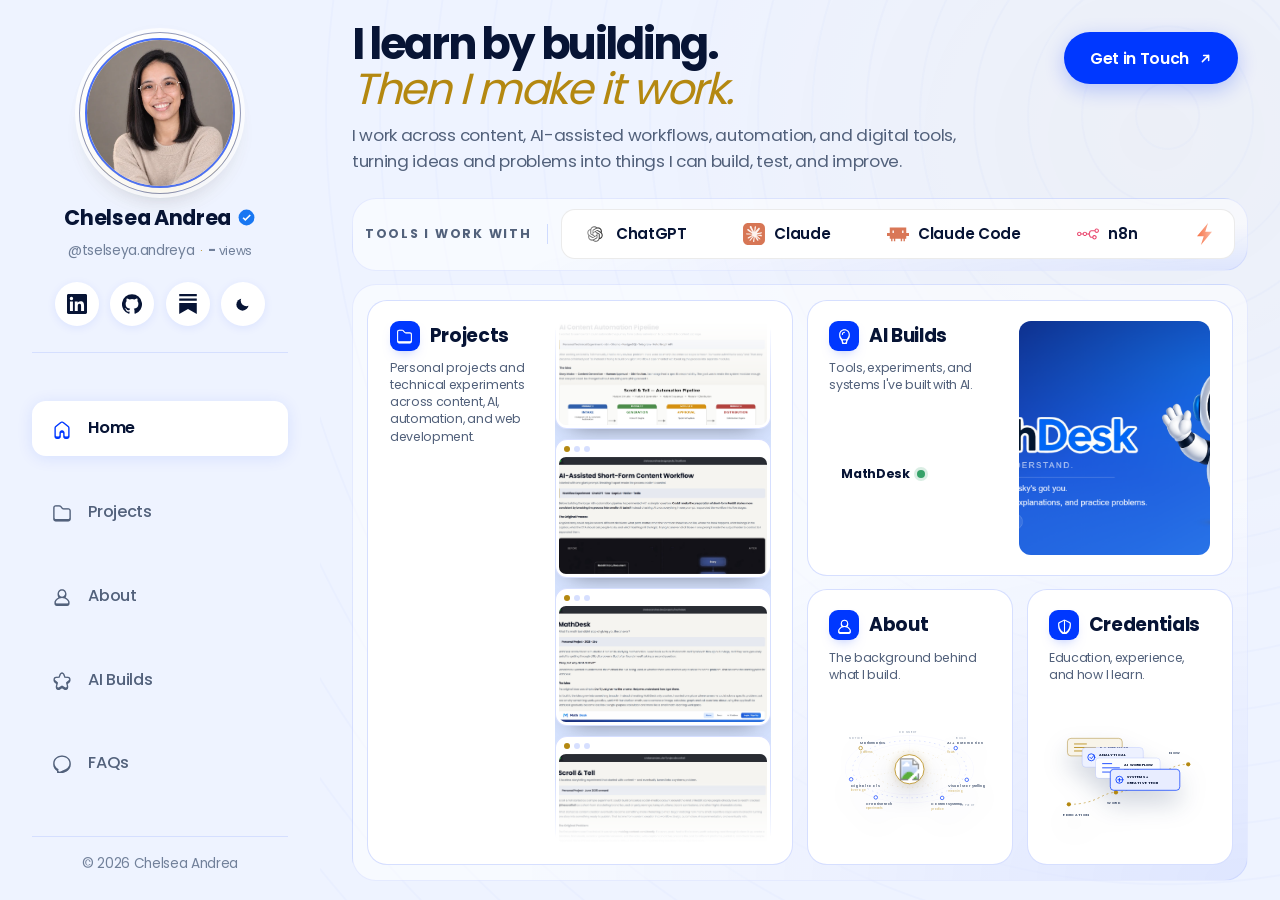
<file: index.html>
<!DOCTYPE html>
<html lang="en" data-theme="light">
<head>
<meta charset="UTF-8" />
<meta name="viewport" content="width=device-width, initial-scale=1.0, viewport-fit=cover" />
<title>Chelsea Andrea Dominguez | AI Workflow Designer</title>
<meta name="description" content="AI Workflow Designer building AI workflows, n8n automation, content systems, and personal software projects." />
<meta name="author" content="Chelsea Andrea Dominguez" />
<link rel="canonical" href="https://tselseya.github.io/chelseaandrea-dominguez/" />
<meta property="og:title" content="Chelsea Andrea Dominguez | AI Workflow Designer" />
<meta property="og:description" content="AI workflows, n8n automation, content systems, and personal software projects by Chelsea Andrea Dominguez." />
<meta property="og:type" content="website" />
<meta property="og:url" content="https://tselseya.github.io/chelseaandrea-dominguez/" />
<meta property="og:site_name" content="Chelsea Andrea Dominguez" />
<meta property="og:image" content="https://tselseya.github.io/chelseaandrea-dominguez/preview.jpg" />
<meta property="og:image:alt" content="Chelsea Andrea Dominguez | AI Workflow Designer" />
<meta property="og:image:type" content="image/jpeg" />
<meta property="og:image:width" content="1200" />
<meta property="og:image:height" content="630" />
<meta name="twitter:card" content="summary_large_image" />
<meta name="twitter:title" content="Chelsea Andrea Dominguez | AI Workflow Designer" />
<meta name="twitter:description" content="AI workflows, n8n automation, content systems, and personal software projects by Chelsea Andrea Dominguez." />
<meta name="twitter:image" content="https://tselseya.github.io/chelseaandrea-dominguez/preview.jpg" />
<meta name="twitter:image:alt" content="Chelsea Andrea Dominguez | AI Workflow Designer" />
<link rel="icon" href="favicon.png" />
<link rel="apple-touch-icon" href="favicon.png" />

<script>
(function(){try{var t=localStorage.getItem('portfolio-theme');if(t==='dark'||t==='light'){document.documentElement.setAttribute('data-theme',t);}}catch(e){}})();
</script>

<script src="https://cdn.jsdelivr.net/npm/gsap@3.13.0/dist/gsap.min.js" async></script>

<style>
@font-face{font-family:'Poppins';font-style:normal;font-weight:400;font-display:swap;src:url('./fonts/Poppins-Regular.woff2')format('woff2'),url('https://cdn.jsdelivr.net/gh/Tselseya/chelseaandrea-dominguez@main/fonts/Poppins-Regular.woff2')format('woff2')}
@font-face{font-family:'Poppins';font-style:normal;font-weight:500;font-display:swap;src:url('./fonts/Poppins-Medium.woff2')format('woff2'),url('https://cdn.jsdelivr.net/gh/Tselseya/chelseaandrea-dominguez@main/fonts/Poppins-Medium.woff2')format('woff2')}
@font-face{font-family:'Poppins';font-style:normal;font-weight:600;font-display:swap;src:url('./fonts/Poppins-SemiBold.woff2')format('woff2'),url('https://cdn.jsdelivr.net/gh/Tselseya/chelseaandrea-dominguez@main/fonts/Poppins-SemiBold.woff2')format('woff2')}
@font-face{font-family:'Poppins';font-style:normal;font-weight:700;font-display:swap;src:url('./fonts/Poppins-Bold.woff2')format('woff2'),url('https://cdn.jsdelivr.net/gh/Tselseya/chelseaandrea-dominguez@main/fonts/Poppins-Bold.woff2')format('woff2')}

:root{
  --bg:#070b14;--surface:#0b1120;--surface2:#111c32;--surface3:#182238;
  --text:#edf0f6;--muted:rgba(237,240,246,.66);--dim:rgba(237,240,246,.42);
  --border:rgba(214,227,255,.18);--border-strong:rgba(214,227,255,.24);
  --accent:#0038ff;--accent2:#d4af37;--powder:#d6e3ff;
  --verified:#1877F2;
  --radius:20px;--ease:cubic-bezier(.22,1,.36,1);
  --chrome-bg:#1c1f26;--chrome-border:rgba(255,255,255,.08);
  --outer-bg:rgba(214,227,255,.028);--outer-border:rgba(214,227,255,.09);
  --sidebar-width:320px;
  --sidebar-divider:rgba(214,227,255,.10);
  --sidebar-active-bg:var(--surface3);
  --sidebar-active-shadow:0 2px 12px rgba(0,0,0,.35);
  --sidebar-icon-color:var(--muted);
  --social-btn-bg:var(--surface2);
  --social-btn-shadow:0 2px 8px rgba(0,0,0,.25);
  --card-hover-shadow:0 24px 60px -22px rgba(0,0,0,.6), 0 8px 24px -12px rgba(0,0,0,.4);
  --frame-tint:radial-gradient(ellipse 120% 95% at 100% 100%, rgba(0,56,255,.20), transparent 68%);
  --label-color:var(--powder);
}
[data-theme="light"]{
  --bg:#eef3ff;--surface:#fff;--surface2:#d6e3ff;--surface3:#e6ecff;
  --text:#071435;--muted:#52617b;--dim:#71809a;
  --border:rgba(0,56,255,.16);--border-strong:rgba(0,56,255,.24);
  --accent:#0038ff;--accent2:#b48810;
  --chrome-bg:#e8e8ec;--chrome-border:rgba(0,0,0,.08);
  --outer-bg:rgba(255,255,255,.55);--outer-border:rgba(0,56,255,.08);
  --sidebar-divider:rgba(0,56,255,.10);
  --sidebar-active-bg:#ffffff;
  --sidebar-active-shadow:0 2px 16px rgba(0,56,255,.10);
  --social-btn-bg:#ffffff;
  --social-btn-shadow:0 2px 10px rgba(0,56,255,.08);
  --card-hover-shadow:0 24px 60px -22px rgba(0,56,255,.22), 0 8px 24px -12px rgba(0,56,255,.12);
  --frame-tint:radial-gradient(ellipse 120% 95% at 100% 100%, rgba(0,56,255,.10), transparent 68%);
  --label-color:var(--accent2);
}
*{margin:0;padding:0;box-sizing:border-box}
html{font-size:16px;scroll-behavior:smooth}
body{font-family:'Poppins',system-ui,sans-serif;background:var(--bg);color:var(--text);line-height:1.6;display:flex;min-height:100dvh;overflow:hidden;letter-spacing:-.02em;font-size:1rem}

.slab__1{opacity:1}
.slab__2{opacity:.32}

@keyframes page-fadein { from { opacity: 0 } to { opacity: 1 } }
body { animation: page-fadein .22s cubic-bezier(.22,1,.36,1) both; }

::view-transition-old(root),::view-transition-new(root){animation:none;mix-blend-mode:normal}
::view-transition-old(root){z-index:1}
::view-transition-new(root){z-index:2}
html[data-theme-sweep]::view-transition-new(root){animation:theme-sweep 1.2s cubic-bezier(.55,0,.15,1) both}
@keyframes theme-sweep{
  from{clip-path:circle(0px at var(--sweep-x,50%) var(--sweep-y,50%))}
  to{clip-path:circle(var(--sweep-r,150vmax) at var(--sweep-x,50%) var(--sweep-y,50%))}
}

.cursor-ring{position:fixed;top:0;left:0;width:36px;height:36px;display:block;border:1.5px solid #fff;border-radius:50%;background:transparent!important;mix-blend-mode:difference;pointer-events:none;z-index:9999;opacity:0;will-change:transform}
@media (hover:none),(pointer:coarse){.cursor-ring{display:none!important}}

[data-reveal]{opacity:0;transform:translateY(14px);transition:opacity .38s cubic-bezier(.22,1,.36,1),transform .38s cubic-bezier(.22,1,.36,1)}
[data-reveal].is-revealed{opacity:1;transform:none}

.outer-frame--page{position:relative}
.outer-frame--page::before,
.outer-frame--page::after{
  content:"";
  position:absolute;
  left:0;right:0;
  height:90px;
  pointer-events:none;
  z-index:8;
  opacity:0;
  transition:opacity .12s ease;
}
.outer-frame--page::before{
  top:1px;
  background:linear-gradient(to bottom, var(--bg) 0%, var(--bg) 22%, color-mix(in srgb, var(--bg) 70%, transparent) 60%, transparent 100%);
}
.outer-frame--page::after{
  bottom:1px;
  background:linear-gradient(to top, var(--bg) 0%, var(--bg) 22%, color-mix(in srgb, var(--bg) 70%, transparent) 60%, transparent 100%);
}
.outer-frame--page.has-top-fade::before{opacity:1}
.outer-frame--page.has-bottom-fade::after{opacity:1}

.bento__card:hover .bento__icon{transform:translateY(-2px) rotate(-4deg)}
.bento__arrow{position:absolute;top:14px;right:16px;color:var(--accent2);opacity:0;transform:translate(-4px,4px);transition:opacity .18s var(--ease),transform .45s cubic-bezier(.34,1.56,.64,1);pointer-events:none;z-index:2}
.bento__card:hover .bento__arrow{opacity:1;transform:none}

.ricon__whole{transform-box:fill-box;transform-origin:center;transition:transform .3s cubic-bezier(.34,1.56,.64,1)}
.sidebar-nav a:hover .ricon__whole{transform:translateY(-1.5px) rotate(-6deg) scale(1.08)}

.tg{display:block;overflow:hidden;transform:rotate(0);transition:transform .6s cubic-bezier(.34,1.56,.64,1)}
.tg__cut,.tg__disc,.tg__rays{transform-box:fill-box;transform-origin:center;transition:transform .6s cubic-bezier(.34,1.56,.64,1),opacity .3s var(--ease)}
.tg__cut{fill:var(--tg-bg,var(--surface));transform:translate(4.5px,-4.5px)}
.tg__rays{opacity:0;transform:rotate(-60deg) scale(.55)}
.tg[data-theme="dark"]{transform:rotate(90deg)}
.tg[data-theme="dark"] .tg__cut{transform:translate(16px,-16px)}
.tg[data-theme="dark"] .tg__disc{transform:scale(.66)}
.tg[data-theme="dark"] .tg__rays{opacity:1;transform:none}
.theme-toggle{--tg-bg:var(--surface)}

@keyframes marquee{from{transform:translateX(0)}to{transform:translateX(-50%)}}
@keyframes bento-drift-up{from{transform:translateY(0)}to{transform:translateY(-50%)}}
@keyframes galleryLTR{from{transform:translateX(calc(-50% - 1rem))}to{transform:translateX(0)}}

.bento__reel{overflow:hidden;border-radius:14px;-webkit-mask-image:linear-gradient(to bottom,transparent,#000 12%,#000 88%,transparent);mask-image:linear-gradient(to bottom,transparent,#000 12%,#000 88%,transparent)}
.bento__reel-track{display:flex;flex-direction:column;gap:10px;animation:bento-drift-up 22s linear infinite;animation-play-state:paused}
.bento__card:hover .bento__reel-track{animation-play-state:running}
.bento__shot{display:block;flex:none;padding:18px 4px 4px;border-radius:12px;overflow:hidden;position:relative;background:var(--surface);box-shadow:inset 0 0 0 1px var(--border),0 10px 24px -16px rgba(0,0,0,.6)}
.bento__shot::before{content:"";position:absolute;top:7px;left:9px;width:6px;height:6px;border-radius:50%;background:var(--accent2);box-shadow:10px 0 0 var(--border),20px 0 0 var(--border)}
.bento__shot img{display:block;width:100%;aspect-ratio:16/9;object-fit:cover;object-position:top;border-radius:7px}

.modal-browser-chrome{height:46px;display:flex;align-items:center;gap:12px;padding:0 12px 0 14px;background:var(--chrome-bg);border-bottom:1px solid var(--chrome-border);flex:0 0 auto}
.modal-traffic{display:flex;gap:8px;flex:0 0 auto}
.modal-traffic i{width:12px;height:12px;border-radius:50%;display:block;box-shadow:inset 0 0 0 1px rgba(0,0,0,.1)}
.modal-traffic i:nth-child(1){background:#ff5f57}
.modal-traffic i:nth-child(2){background:#febc2e}
.modal-traffic i:nth-child(3){background:#28c840}
.modal-url{flex:1 1 auto;min-width:0;padding:6px 18px;background:rgba(0,0,0,.05);border:1px solid var(--chrome-border);border-radius:8px;font-size:.86rem;color:var(--muted);text-align:center;white-space:nowrap;overflow:hidden;text-overflow:ellipsis;font-weight:500}
[data-theme="dark"] .modal-url{background:rgba(255,255,255,.06)}
.modal-external-btn,.modal-close--chrome{flex:0 0 auto;width:32px;height:32px;border-radius:50%;background:transparent;border:1px solid transparent;color:var(--muted);display:grid;place-items:center;cursor:pointer;padding:0;text-decoration:none;transition:background .2s var(--ease),transform .25s var(--ease),border-color .2s,color .2s}
.modal-external-btn:hover,.modal-close--chrome:hover{background:rgba(0,0,0,.08);color:var(--text);border-color:rgba(0,0,0,.08)}
[data-theme="dark"] .modal-external-btn:hover,[data-theme="dark"] .modal-close--chrome:hover{background:rgba(255,255,255,.08);color:var(--text);border-color:rgba(255,255,255,.08)}
.modal-external-btn svg,.modal-close--chrome svg{width:14px;height:14px;stroke:currentColor;stroke-width:2.2;fill:none;stroke-linecap:round;stroke-linejoin:round}
.modal-external-btn[hidden]{display:none}

.modal-close--floating{position:fixed;top:clamp(20px,2.4vw,40px);right:clamp(20px,2.4vw,40px);width:52px;height:52px;border-radius:50%;background:rgba(28,32,44,.85);border:1px solid rgba(255,255,255,.14);color:#fff;display:none;place-items:center;z-index:1002;cursor:pointer;backdrop-filter:blur(10px);-webkit-backdrop-filter:blur(10px);transition:background .25s,transform .25s var(--ease),border-color .25s;padding:0}
.modal-close--floating:hover{background:rgba(40,46,62,.95);transform:scale(1.06);border-color:rgba(255,255,255,.24)}
.modal-close--floating svg{width:22px;height:22px;stroke:currentColor;stroke-width:2.2;fill:none;stroke-linecap:round}
.modal-overlay.gallery-mode .modal-close--floating{display:grid}

.projects-hint{position:absolute;top:0;left:50%;transform:translate(-50%,-50%);z-index:3;display:inline-flex;align-items:center;gap:6px;padding:6px 14px 6px 10px;border-radius:999px;font-size:.72rem;font-weight:700;letter-spacing:.14em;text-transform:uppercase;color:var(--text);background:var(--surface);border:1px solid var(--border);box-shadow:0 8px 20px -12px rgba(0,0,0,.6),0 0 0 6px var(--bg);white-space:nowrap;pointer-events:none}
.projects-hint::before{content:"";width:8px;height:8px;border-radius:50%;background:var(--accent2);box-shadow:0 0 8px rgba(212,175,55,.6)}

@media (prefers-reduced-motion:reduce){
  *,*::before,*::after{animation-duration:.01ms!important;animation-iteration-count:1!important;transition-duration:.01ms!important}
  body{animation:none;opacity:1}
  [data-reveal]{opacity:1;transform:none}
  .cursor-ring{display:none!important}
  .bento__reel-track,.tools-marquee__track,.gallery-track{animation:none!important}
}
:root[data-perf="mid"] *,:root[data-perf="low"] *,
:root[data-perf="mid"] *::before,:root[data-perf="low"] *::before,
:root[data-perf="mid"] *::after,:root[data-perf="low"] *::after{backdrop-filter:none!important;-webkit-backdrop-filter:none!important}
:root[data-perf="low"] .cursor-ring{display:none!important}
:root[data-perf="low"] .bento__reel-track,
:root[data-perf="low"] .tools-marquee__track,
:root[data-perf="low"] .gallery-track{animation:none!important}

.sidebar{position:fixed;top:0;left:0;width:var(--sidebar-width);height:100dvh;padding:2.4rem 2rem 1.6rem;display:flex;flex-direction:column;z-index:100}
.sidebar-top{display:flex;flex-direction:column;align-items:stretch;flex:0 0 auto}
.sidebar-brand{display:flex;flex-direction:column;align-items:center;text-align:center;margin-bottom:1.4rem}
.sidebar-avatar{position:relative;width:150px;height:150px;border-radius:0;overflow:visible;background:none;display:grid;place-items:center;margin:0 0 .8rem;flex-shrink:0}
.sidebar-avatar .avatar-fallback{position:absolute;inset:0;display:grid;place-items:center;z-index:0;font-weight:800;color:var(--powder);font-size:2.2rem;background:linear-gradient(145deg,var(--accent),#001b91);border-radius:50%;opacity:.35}
.sidebar-avatar img{position:relative;z-index:1;width:100%;height:100%;object-fit:cover;object-position:center top;display:block;border-radius:50%;-webkit-mask-image:radial-gradient(circle at 50% 35%,#000 55%,transparent 92%);mask-image:radial-gradient(circle at 50% 35%,#000 55%,transparent 92%)}
.sidebar-brand-text{display:flex;flex-direction:column;align-items:center;gap:.2rem}
.sidebar-name{font-size:1.3rem;font-weight:700;color:var(--text);display:inline-flex;align-items:center;gap:.35rem}
.sidebar-meta{display:block;font-size:.92rem;color:var(--dim);margin-top:.2rem}
.verified-badge{width:19px;height:19px;display:inline-block;vertical-align:-2px;flex-shrink:0}
.sidebar-social{display:flex;justify-content:center;align-items:center;gap:.7rem;margin-top:0;flex-wrap:wrap}
.sidebar-social a,.theme-toggle{color:var(--text);display:inline-flex;align-items:center;justify-content:center;width:44px;height:44px;border-radius:50%;background:var(--social-btn-bg);border:none;box-shadow:var(--social-btn-shadow);cursor:pointer;transition:transform .25s var(--ease),background .35s,box-shadow .35s,color .25s}
.sidebar-social a:hover,.theme-toggle:hover{transform:translateY(-3px);color:var(--accent);box-shadow:0 4px 14px rgba(0,56,255,.15)}
.account-icon{width:20px;height:20px;display:block}
.sidebar-divider{height:1px;background:var(--sidebar-divider);margin:1.6rem 0 1.2rem;border:none;width:100%}
.sidebar-nav{flex:1 1 auto;display:flex;flex-direction:column;min-height:0;padding:0}
.sidebar-nav ul{list-style:none;display:flex;flex-direction:column;justify-content:space-evenly;flex:1;min-height:0;gap:0;margin:0;padding:0}
.sidebar-nav a{display:flex;align-items:center;gap:.95rem;padding:.9rem 1.2rem;border-radius:14px;font-size:1.02rem;font-weight:500;color:var(--muted);text-decoration:none;cursor:pointer;transition:background .25s,color .25s,box-shadow .25s,transform .25s}
.sidebar-nav a:hover{color:var(--text);background:rgba(128,128,128,.06);transform:translateX(2px)}
.sidebar-nav a.active{background:var(--sidebar-active-bg);color:var(--text);box-shadow:var(--sidebar-active-shadow);font-weight:600}
.sidebar-nav a.active .nav-icon{color:var(--accent)}
.sidebar-nav .nav-icon{width:22px;height:22px;display:inline-flex;align-items:center;justify-content:center;flex-shrink:0;color:var(--sidebar-icon-color);transition:color .25s}
.sidebar-nav .nav-icon svg{width:20px;height:20px;display:block;fill:currentColor;stroke:none}
.sidebar-footer{flex:0 0 auto;font-size:.85rem;color:var(--dim);text-align:center;padding-top:1rem;border-top:1px solid var(--sidebar-divider);margin-top:1rem}

.main{margin-left:var(--sidebar-width);flex:1;height:100dvh;overflow:hidden;padding:1.4rem 2rem 1.2rem;display:flex;flex-direction:column;position:relative;background:var(--bg)}
.page{display:none;flex:1;min-height:0;overflow-y:auto;scrollbar-width:none}
.page::-webkit-scrollbar{display:none}
.page.active{display:block;animation:pageIn .5s var(--ease)}
@keyframes pageIn{from{opacity:0;transform:translateY(14px)}to{opacity:1;transform:none}}
.hero-cta{position:fixed;top:2rem;right:2.6rem;z-index:150;display:inline-flex;align-items:center;gap:.55rem;padding:.85rem 1.6rem;border-radius:999px;font-family:'Poppins',sans-serif;font-size:.98rem;font-weight:600;text-decoration:none;cursor:pointer;border:none;background:#ffffff;color:var(--accent);box-shadow:0 6px 20px rgba(0,0,0,.28);transition:transform .25s var(--ease),box-shadow .25s var(--ease)}
.hero-cta:hover{transform:translateY(-2px);box-shadow:0 10px 26px rgba(0,0,0,.35)}
[data-theme="light"] .hero-cta{background:var(--accent);color:#ffffff;box-shadow:0 6px 20px rgba(0,56,255,.24)}
.hero-cta svg{width:15px;height:15px;flex-shrink:0}
.hero-cta.hidden{display:none}

.outer-frame{background:var(--frame-tint),var(--outer-bg);border:1px solid var(--outer-border);border-radius:24px;padding:1rem 1.15rem;display:flex;flex-direction:column;min-height:0;flex:1 1 auto;overflow:hidden}

.page-home{display:none;flex-direction:column;height:100%;min-height:0;overflow:hidden;padding-bottom:0}
.page-home.active{display:flex}
.home-hero{flex:0 0 auto;padding:0 210px 0 0;margin-bottom:.85rem}
.home-hero .tagline{font-size:clamp(2.5rem,3.4vw,3.6rem);font-weight:700;line-height:1.02;letter-spacing:-.055em;margin-bottom:.7rem;max-width:820px}
.home-hero .tagline em{font-style:italic;color:var(--accent2);font-weight:400}
.home-hero .sub-line{font-size:1.05rem;color:var(--muted);font-weight:300;max-width:640px;line-height:1.55;margin-bottom:.6rem}

.outer-frame--tools{padding:.65rem .75rem;flex:0 0 auto;margin-bottom:.85rem}
.outer-frame--bento{flex:1 1 auto;padding:.9rem}
.tools-strip{display:flex;align-items:center;gap:.85rem}
.tools-label{flex:0 0 auto;font-size:.78rem;font-weight:700;letter-spacing:.14em;text-transform:uppercase;color:var(--muted);white-space:nowrap;padding-right:.95rem;border-right:1px solid var(--border)}
.tools-frame{flex:1 1 auto;min-width:0;border:1.5px solid rgba(0,0,0,.08);border-radius:14px;background:#ffffff;padding:12px 8px;overflow:hidden}
.tools-marquee{position:relative;overflow:hidden;-webkit-mask-image:linear-gradient(90deg,transparent 0,#000 6%,#000 94%,transparent 100%);mask-image:linear-gradient(90deg,transparent 0,#000 6%,#000 94%,transparent 100%)}
.tools-marquee__track{display:flex;align-items:center;gap:3.5rem;width:max-content;animation:marquee 55s linear infinite;padding:0 14px}
.tools-marquee:hover .tools-marquee__track{animation-play-state:paused}
.tools-marquee__item{display:inline-flex;align-items:center;gap:.6rem;flex-shrink:0;font-size:.95rem;font-weight:600;color:#071435;white-space:nowrap}
.tools-marquee__img{width:22px;height:22px;object-fit:contain;display:block}

.bento{display:grid;grid-template-columns:repeat(4,minmax(0,1fr));grid-template-rows:repeat(2,minmax(0,1fr));gap:.85rem;flex:1 1 auto;min-height:0}
.bento__card{background:var(--surface);border:1px solid var(--border);border-radius:var(--radius);padding:1.25rem 1.35rem;display:flex;flex-direction:column;cursor:pointer;text-decoration:none;color:inherit;overflow:hidden;position:relative;transition:transform .3s var(--ease),border-color .25s,background .35s,box-shadow .35s var(--ease)}
.bento__card:hover{transform:translateY(-4px);border-color:var(--accent);box-shadow:var(--card-hover-shadow)}
.bento__card--projects{grid-column:1/span 2;grid-row:1/span 2;display:grid;grid-template-columns:minmax(0,2fr) minmax(0,3fr);column-gap:1.35rem;align-items:stretch}
.bento__projects-text{position:relative;display:flex;flex-direction:column;align-items:flex-start;min-width:0}
.bento__card--projects .bento__arrow{top:0;right:0}
.bento__card--projects .bento__media{margin-top:0;height:100%;min-height:0;width:100%}

.bento__card--ai{grid-column:3/span 2;grid-row:1;display:grid;grid-template-columns:minmax(0,1fr) minmax(0,1.1fr);column-gap:1rem;align-items:stretch}
.bento__ai-text{display:flex;flex-direction:column;align-items:flex-start;min-width:0;z-index:2;height:100%}
.bento__ai-text .bento__desc{margin-bottom:0}
.bento__card--ai .live-product{position:static;margin-top:auto;margin-bottom:auto;align-self:flex-start;display:inline-flex;align-items:center;gap:7px;padding:6px 12px;border-radius:999px;background:rgba(7,11,20,.72);backdrop-filter:blur(8px);color:#fff;font-size:.78rem;font-weight:700}

.bento__card--about{grid-column:3;grid-row:2}
.bento__card--credentials{grid-column:4;grid-row:2}

.bento__label{display:flex;align-items:center;gap:.6rem;font-size:1.18rem;font-weight:700;color:var(--text);margin-bottom:.35rem}
.bento__icon{width:30px;height:30px;border-radius:9px;background:var(--accent);color:#ffffff;display:inline-flex;align-items:center;justify-content:center;flex-shrink:0;box-shadow:0 6px 14px -8px rgba(0,56,255,.55);transition:transform .45s cubic-bezier(.34,1.56,.64,1)}
.bento__icon svg{width:17px;height:17px;display:block;fill:currentColor}
.bento__desc{font-size:.78rem;color:var(--muted);font-weight:300;line-height:1.38;margin-top:.15rem}
.bento__media{flex:1 1 auto;min-height:0;margin-top:.85rem;border-radius:12px;overflow:hidden;background:var(--surface2);display:flex;align-items:center;justify-content:center}
.bento__media img{width:100%;height:100%;object-fit:cover;display:block}
.bento__card--ai .bento__media{margin:0;border-radius:12px;width:100%;height:100%;min-height:120px;background:var(--surface2);overflow:hidden}
.bento__card--ai .bento__media img{object-fit:cover;width:100%;height:100%}
[data-theme="light"] .live-product{background:rgba(255,255,255,.88);color:#071435}
.live-product span{width:8px;height:8px;border-radius:50%;background:#36a269;box-shadow:0 0 0 3px rgba(54,162,105,.18)}

.bento__card--about,
.bento__card--credentials{display:grid;grid-template-rows:auto auto minmax(0,1fr);align-content:stretch}
.bento__card--about .bento__media,
.bento__card--credentials .bento__media{min-height:0;height:auto;background:var(--surface2);position:relative;margin-top:.75rem}
.bento__card--about .bento__media::after,
.bento__card--credentials .bento__media::after{
  content:"";position:absolute;inset:0;pointer-events:none;
  background:
    radial-gradient(circle at 30% 40%, color-mix(in srgb, var(--accent) 10%, transparent), transparent 60%),
    radial-gradient(circle at 70% 60%, color-mix(in srgb, var(--accent2) 8%, transparent), transparent 60%);
}
.bento__card--about .bento__media,
.bento__card--credentials .bento__media{
  background:transparent;
  border:0;
  overflow:visible;
}
.bento__card--about .bento__media::before,
.bento__card--credentials .bento__media::before{
  content:"";display:none;
}
.bento__card--about .bento__media::after,
.bento__card--credentials .bento__media::after{display:none}

.bento__card--about .bento__media--about{display:block;position:relative;isolation:isolate;overflow:visible;padding:0;background:transparent;border:0}
.bento__card--about .bento__media--about::after{z-index:0}
.idea-constellation{position:absolute;inset:0;width:100%;height:100%;z-index:1;overflow:visible;color:var(--text)}
.idea-constellation{filter:drop-shadow(0 12px 13px rgba(0,25,80,.17))}
.idea-constellation__grid{fill:none;stroke:var(--border);stroke-width:.8;opacity:.42}
.idea-constellation__orbit{fill:none;stroke:var(--accent);stroke-width:1;stroke-dasharray:3 7;opacity:.28;transform-box:fill-box;transform-origin:center;transition:opacity .45s var(--ease),stroke-dashoffset .9s var(--ease)}
.idea-constellation__orbit--inner{stroke:var(--accent2);opacity:.22}
.idea-constellation__link{stroke:var(--accent2);stroke-width:1.1;stroke-dasharray:2 5;opacity:.16;transition:opacity .35s var(--ease),stroke-width .35s var(--ease)}
.idea-constellation__core{fill:var(--surface);stroke:var(--accent2);stroke-width:1.5;filter:drop-shadow(0 0 8px color-mix(in srgb,var(--accent2) 26%,transparent));transform-box:fill-box;transform-origin:center;transition:stroke-width .35s var(--ease)}
.idea-constellation__core-mark{fill:var(--accent2);opacity:.9}
.idea-constellation__core-logo{pointer-events:none}
.idea-constellation__node{cursor:default;transform-box:fill-box;transform-origin:center;transition:transform .45s var(--ease)}
.idea-constellation__node-dot{fill:var(--surface);stroke:var(--accent);stroke-width:1.35;transition:fill .3s var(--ease),stroke .3s var(--ease),r .3s var(--ease)}
.idea-constellation__node-label{fill:var(--muted);font-family:'Poppins',system-ui,sans-serif;font-size:7.5px;font-weight:600;letter-spacing:.02em;transition:fill .3s var(--ease),opacity .3s var(--ease)}
.idea-constellation__node-meta{fill:var(--accent2);font-family:'Poppins',system-ui,sans-serif;font-size:5.7px;font-weight:500;opacity:.55;transition:opacity .3s var(--ease)}
.idea-constellation__stage{fill:var(--dim);font-family:'Poppins',system-ui,sans-serif;font-size:5.8px;font-weight:600;letter-spacing:.14em;text-transform:uppercase;opacity:.55;transition:fill .3s var(--ease),opacity .3s var(--ease)}
.idea-constellation__hint{position:absolute;right:10px;bottom:8px;z-index:2;color:var(--dim);font-size:.58rem;letter-spacing:.06em;text-transform:uppercase;opacity:.72;transition:opacity .3s var(--ease)}
.bento__card--about:hover .idea-constellation__orbit{opacity:.58;stroke-dashoffset:-28}
.bento__card--about:hover .idea-constellation__link{opacity:.46}
.bento__card--about:hover .idea-constellation__core{stroke-width:2;animation:constellationCoreRotate 8s linear infinite}
.bento__card--about:hover .idea-constellation__hint{opacity:0}
.idea-constellation__node:hover,.idea-constellation__node.is-active{transform:scale(1.12)}
.idea-constellation__node:hover .idea-constellation__node-dot,.idea-constellation__node.is-active .idea-constellation__node-dot{fill:var(--accent);stroke:var(--powder);r:5}
.idea-constellation__node:hover .idea-constellation__node-label,.idea-constellation__node.is-active .idea-constellation__node-label{fill:var(--text)}
.idea-constellation__node:hover .idea-constellation__node-meta,.idea-constellation__node.is-active .idea-constellation__node-meta{opacity:1}
.idea-constellation__node[data-stage="notice"] .idea-constellation__node-dot{stroke:var(--accent2)}
.bento__card--about.is-constellation-active .idea-constellation__node[data-node="mathematics"]{animation:constellationFloat 3.4s ease-in-out infinite}
.bento__card--about.is-constellation-active .idea-constellation__node[data-node="ai"]{animation:constellationFloat 3.8s .15s ease-in-out infinite}
.bento__card--about.is-constellation-active .idea-constellation__node[data-node="tools"]{animation:constellationFloat 4.1s .28s ease-in-out infinite}
.bento__card--about.is-constellation-active .idea-constellation__node[data-node="storytelling"]{animation:constellationFloat 3.6s .42s ease-in-out infinite}
.bento__card--about.is-constellation-active .idea-constellation__node[data-node="creative"]{animation:constellationFloat 4.4s .2s ease-in-out infinite}
.bento__card--about.is-constellation-active .idea-constellation__node[data-node="content"]{animation:constellationFloat 3.9s .34s ease-in-out infinite}
@keyframes constellationFloat{0%,100%{translate:0 0}50%{translate:0 -2px}}
@keyframes constellationCoreRotate{from{transform:perspective(320px) rotateY(0deg)}to{transform:perspective(320px) rotateY(360deg)}}
@media(prefers-reduced-motion:reduce){.bento__card--about.is-constellation-active .idea-constellation__node{animation:none!important}.idea-constellation__orbit{transition:none}.bento__card--about:hover .idea-constellation__core{animation:none!important}}

.credentials-stack{position:absolute;inset:4% 2% 0;width:96%;height:96%;overflow:visible;filter:drop-shadow(0 13px 12px rgba(0,25,80,.18));transform-origin:50% 72%;transition:transform .65s var(--ease),filter .65s var(--ease)}
.credentials-stack__line{fill:none;stroke:var(--accent2);stroke-width:1.25;stroke-dasharray:3 4;opacity:.62}
.credentials-stack__stage{fill:var(--accent2);font-family:'Poppins',system-ui,sans-serif;font-size:5.1px;font-weight:700;letter-spacing:.1em}
.credentials-stack__stage text{fill:var(--muted)}
.credentials-stack__tag{transform-box:fill-box;transform-origin:center;transition:transform .55s var(--ease),opacity .45s var(--ease)}
.credentials-stack__tag--gold{transform:translate(22px,26px)}
.credentials-stack__tag--blue{transform:translate(43px,39px)}
.credentials-stack__tag--ink{transform:translate(62px,54px)}
.credentials-stack__tag--current{transform:translate(83px,70px)}
.credentials-stack__tag rect{fill:var(--surface);stroke:var(--border);stroke-width:1}
.credentials-stack__tag path,.credentials-stack__tag circle{fill:none;stroke:var(--accent);stroke-width:1.2;stroke-linecap:round;stroke-linejoin:round}
.credentials-stack__tag text{fill:var(--text);font-family:'Poppins',system-ui,sans-serif;font-size:5.1px;font-weight:700;letter-spacing:.02em}
.credentials-stack__tag--gold rect{stroke:color-mix(in srgb,var(--accent2) 62%,var(--border));fill:color-mix(in srgb,var(--accent2) 9%,var(--surface))}
.credentials-stack__tag--gold path{stroke:var(--accent2)}
.credentials-stack__tag--blue rect{fill:color-mix(in srgb,var(--accent) 7%,var(--surface))}
.credentials-stack__tag--ink rect{fill:color-mix(in srgb,var(--powder) 8%,var(--surface))}
.credentials-stack__tag--current rect{stroke:var(--accent);fill:color-mix(in srgb,var(--accent) 9%,var(--surface))}
.bento__card--credentials:hover .credentials-stack{transform:perspective(500px) rotateX(5deg) rotateY(-5deg) translateY(-3px);filter:drop-shadow(0 18px 15px rgba(0,25,80,.25))}
.bento__card--credentials:hover .credentials-stack__tag--gold{transform:translate(0px,6px) rotate(-9deg)}
.bento__card--credentials:hover .credentials-stack__tag--blue{transform:translate(33px,29px) rotate(-3deg)}
.bento__card--credentials:hover .credentials-stack__tag--ink{transform:translate(70px,61px) rotate(3deg)}
.bento__card--credentials:hover .credentials-stack__tag--current{transform:translate(105px,84px) rotate(9deg)}
@media(prefers-reduced-motion:reduce){.bento__card--credentials:hover .credentials-stack,.bento__card--credentials:hover .credentials-stack__tag{transform:none!important;transition:none}}

.section-label{font-size:.82rem;font-weight:700;letter-spacing:.18em;text-transform:uppercase;color:var(--label-color);margin-bottom:.45rem}
.section-title{font-size:clamp(2.4rem,3.8vw,3.6rem);font-weight:700;line-height:1.02;letter-spacing:-.05em;margin-bottom:.7rem}
.section-title em{font-style:italic;color:var(--accent2);font-weight:400}
.section-desc{font-size:1rem;color:var(--muted);max-width:720px;margin-bottom:1rem;font-weight:300;line-height:1.55}

.page-projects{display:none;flex-direction:column;height:100%;min-height:0;overflow:hidden}
.page-projects.active{display:flex;animation:pageIn .5s var(--ease)}
.projects-head{flex:0 0 auto;padding-right:210px}
.projects-head .section-title{margin-bottom:.4rem}
.projects-head .section-desc{margin-bottom:.7rem}
.outer-frame--filter{padding:.65rem .75rem;flex:0 0 auto;margin-bottom:1.6rem}
.filter-bar{display:flex;align-items:center;gap:.85rem;min-height:44px}
.filter-title{flex:0 0 auto;font-size:.78rem;font-weight:700;letter-spacing:.14em;text-transform:uppercase;color:var(--muted);white-space:nowrap;padding-right:.95rem;border-right:1px solid var(--border)}
.filter-chips{flex:1 1 auto;min-width:0;display:flex;gap:.4rem;align-items:center;overflow-x:auto;scrollbar-width:none;-ms-overflow-style:none}
.filter-chips::-webkit-scrollbar{display:none}
.filter-chip{border:1px solid var(--border);background:transparent;color:var(--muted);border-radius:999px;padding:.35rem .85rem;font-family:'Poppins',sans-serif;font-size:.78rem;font-weight:500;cursor:pointer;transition:all .2s var(--ease);white-space:nowrap;flex-shrink:0;line-height:1.4}
.filter-chip:hover,.filter-chip.active{background:var(--accent);border-color:var(--accent);color:#fff}
.outer-frame--grid{flex:1 1 auto;padding:2rem .9rem .9rem;overflow:visible;position:relative}
.projects-grid{display:grid;grid-template-columns:1.15fr 1fr .95fr;grid-template-rows:1fr 1fr;grid-auto-flow:dense;gap:.85rem;min-height:0;height:100%}
.project-card{background:var(--surface);border:1px solid var(--border);border-radius:var(--radius);padding:1.15rem;cursor:pointer;color:var(--text);display:flex;flex-direction:column;justify-content:flex-end;min-height:0;position:relative;overflow:hidden;isolation:isolate;transition:transform .3s var(--ease),border-color .25s,background .35s,box-shadow .35s var(--ease);--banner-h:140px}
.project-card[data-tall="true"]{grid-row:span 2;--banner-h:230px}
.project-card:hover{transform:translateY(-4px);border-color:var(--accent);box-shadow:var(--card-hover-shadow)}
.project-card h3{font-size:clamp(1.15rem,1.5vw,1.4rem);font-weight:700;line-height:1.2;margin-bottom:.4rem;color:var(--text);position:relative;z-index:1}
.project-card .subtitle{font-size:.88rem;color:var(--muted);font-weight:300;line-height:1.5;position:relative;z-index:1;display:-webkit-box;-webkit-line-clamp:3;-webkit-box-orient:vertical;overflow:hidden}
.project-tags{display:flex;flex-wrap:wrap;gap:.35rem;margin-bottom:.55rem;position:relative;z-index:1}
.tag{font-size:.68rem;font-weight:600;letter-spacing:.06em;padding:.18rem .62rem;border:1px solid var(--border);border-radius:999px;color:var(--muted);text-transform:uppercase;background:var(--surface)}
.tag-live{background:rgba(212,175,55,.12);border-color:var(--accent2);color:var(--accent2)}
.tag-smm{border-color:var(--accent);color:var(--accent)}
.tag-video{border-color:#d4a373;color:#d4a373}
.tag-ai{border-color:#a3b18a;color:#a3b18a}
.project-banner{margin:-1.15rem -1.15rem .85rem;height:var(--banner-h);flex:0 0 var(--banner-h);position:relative;overflow:hidden;background:var(--surface2);border-radius:var(--radius) var(--radius) 0 0}
.project-banner-track{display:flex;flex-direction:column;width:100%;height:100%}
.project-banner-track img{width:100%;height:100%;flex:0 0 100%;object-fit:cover;object-position:center;display:block}
.project-banner--contain{background:#070711}
.project-banner--contain-light{background:#fff}
.project-banner--contain-light .project-banner-track img{object-fit:contain;padding:14px 24px;background:#fff}
.project-banner--contain .project-banner-track img{object-fit:contain;padding:14px 24px;background:#070711}

.page-scrolled.active{display:flex;flex-direction:column;height:100%;min-height:0}
.page-scrolled .outer-frame--page{flex:1 1 auto;min-height:0;padding:0;overflow:hidden;position:relative}
.page-scrolled .outer-frame--page-inner{height:100%;overflow-y:auto;padding:2rem 2.25rem;scrollbar-width:none}
.page-scrolled .outer-frame--page-inner::-webkit-scrollbar{display:none}

.cred-section-title{font-size:1.4rem;font-weight:700;margin:2.2rem 0 .4rem;letter-spacing:-.02em}
.cred-section-desc{font-size:.95rem;color:var(--muted);font-weight:300;margin-bottom:1rem;max-width:780px;line-height:1.6}
.cred-education-card{background:var(--surface);border:1px solid var(--border);border-radius:var(--radius);padding:1.6rem 1.8rem;margin-top:.9rem}
.cred-education-card h4{font-size:1.15rem;font-weight:700;margin-bottom:.2rem;color:var(--text)}
.cred-sub{font-size:.95rem;color:var(--accent2);font-weight:600;margin-bottom:.25rem}
.cred-meta{font-size:.82rem;color:var(--dim);margin-bottom:0}
.cred-education-card p{margin-bottom:.55rem}
.cred-education-card p:last-of-type{font-size:.85rem;color:var(--muted);margin-top:.9rem;padding-top:.8rem;border-top:1px solid var(--border)}
.cred-two-col{display:grid;grid-template-columns:minmax(0,1.5fr) minmax(0,1fr);gap:2rem;margin-top:2rem;align-items:start}
.cred-left,.cred-right{min-width:0}
.cred-left .cred-section-title,.cred-right .cred-section-title{margin-top:0}
.cred-exp-card{background:var(--surface);border:1px solid var(--border);border-radius:var(--radius);padding:1.5rem 1.7rem;margin-bottom:1rem;transition:transform .3s var(--ease),border-color .25s,box-shadow .35s var(--ease)}
.cred-exp-card:hover{transform:translateY(-4px);border-color:var(--accent);box-shadow:var(--card-hover-shadow)}
.cred-exp-tag{font-size:.7rem;font-weight:700;letter-spacing:.14em;text-transform:uppercase;color:var(--accent2);margin-bottom:.6rem}
.cred-exp-card h4{font-size:1.1rem;font-weight:700;margin-bottom:.2rem;color:var(--text)}
.cred-exp-company{font-size:.9rem;color:var(--accent2);font-weight:600;margin-bottom:.15rem}
.cred-exp-meta{font-size:.82rem;color:var(--dim);margin-bottom:.85rem}
.cred-exp-card p{font-size:.88rem;color:var(--muted);font-weight:300;line-height:1.65;margin:0}
.cred-exp-list{list-style:none;padding:0;margin:.75rem 0 0}
.cred-exp-list li{font-size:.85rem;color:var(--muted);font-weight:300;padding-left:1.1rem;position:relative;margin-bottom:.32rem;line-height:1.55}
.cred-exp-list li::before{content:"→";position:absolute;left:0;color:var(--accent2);font-size:.85rem}
.cred-exp-tools{font-size:.82rem;color:var(--dim);padding-top:.75rem;border-top:1px solid var(--border);margin-top:.85rem !important}
.cred-exp-tools strong{color:var(--muted);font-weight:500}
.cred-subhead-inline{font-size:.88rem;font-weight:500;color:var(--text);margin:.85rem 0 .35rem !important}

.cert-group{margin-bottom:1.5rem}
.cert-group h4{font-size:.76rem;font-weight:700;letter-spacing:.14em;text-transform:uppercase;color:var(--label-color);margin-bottom:.6rem}
.cert-row{display:grid;grid-template-columns:auto 1fr auto;gap:.85rem;align-items:center;padding:.75rem .9rem;background:var(--surface);border:1px solid var(--border);border-radius:14px;text-decoration:none;color:inherit;margin-bottom:.45rem;transition:transform .25s var(--ease),border-color .25s,box-shadow .35s var(--ease)}
a.cert-row:hover{border-color:var(--accent);transform:translateX(3px);box-shadow:var(--card-hover-shadow)}
div.cert-row{cursor:default}
.cert-badge{width:44px;height:44px;flex:0 0 44px;border-radius:0;object-fit:contain;object-position:center;background:transparent;padding:0;display:block}
.cert-badge[src*="efset"]{background:#fff;border-radius:8px;padding:5px}
.cert-body{min-width:0}
.cert-name{font-size:.9rem;font-weight:600;color:var(--text);line-height:1.3;margin-bottom:.15rem}
.cert-meta{font-size:.75rem;color:var(--dim)}
.cert-num{font-size:.75rem;font-weight:700;color:var(--dim);font-variant-numeric:tabular-nums;flex-shrink:0}
a.cert-row:hover .cert-num{color:var(--accent)}
.cert-additional{font-size:.8rem;color:var(--muted);line-height:1.7;margin-top:.7rem}
.cert-inline-link{color:var(--text);font-weight:600;text-decoration:underline;text-decoration-color:var(--border-strong);text-underline-offset:3px}
.cert-inline-link:hover{color:var(--accent)}

.cred-explore-grid{display:grid;grid-template-columns:repeat(2,minmax(0,1fr));gap:.85rem;margin-top:.9rem}
.cred-explore-card{background:var(--surface);border:1px solid var(--border);border-radius:14px;padding:1.2rem 1.4rem;transition:transform .3s var(--ease),border-color .25s,box-shadow .35s var(--ease)}
.cred-explore-card:hover{transform:translateY(-4px);border-color:var(--accent);box-shadow:var(--card-hover-shadow)}
.cred-explore-card h4{font-size:.95rem;font-weight:700;color:var(--accent2);margin-bottom:.35rem}
.cred-explore-card p{font-size:.86rem;color:var(--muted);font-weight:300;line-height:1.6;margin:0}

.aib-section-title{font-size:.78rem;font-weight:700;letter-spacing:.18em;text-transform:uppercase;color:var(--label-color);margin:2rem 0 1rem}
.aib-grid-3{display:grid;grid-template-columns:repeat(3,minmax(0,1fr));gap:1rem;margin-top:1rem}
.aib-card{background:var(--surface);border:1px solid var(--border);border-radius:var(--radius);overflow:hidden;display:flex;flex-direction:column;transition:transform .3s var(--ease),border-color .25s,box-shadow .35s var(--ease);color:inherit}
.aib-card:hover{transform:translateY(-4px);border-color:var(--accent);box-shadow:var(--card-hover-shadow)}
.aib-card-visual{position:relative;aspect-ratio:16/10;background:var(--surface2);overflow:hidden;flex:0 0 auto}
.aib-card-visual img{width:100%;height:100%;object-fit:cover;display:block}
.aib-card-visual--multi{display:grid;grid-template-columns:1fr 1fr;gap:2px}
.aib-card-visual--multi img{aspect-ratio:auto;height:100%;object-fit:cover}
.aib-card-badge{position:absolute;top:12px;right:12px;padding:4px 10px;border-radius:999px;background:#22c55e;color:#fff;font-size:.66rem;font-weight:800;letter-spacing:.14em;text-transform:uppercase;box-shadow:0 4px 12px rgba(34,197,94,.4);z-index:2;font-family:'Poppins',sans-serif}
.aib-card-body{padding:1.2rem 1.35rem 1.35rem;display:flex;flex-direction:column;flex:1;min-height:0}
.aib-card-tag{display:inline-block;font-size:.66rem;font-weight:700;letter-spacing:.14em;text-transform:uppercase;color:var(--accent2);margin-bottom:.5rem}
.aib-card-title{font-size:1.12rem;font-weight:700;margin-bottom:.35rem;color:var(--text);letter-spacing:-.02em}
.aib-card-tagline{font-size:.86rem;color:var(--text);font-weight:500;margin-bottom:.5rem;line-height:1.4}
.aib-card-desc{font-size:.82rem;color:var(--muted);font-weight:300;line-height:1.55;margin-bottom:1rem}
.aib-card-meta{display:flex;flex-wrap:wrap;gap:.3rem;margin-top:auto}
.aib-card-meta span{font-size:.66rem;font-weight:600;letter-spacing:.06em;padding:.2rem .55rem;border:1px solid var(--border);border-radius:999px;color:var(--muted);text-transform:uppercase;background:var(--surface2)}
.aib-card-cta{display:inline-flex;align-items:center;gap:.4rem;margin-top:1rem;padding:.6rem 1.2rem;border-radius:999px;font-family:'Poppins',sans-serif;font-size:.82rem;font-weight:600;text-decoration:none;cursor:pointer;border:none;background:#ffffff;color:var(--accent);box-shadow:0 4px 14px rgba(0,0,0,.2);transition:transform .25s var(--ease),box-shadow .25s var(--ease);align-self:flex-start;width:fit-content}
.aib-card-cta:hover{transform:translateY(-2px);box-shadow:0 8px 22px rgba(0,0,0,.3)}
[data-theme="light"] .aib-card-cta{background:var(--accent);color:#ffffff;box-shadow:0 4px 14px rgba(0,56,255,.2)}
[data-theme="light"] .aib-card-cta:hover{box-shadow:0 8px 22px rgba(0,56,255,.3)}
.aib-card-socials{display:flex;gap:.5rem;margin-top:1rem;flex-wrap:wrap}
.aib-card-socials a{display:inline-flex;align-items:center;justify-content:center;width:36px;height:36px;border-radius:50%;background:var(--surface2);color:var(--text);text-decoration:none;transition:transform .25s var(--ease),background .25s,color .25s,box-shadow .25s}
.aib-card-socials a:hover{transform:translateY(-3px);color:var(--accent);background:var(--surface);box-shadow:0 4px 14px rgba(0,56,255,.2)}
.aib-card-socials svg{width:16px;height:16px;display:block;fill:currentColor}

.contact-grid{display:grid;grid-template-columns:minmax(0,.92fr) minmax(0,1.08fr);gap:2rem;align-items:stretch;margin-top:1rem}
@media(min-width:901px){
  #page-contact .outer-frame--page-inner{display:flex;flex-direction:column}
  #page-contact .contact-grid{flex:1 0 auto;min-height:0}
}
.contact-faq{position:relative;display:flex;flex-direction:column;min-height:0}
.contact-faq__card{
  background:#070b14;
  border:1px solid rgba(255,255,255,.08);
  border-radius:24px;
  padding:1.75rem 1.6rem 1.35rem;
  color:#edf0f6;
  display:flex;
  flex-direction:column;
  gap:1rem;
  flex:1 1 auto;
  min-height:0;
  box-shadow:0 30px 60px -30px rgba(0,0,0,.55);
}
.contact-faq__eyebrow{font-size:.72rem;font-weight:700;letter-spacing:.2em;text-transform:uppercase;color:#6b8cff}
.contact-faq__title{font-size:clamp(1.45rem,2vw,1.9rem);font-weight:700;line-height:1.15;letter-spacing:-.02em;margin:0;color:#ffffff}
.contact-faq__title span{display:block;font-weight:400;color:rgba(237,240,246,.55);font-size:.82em;margin-top:.35rem}
.contact-faq__list{list-style:none;padding:0;margin:.35rem 0 0;display:flex;flex-direction:column;border-top:1px solid rgba(255,255,255,.08)}
.contact-faq__item{border-bottom:1px solid rgba(255,255,255,.08)}
.contact-faq__summary{list-style:none;cursor:pointer;display:grid;grid-template-columns:auto 1fr auto;gap:.85rem;align-items:center;padding:.9rem 0}
.contact-faq__summary::-webkit-details-marker{display:none}
.contact-faq__num{font-size:.72rem;font-weight:700;letter-spacing:.08em;color:#6b8cff;font-variant-numeric:tabular-nums}
.contact-faq__q{font-size:.94rem;font-weight:600;color:#edf0f6;line-height:1.35;margin:0}
.contact-faq__chev{color:rgba(237,240,246,.5);transition:transform .3s cubic-bezier(.22,1,.36,1)}
details[open] .contact-faq__chev{transform:rotate(180deg);color:#6b8cff}
.contact-faq__a{padding:0 0 .9rem 1.65rem;font-size:.88rem;line-height:1.6;color:rgba(237,240,246,.6);font-weight:300;margin:0}
.contact-right{display:flex;flex-direction:column;gap:.4rem}
.contact-right .section-title{margin-bottom:.65rem}
.contact-right .section-desc{margin-bottom:1.4rem;max-width:560px}
.contact-stack{display:flex;flex-direction:column;gap:.85rem}
.contact-row{display:flex;align-items:center;gap:1.1rem;padding:1rem 1.6rem;border:1px solid var(--border);border-radius:999px;background:var(--surface);color:var(--text);text-decoration:none;font-size:1rem;font-weight:500;transition:border-color .25s,transform .25s var(--ease),color .25s,box-shadow .35s var(--ease)}
.contact-row:hover{border-color:var(--accent);transform:translateX(6px);color:var(--powder);box-shadow:var(--card-hover-shadow)}
.contact-row__icon{width:44px;height:44px;border-radius:50%;background:var(--surface2);display:grid;place-items:center;flex-shrink:0;color:var(--accent)}
.contact-row__icon svg{width:20px;height:20px;display:block}
.contact-row__label{flex:1;overflow:hidden;text-overflow:ellipsis;white-space:nowrap}
.contact-row__arrow{color:var(--dim);font-size:1rem;transition:transform .25s var(--ease),color .25s}
.contact-row:hover .contact-row__arrow{color:var(--accent);transform:translateX(3px)}

.modal-overlay{display:none;position:fixed;inset:0;background:rgba(4,7,15,.82);backdrop-filter:blur(14px);z-index:1000;align-items:stretch;justify-content:stretch;padding:clamp(36px,3.6vw,60px);overflow:hidden;animation:fadeIn .3s ease}
.modal-overlay.active{display:flex}
@keyframes fadeIn{from{opacity:0}to{opacity:1}}
.modal-content{background:#f5f4f0;border:1px solid var(--chrome-border);width:100%;height:100%;border-radius:14px;overflow:hidden;position:relative;display:flex;flex-direction:column;box-shadow:0 50px 100px -30px rgba(0,0,0,.65);animation:modalIn .45s var(--ease)}
@keyframes modalIn{from{opacity:0;transform:translateY(20px) scale(.98)}to{opacity:1;transform:none}}
.modal-article{flex:1 1 auto;min-height:0;padding:2.8rem 3.2rem 3.2rem;overflow-y:auto;background:#f5f4f0;color:#1a1a1a;scrollbar-width:thin;scrollbar-color:rgba(0,0,0,.2) transparent}
.modal-article::-webkit-scrollbar{width:8px}
.modal-article::-webkit-scrollbar-thumb{background:rgba(0,0,0,.2);border-radius:4px}
.modal-title{font-size:clamp(1.9rem,2.6vw,2.5rem);font-weight:700;line-height:1.15;margin-bottom:.5rem;color:#0b1120}
.modal-subtitle{font-size:1.02rem;color:#4a5468;font-weight:300;margin-bottom:1.4rem}
.modal-body p,.modal-body li{font-size:1rem;color:#4a5468;line-height:1.75;font-weight:300}
.modal-body p+p{margin-top:.85rem}
.modal-body ul{list-style:none;padding:0;margin:.6rem 0}
.modal-body ul li{padding-left:1.35rem;position:relative;margin-bottom:.4rem}
.modal-body ul li::before{content:"→";position:absolute;left:0;color:#b48810}
.modal-body h4{font-size:1.1rem;font-weight:700;color:#0b1120;margin:1.7rem 0 .6rem}
.modal-body strong{color:#0b1120;font-weight:600}
.highlight-box{background:rgba(0,56,255,.06);border-left:3px solid #b48810;padding:1rem 1.25rem;margin:1.15rem 0;border-radius:0 10px 10px 0}
.highlight-box p{margin:0;color:#0b1120;font-weight:400}
.modal-figure{margin:1.4rem 0;display:flex;flex-direction:column;gap:.6rem}
.modal-figure img{width:100%;height:auto;border-radius:12px;border:1px solid rgba(0,0,0,.08);display:block}
.modal-figure figcaption{font-size:.85rem;color:#71809a;text-align:center;font-style:italic}
.modal-figure--grid{display:grid;grid-template-columns:repeat(2,minmax(0,1fr));gap:.6rem}
.modal-figure--grid img{width:100%;height:auto;aspect-ratio:16/10;object-fit:cover;border-radius:10px;border:1px solid rgba(0,0,0,.08);display:block}
.modal-figure--grid figcaption{grid-column:1/-1;margin-top:.3rem}
.modal-article .tech-stack span{background:rgba(0,56,255,.06);border:1px solid rgba(0,56,255,.12);color:#4a5468}

/* ============ ANIMATED FIGURES (iframe replaces png) ============ */
.modal-figure--animated{padding:.65rem;border:1px solid rgba(0,56,255,.11);border-radius:16px;background:#f5f7ff}
.modal-figure--animated .modal-figure__frame{
  position:relative;
  width:100%;
  border-radius:10px;
  overflow:hidden;
  background:#0b1120;
}
.modal-figure--animated .modal-figure__frame iframe{
  position:absolute;
  top:0;
  left:0;
  border:0;
  display:block;
  transform-origin:0 0;
  background:#fff;
}
.modal-figure--animated figcaption{font-size:.75rem;color:#71809a;padding:.35rem .4rem 0}

/* ============ CLICKABLE PROJECT IMAGES ============ */
.project-site-article .modal-body img{cursor:zoom-in;transition:transform .3s var(--ease),box-shadow .3s var(--ease),border-color .25s}
.project-site-article .modal-body img:hover{transform:translateY(-2px);box-shadow:0 14px 32px -14px rgba(0,56,255,.35);border-color:rgba(0,56,255,.28)}
.modal-article .modal-body img{cursor:zoom-in}

/* ============ IMAGE LIGHTBOX ============ */
.img-lightbox{
  position:fixed;
  inset:0;
  z-index:1500;
  display:none;
  align-items:center;
  justify-content:center;
  padding:clamp(20px,4vw,60px);
  background:rgba(4,7,15,.94);
  backdrop-filter:blur(10px);
  -webkit-backdrop-filter:blur(10px);
  cursor:zoom-out;
  animation:fadeIn .25s ease;
}
.img-lightbox.is-open{display:flex}
.img-lightbox__img{
  max-width:100%;
  max-height:100%;
  width:auto;
  height:auto;
  object-fit:contain;
  border-radius:10px;
  box-shadow:0 30px 80px -20px rgba(0,0,0,.85);
  cursor:default;
  animation:imgLightboxIn .32s cubic-bezier(.34,1.4,.64,1) both;
  background:#fff;
}
@keyframes imgLightboxIn{from{opacity:0;transform:scale(.94)}to{opacity:1;transform:none}}
.img-lightbox__close{
  position:fixed;
  top:clamp(14px,2vw,28px);
  right:clamp(14px,2vw,28px);
  width:48px;
  height:48px;
  border-radius:50%;
  background:rgba(255,255,255,.12);
  border:1px solid rgba(255,255,255,.22);
  color:#fff;
  display:grid;
  place-items:center;
  cursor:pointer;
  padding:0;
  z-index:1;
  transition:background .2s var(--ease),transform .25s var(--ease),border-color .2s;
}
.img-lightbox__close:hover{background:rgba(255,255,255,.22);transform:scale(1.06);border-color:rgba(255,255,255,.4)}
.img-lightbox__close svg{width:20px;height:20px;stroke:currentColor;stroke-width:2.4;fill:none;stroke-linecap:round}

.modal-content.gallery-mode{background:transparent;border:none;box-shadow:none;overflow:visible}
.modal-content.gallery-mode > .modal-browser-chrome{display:none}
.modal-content.gallery-mode .modal-article{background:transparent;padding:0;overflow:hidden;display:flex;flex-direction:column;justify-content:center}
.gallery-wrap{margin:0;padding:0;overflow:hidden;-webkit-mask-image:linear-gradient(90deg,transparent 0,#000 4%,#000 96%,transparent 100%);mask-image:linear-gradient(90deg,transparent 0,#000 4%,#000 96%,transparent 100%)}
.gallery-track{display:flex;gap:2.4rem;width:max-content;padding:.8rem 0;animation:galleryLTR 65s linear infinite;will-change:transform}
.gallery-wrap:hover .gallery-track{animation-play-state:paused}
.gallery-shot{flex:0 0 clamp(620px,46vw,880px);margin:0;border-radius:12px;overflow:hidden;background:#f5f4f0;border:1px solid rgba(0,0,0,.10);box-shadow:0 28px 60px -24px rgba(0,0,0,.55),0 8px 20px -10px rgba(0,0,0,.35);display:flex;flex-direction:column}
.gallery-shot .modal-browser-chrome{height:46px;padding:0 16px;gap:10px;background:#e8e8ec;border-bottom:1px solid rgba(0,0,0,.08);flex:0 0 auto;display:flex;align-items:center}
.gallery-shot .modal-traffic{gap:7px}
.gallery-shot .modal-traffic i{width:11px;height:11px}
.gallery-shot .modal-url{flex:1 1 auto;font-size:.78rem;padding:5px 16px;margin-left:14px;background:rgba(0,0,0,.05);color:#4a5468;border:1px solid rgba(0,0,0,.06)}
.gallery-shot img{display:block;width:100%;height:520px;object-fit:cover;object-position:top center;flex:0 0 auto}

.modal-article.project-site-article{padding:0;background:#eef3ff;color:#071435}
.project-site-article .project-site-shell{max-width:980px;margin:0 auto;padding:2.5rem clamp(1.15rem,4vw,3.6rem) 4rem}
.project-site-article .project-site-hero{padding:clamp(1.6rem,4vw,3.3rem);margin-bottom:1.2rem;border:1px solid rgba(0,56,255,.15);border-radius:24px;background:linear-gradient(135deg,#fff 0%,#f5f7ff 58%,#e4edff 100%);box-shadow:0 22px 55px -35px rgba(0,56,255,.38);position:relative;overflow:hidden}
.project-site-article .project-site-hero::after{content:"";position:absolute;width:260px;height:260px;right:-90px;top:-120px;border-radius:50%;background:rgba(0,56,255,.09);pointer-events:none}
.project-site-article .project-site-kicker{font-size:.7rem;font-weight:700;letter-spacing:.18em;text-transform:uppercase;color:#b48810;margin-bottom:.65rem}
.project-site-article .modal-title{font-size:clamp(2.1rem,5vw,4rem);letter-spacing:-.06em;margin:0 0 .65rem;color:#071435;position:relative;z-index:1}
.project-site-article .modal-subtitle{max-width:720px;font-size:clamp(1rem,1.8vw,1.25rem);line-height:1.55;color:#52617b;margin:0 0 1.25rem;position:relative;z-index:1}
.project-site-article .highlight-box{margin:0;border:1px solid rgba(0,56,255,.13);border-left:4px solid #b48810;border-radius:14px;background:rgba(255,255,255,.72);padding:.85rem 1rem;position:relative;z-index:1}
.project-site-article .highlight-box p{font-size:.82rem;letter-spacing:.04em;text-transform:uppercase;color:#071435}
.project-site-article .project-site-section{margin:1.15rem 0;padding:clamp(1.15rem,2.8vw,2rem);border:1px solid rgba(0,56,255,.12);border-radius:20px;background:rgba(255,255,255,.88);box-shadow:0 16px 40px -32px rgba(0,56,255,.42)}
.project-site-article .project-site-section:first-of-type{border-top:3px solid #0038ff}
.project-site-article .project-site-section h4{font-size:clamp(1.2rem,2.2vw,1.6rem);line-height:1.2;color:#071435;margin:0 0 .9rem;letter-spacing:-.03em}
.project-site-article .modal-body{max-width:900px;margin:0}
.project-site-article .modal-body p,.project-site-article .modal-body li{font-size:.94rem;line-height:1.75;color:#52617b}
.project-site-article .modal-body p+p{margin-top:.8rem}
.project-site-article .modal-body strong{color:#071435}
.project-site-article .modal-figure{margin:1.25rem 0 .25rem;padding:.65rem;border:1px solid rgba(0,56,255,.11);border-radius:16px;background:#f5f7ff}
.project-site-article .modal-figure img{max-height:360px;width:100%;object-fit:contain;object-position:center;border:0;border-radius:10px;background:#fff}
.project-site-article .modal-figure--grid{padding:.65rem;gap:.65rem}
.project-site-article .modal-figure--grid img{height:170px;max-height:none;object-fit:contain;background:#fff}
.project-site-article .modal-figure figcaption{font-size:.75rem;color:#71809a;padding:.35rem .4rem 0}
.project-site-article .tech-stack{display:flex;flex-wrap:wrap;gap:.45rem;margin-top:1.3rem;padding-top:1.2rem;border-top:1px solid rgba(0,56,255,.12)}
.project-site-article .tech-stack span{font-size:.72rem!important;font-weight:600;padding:.35rem .65rem;border-radius:999px;background:#e4edff;border:1px solid rgba(0,56,255,.16);color:#29467f!important}
@media(max-width:700px){
 .project-site-article .project-site-shell{padding:1.2rem .85rem 3rem}
 .project-site-article .project-site-hero{border-radius:18px}
 .project-site-article .project-site-section{border-radius:16px;padding:1rem}
 .project-site-article .modal-figure--grid{grid-template-columns:1fr}
 .project-site-article .modal-figure--grid img{height:auto;max-height:220px}
}

.project-card{transform:translateZ(0);transition:transform .42s var(--ease),border-color .3s ease,box-shadow .42s var(--ease),background .35s ease}
.project-card::after{content:"";position:absolute;inset:0;pointer-events:none;border-radius:inherit;background:linear-gradient(115deg,transparent 18%,rgba(255,255,255,.18) 42%,transparent 62%);transform:translateX(-130%);transition:transform .7s var(--ease);z-index:3}
.project-card:hover::after{transform:translateX(130%)}
.project-card:hover .project-banner-track img{transform:scale(1.035);transition:transform .7s var(--ease)}
.project-banner-track img{transition:transform .7s var(--ease)}
.project-tags .tag{transition:transform .3s var(--ease),background .3s ease,border-color .3s ease}
.project-card:hover .project-tags .tag:nth-child(1){transform:translateY(-2px)}
.project-card:hover .project-tags .tag:nth-child(2){transform:translateY(-4px)}
.modal-overlay{transition:background .35s ease,backdrop-filter .35s ease}
.modal-content{transform-origin:50% 12%;transition:transform .45s var(--ease),box-shadow .45s var(--ease)}
.modal-overlay.active .modal-content{animation:modalIn .55s var(--ease) both}
@keyframes modalIn{from{opacity:0;transform:translateY(26px) scale(.965) rotateX(1deg)}to{opacity:1;transform:none}}
.project-site-section{transition:transform .35s var(--ease),border-color .35s ease,box-shadow .35s ease}
.project-site-section:hover{transform:translateY(-3px);border-color:rgba(0,56,255,.25);box-shadow:0 20px 44px -30px rgba(0,56,255,.55)}
.architecture-figure{position:relative;overflow:hidden}
.architecture-figure::after{content:"";position:absolute;inset:0;pointer-events:none;background:linear-gradient(105deg,transparent 0%,rgba(0,56,255,.08) 45%,rgba(212,175,55,.16) 50%,rgba(0,56,255,.08) 55%,transparent 100%);background-size:220% 100%;animation:architectureSweep 5s ease-in-out infinite;mix-blend-mode:multiply}
.architecture-figure img{position:relative;z-index:1}
.architecture-pulse{position:absolute;z-index:2;width:12px;height:12px;border-radius:50%;background:#0038ff;box-shadow:0 0 0 0 rgba(0,56,255,.45);animation:architecturePulse 2.4s ease-out infinite;pointer-events:none}
.architecture-pulse--frontend{left:20%;top:44%}
.architecture-pulse--n8n{left:50%;top:44%;animation-delay:.55s}
.architecture-pulse--groq{left:80%;top:44%;animation-delay:1.1s}
.architecture-pulse--supabase{left:66%;top:72%;background:#b48810;animation-delay:1.65s}
@keyframes architectureSweep{0%,100%{background-position:160% 0}50%{background-position:-60% 0}}
@keyframes architecturePulse{0%{transform:scale(.65);box-shadow:0 0 0 0 rgba(0,56,255,.45);opacity:.15}35%{opacity:1}70%{transform:scale(1);box-shadow:0 0 0 14px rgba(0,56,255,0);opacity:.85}100%{transform:scale(.65);box-shadow:0 0 0 18px rgba(0,56,255,0);opacity:.15}}
@media(prefers-reduced-motion:reduce){.project-card,.project-card::after,.project-card:hover .project-banner-track img,.modal-content,.project-site-section,.architecture-figure::after,.architecture-pulse{animation:none!important;transition:none!important}.project-card:hover .project-banner-track img{transform:none!important}.project-card:hover::after{display:none}}

@media(max-width:900px){
  body{display:flex;flex-direction:column;height:100dvh;overflow:hidden;overflow-x:hidden}
  .sidebar{position:relative;top:auto;left:auto;width:100%;height:auto;flex-direction:row;align-items:center;padding:.75rem 1rem;border-bottom:1px solid var(--sidebar-divider);z-index:200;gap:.75rem;background:var(--surface);flex:0 0 auto}
  .sidebar-top{width:100%;flex-direction:row;align-items:center;justify-content:space-between;gap:.75rem}
  .sidebar-brand{flex-direction:row;align-items:center;text-align:left;margin-bottom:0;gap:.7rem;flex:1;min-width:0}
  .sidebar-avatar{width:44px;height:44px;margin:0;font-size:.9rem;flex-shrink:0}
  .sidebar-avatar img{-webkit-mask-image:radial-gradient(circle at center,#000 70%,transparent 100%);mask-image:radial-gradient(circle at center,#000 70%,transparent 100%);border-radius:50%}
  .sidebar-avatar .avatar-fallback{border-radius:50%;opacity:1}
  .sidebar-brand-text{align-items:flex-start;min-width:0;flex:1}
  .sidebar-name{font-size:.98rem;font-weight:700;white-space:nowrap;overflow:hidden;text-overflow:ellipsis;max-width:100%}
  .sidebar-meta{display:block;font-size:.78rem;color:var(--dim);margin-top:0}
  .sidebar-social{margin:0;gap:.4rem;flex-shrink:0;flex-wrap:nowrap}
  .sidebar-social a:not(.theme-toggle){display:none}
  .sidebar-social .theme-toggle{width:40px;height:40px}
  .sidebar-divider{display:none}
  .sidebar-footer{display:none}

  .sidebar-nav{
    position:fixed;
    left:14px;right:14px;
    bottom:calc(14px + env(safe-area-inset-bottom, 0px));
    top:auto;
    z-index:200;
    background:#070b14;
    border:1px solid rgba(255,255,255,.07);
    border-radius:999px;
    box-shadow:0 30px 60px -20px rgba(0,0,0,.6);
    padding:0;
    margin:0;
    height:66px;
    display:block;
    overflow:visible;
    flex:none;
  }
  .sidebar-nav ul{display:grid;grid-template-columns:repeat(5,1fr);align-items:center;height:100%;list-style:none;margin:0;padding:0;gap:0;flex:none}
  .sidebar-nav li{display:flex;align-items:center;justify-content:center;height:100%}
  .sidebar-nav li:nth-child(1){order:1}
  .sidebar-nav li:nth-child(2){order:2}
  .sidebar-nav li:nth-child(5){order:3}
  .sidebar-nav li:nth-child(4){order:4}
  .sidebar-nav li:nth-child(3){order:5}
  .sidebar-nav a{flex-direction:column;gap:3px;padding:0;height:100%;width:100%;display:flex;align-items:center;justify-content:center;color:rgba(237,240,246,.55);font-size:.62rem;font-weight:600;letter-spacing:.02em;border-radius:0;background:transparent!important;box-shadow:none!important;transform:none!important;transition:color .2s,transform .2s;text-align:center;line-height:1.1}
  .sidebar-nav a:hover{transform:none;color:rgba(237,240,246,.85)}
  .sidebar-nav a.active{color:#edf0f6!important;background:transparent!important}
  .sidebar-nav .nav-icon{color:currentColor;width:auto;height:auto}
  .sidebar-nav .nav-icon svg{width:22px;height:22px}
  .sidebar-nav a.active .nav-label{position:relative;color:var(--accent)}
  .sidebar-nav a.active .nav-label::after{content:"";position:absolute;left:50%;bottom:-6px;width:5px;height:5px;border-radius:50%;background:var(--accent);transform:translateX(-50%)}
  .sidebar-nav a[data-page="contact"]{color:rgba(237,240,246,.85)!important}
  .sidebar-nav a[data-page="contact"] .nav-icon{display:grid;place-items:center;width:56px;height:56px;border-radius:50%;background:var(--accent);color:#ffffff;margin-top:-26px;box-shadow:0 14px 30px -8px rgba(0,56,255,.7), inset 0 1px rgba(255,255,255,.35);transition:transform .3s cubic-bezier(.34,1.56,.64,1)}
  .sidebar-nav a[data-page="contact"]:hover .nav-icon{transform:translateY(-2px)}
  .sidebar-nav a[data-page="contact"] .nav-icon svg{width:24px;height:24px;fill:#ffffff}
  .sidebar-nav a[data-page="contact"] .nav-label{color:var(--accent)!important;font-weight:700}
  .sidebar-nav a[data-page="contact"].active .nav-label::after{display:none}

  .main{margin-left:0;flex:1 1 auto;min-height:0;overflow:hidden;display:flex;flex-direction:column;padding:1rem;padding-bottom:calc(104px + env(safe-area-inset-bottom));background:var(--bg)}
  .page{flex:1 1 auto;min-height:0;display:none;overflow:hidden!important;height:auto!important}
  .page.active{display:flex;flex-direction:column;animation:none}
  .page-home.active,.page-projects.active{display:block;overflow-y:auto!important;padding-bottom:1rem}
  .page-scrolled.active{display:flex;flex-direction:column;overflow:hidden!important}
  .page-scrolled .outer-frame--page{flex:1 1 auto;min-height:0;overflow:hidden!important;padding:0}
  .page-scrolled .outer-frame--page-inner{height:100%;overflow-y:auto!important;padding:1.4rem 1.15rem;scrollbar-width:none}
  .page-scrolled .outer-frame--page-inner::-webkit-scrollbar{display:none}
  .outer-frame{padding:.8rem}
  .home-hero{padding:0;margin-bottom:.8rem}
  .home-hero .tagline{font-size:clamp(1.7rem,8vw,2.4rem);line-height:1.08}
  .home-hero .sub-line{font-size:.9rem;line-height:1.5}
  .hero-cta{position:fixed;top:calc(62px + .6rem);right:1rem;padding:.6rem 1.1rem;font-size:.82rem}
  .outer-frame--tools{padding:.6rem}
  .tools-strip{flex-direction:column;align-items:stretch;gap:.6rem}
  .tools-label{border-right:none;padding-right:0;border-bottom:1px solid var(--border);padding-bottom:.5rem;text-align:left}
  .tools-marquee__track{gap:2.4rem}

  .bento{grid-template-columns:1fr;grid-template-rows:auto;gap:.65rem}
  .bento__card{min-height:auto}

  .bento__card--projects{
    grid-column:auto;grid-row:auto;
    display:flex;flex-direction:column;
    min-height:auto;
    padding:1rem 1.1rem;
  }
  .bento__card--projects .bento__media{
    height:140px;
    min-height:140px;
    margin-top:.6rem;
    border-radius:10px;
  }
  .bento__card--projects .bento__media img{object-fit:cover;object-position:center 30%}

  .bento__card--ai{
    grid-column:auto;grid-row:auto;
    display:flex;flex-direction:column;
    min-height:auto;
    padding:1rem 1.1rem;
    gap:.6rem;
  }
  .bento__card--ai .bento__media{
    height:130px;
    min-height:130px;
  }
  .bento__card--ai .live-product{
    margin-top:.5rem;margin-bottom:0;
    align-self:flex-start;
  }

  .bento__card--about,
  .bento__card--credentials{
    grid-column:auto;grid-row:auto;
    min-height:auto;
    padding:1rem 1.1rem;
  }
  .bento__card--about .bento__media,
  .bento__card--credentials .bento__media{
    height:120px;
    min-height:120px;
  }

  .projects-head{padding-right:0}
  .outer-frame--filter{padding:.6rem;margin-bottom:1rem}
  .filter-bar{flex-direction:column;align-items:stretch;gap:.5rem;min-height:0}
  .filter-title{border-right:none;padding-right:0;border-bottom:1px solid var(--border);padding-bottom:.5rem;text-align:left}
  .filter-chips{flex-wrap:nowrap;overflow-x:auto;padding-bottom:.15rem}
  .filter-chip{font-size:.78rem}
  .outer-frame--grid{padding:1.8rem .8rem .8rem;margin-top:.4rem}
  .projects-hint{font-size:.62rem;padding:5px 10px 5px 8px}
  .projects-grid{grid-template-columns:1fr;grid-template-rows:auto;height:auto;gap:.85rem}
  .project-card[data-tall="true"]{grid-row:auto}
  .project-card{min-height:300px;--banner-h:170px}
  .project-card[data-tall="true"]{--banner-h:190px}

  .cred-two-col{grid-template-columns:1fr;gap:1.5rem}
  .cred-explore-grid{grid-template-columns:1fr}

  .aib-grid-3{
    grid-template-columns:repeat(3,minmax(0,1fr));
    gap:.4rem;
    margin-top:.6rem;
  }
  .aib-card{
    border-radius:14px;
  }
  .aib-card-visual{
    aspect-ratio:4/3;
  }
  .aib-card-visual--multi{
    gap:1px;
  }
  .aib-card-badge{
    top:5px;right:5px;
    padding:2px 6px;
    font-size:clamp(.42rem,1.3vw,.55rem);
    letter-spacing:.08em;
    border-radius:999px;
    box-shadow:0 3px 8px rgba(34,197,94,.35);
  }
  .aib-card-body{
    padding:.5rem .55rem .55rem;
    gap:.2rem;
    min-width:0;
  }
  .aib-card-tag{
    font-size:clamp(.42rem,1.3vw,.55rem);
    letter-spacing:.08em;
    margin-bottom:.1rem;
    line-height:1.1;
  }
  .aib-card-title{
    font-size:clamp(.62rem,2vw,.82rem);
    line-height:1.15;
    margin-bottom:.12rem;
    word-break:break-word;
  }
  .aib-card-tagline{
    font-size:clamp(.5rem,1.5vw,.66rem);
    line-height:1.25;
    margin-bottom:.15rem;
    display:-webkit-box;
    -webkit-line-clamp:2;
    -webkit-box-orient:vertical;
    overflow:hidden;
  }
  .aib-card-desc{
    font-size:clamp(.46rem,1.4vw,.62rem);
    line-height:1.35;
    margin-bottom:.3rem;
    display:-webkit-box;
    -webkit-line-clamp:3;
    -webkit-box-orient:vertical;
    overflow:hidden;
  }
  .aib-card-meta{
    gap:.15rem;
  }
  .aib-card-meta span{
    font-size:clamp(.4rem,1.2vw,.52rem);
    padding:.1rem .32rem;
    letter-spacing:.02em;
    line-height:1.2;
  }
  .aib-card-cta{
    width:100%;
    justify-content:center;
    padding:.32rem .4rem;
    font-size:clamp(.5rem,1.4vw,.62rem);
    gap:.2rem;
    margin-top:.35rem;
    text-align:center;
    line-height:1.1;
  }
  .aib-card-socials{
    gap:.25rem;
    margin-top:.35rem;
    justify-content:center;
  }
  .aib-card-socials a{
    width:clamp(20px,6vw,26px);
    height:clamp(20px,6vw,26px);
  }
  .aib-card-socials svg{
    width:clamp(10px,3vw,12px);
    height:clamp(10px,3vw,12px);
  }

  .contact-grid{grid-template-columns:1fr;gap:1.5rem}
  .contact-right .section-desc{max-width:none}
  .contact-row{padding:.85rem 1.25rem;font-size:.95rem}
  .contact-row__icon{width:38px;height:38px}
  .contact-row__icon svg{width:18px;height:18px}
  .contact-faq__card{padding:1.5rem 1.25rem 1.15rem}

  .modal-overlay{padding:0}
  .modal-content{width:100%;height:100dvh;border-radius:0;max-height:none}
  .modal-article{padding:1.75rem 1.35rem}
  .modal-title{font-size:1.55rem}
  .modal-browser-chrome{height:44px;padding:0 8px 0 10px;gap:8px}
  .modal-url{font-size:.74rem;padding:5px 12px}
  .modal-external-btn,.modal-close--chrome{width:30px;height:30px}
  .modal-close--floating{top:12px;right:12px;width:42px;height:42px}
  .modal-close--floating svg{width:18px;height:18px}
  .gallery-shot{flex:0 0 clamp(280px,88vw,440px)}
  .gallery-shot img{height:340px}
  .gallery-track{gap:1.4rem}
  .cursor-ring{display:none!important}

  .img-lightbox__close{width:42px;height:42px}
  .img-lightbox__close svg{width:18px;height:18px}
}
@media(max-width:380px){
  .sidebar-nav a{font-size:.58rem}
  .sidebar-nav .nav-icon svg{width:20px;height:20px}
}

.hsec,
.htiles{display:none}

@media(max-width:900px){
  .outer-frame--bento{display:none!important}

  .hsec{
    display:flex;align-items:baseline;justify-content:space-between;
    margin:1.25rem .25rem .35rem;
  }
  .hsec__title{
    font-size:15px;font-weight:700;color:var(--text);
    margin:0;letter-spacing:-.01em;
  }
  .hsec__aside{font-size:12.5px;font-weight:600;color:var(--accent2)}

  .htiles{
    display:flex;gap:12px;list-style:none;
    margin:0 -1rem;padding:8px 1rem 18px;
    overflow-x:auto;scroll-snap-type:x mandatory;
    scroll-padding-inline:1rem;scrollbar-width:none;
    -webkit-overflow-scrolling:touch;
  }
  .htiles::-webkit-scrollbar{display:none}
  .htiles>li{flex:0 0 auto;scroll-snap-align:start;list-style:none}

  .htile{
    position:relative;display:flex;flex-direction:column;
    width:min(236px,66vw);height:290px;
    border-radius:22px;overflow:hidden;
    background:var(--surface);border:1px solid var(--border);
    box-shadow:
      0 1px 0 rgba(255,255,255,.06) inset,
      0 24px 50px -30px rgba(0,0,0,.5);
    color:var(--text);text-decoration:none;
    transition:transform .3s var(--ease);
  }
  .htile:active{transform:scale(.97)}

  .htile__n{
    position:absolute;top:12px;left:12px;z-index:1;
    padding:5px 10px;border-radius:999px;
    background:var(--text);color:var(--bg);
    font-size:10.5px;font-weight:700;
    letter-spacing:.12em;text-transform:uppercase;
  }

  .htile__img{
    display:block;width:100%;height:170px;
    object-fit:cover;object-position:top center;
  }
  .htile__glyph{
    display:grid;place-items:center;height:170px;
    color:var(--accent2);background:var(--surface2);
  }
  .htile__glyph svg{width:56px;height:56px;opacity:.9}

  .htile__body{padding:14px 16px;display:flex;flex-direction:column;gap:4px}
  .htile__title{
    font-size:16px;font-weight:700;line-height:1.2;
    letter-spacing:-.01em;
  }
  .htile__desc{
    font-size:12.5px;line-height:1.45;color:var(--muted);
    padding-right:30px;
    display:-webkit-box;-webkit-line-clamp:2;
    -webkit-box-orient:vertical;overflow:hidden;
  }

  .htile__go{
    position:absolute;right:12px;bottom:12px;
    display:grid;place-items:center;
    width:34px;height:34px;border-radius:50%;
    background:var(--accent);color:#fff;
    box-shadow:0 8px 20px -8px rgba(0,56,255,.6);
  }
  .htile__go svg{width:14px;height:14px}
}
/* Portfolio revision: compact mobile frames, two-card builds, and framed credentials. */
.projects-filter-preserved{display:none!important}
.projects-grid{grid-template-columns:repeat(auto-fit,minmax(280px,1fr));grid-auto-rows:auto;grid-template-rows:none;align-items:stretch;align-content:start;gap:1rem}
.projects-grid .project-card[data-tall="true"]{grid-row:auto}
.aib-grid-2{display:grid;grid-template-columns:repeat(auto-fit,minmax(300px,1fr));grid-auto-rows:auto;align-items:stretch;gap:1rem;margin-top:1rem}
.cert-frame{padding:.35rem .75rem .75rem;border:1px solid var(--border);border-radius:18px;background:var(--surface2);box-shadow:inset 0 1px 0 rgba(255,255,255,.35)}
.cert-frame .cert-row{border:0;border-radius:0;background:transparent;margin:0;padding:.7rem .2rem;border-bottom:1px solid var(--border);position:relative}
.cert-frame .cert-row:last-of-type{border-bottom:0}
.cert-frame .cert-row:hover{transform:none;background:var(--surface);border-color:transparent;box-shadow:none}
.cert-frame .cert-num{font-size:.68rem;letter-spacing:.12em;color:var(--dim)}
.cert-frame .cert-name{font-size:.82rem;line-height:1.25}
.cert-frame .cert-meta{font-size:.68rem}
.cert-frame .cert-badge{width:36px;height:36px;flex-basis:36px}
@media(max-width:900px){
  .page-projects .outer-frame--grid{padding:1.25rem .55rem .55rem}
  .projects-grid{grid-template-columns:repeat(auto-fit,minmax(280px,1fr));grid-template-rows:none;grid-auto-rows:auto;align-content:start;gap:.55rem;height:auto}
  .project-card{min-height:0;--banner-h:clamp(78px,22vw,125px);padding:.65rem}
  .project-card[data-tall="true"]{--banner-h:clamp(78px,22vw,125px)}
  .project-banner{margin:-.65rem -.65rem .55rem}
  .project-card h3{font-size:clamp(.78rem,3.6vw,1rem);line-height:1.15;margin-bottom:.25rem}
  .project-card .subtitle{font-size:clamp(.56rem,2.5vw,.72rem);line-height:1.35;-webkit-line-clamp:5}
  .project-tags{gap:.18rem;margin-bottom:.3rem}
  .tag{font-size:clamp(.42rem,1.8vw,.56rem);padding:.12rem .35rem}
  .page-aibuilds .outer-frame--page-inner{padding:1rem .55rem;overflow:hidden}
  .page-aibuilds .section-title{font-size:clamp(1.45rem,7vw,2rem);margin-bottom:.3rem}
  .page-aibuilds .section-desc{font-size:.62rem;line-height:1.35;margin-bottom:.45rem}
  .aib-grid-2{grid-template-columns:repeat(2,minmax(0,1fr));gap:.35rem;margin-top:.35rem;align-items:stretch}
  .aib-card{border-radius:10px}
  .aib-card-visual{aspect-ratio:3/2}
  .aib-card-body{padding:.35rem .38rem .4rem;gap:.08rem}
  .aib-card-tag{font-size:clamp(.34rem,1.35vw,.48rem);letter-spacing:.04em;margin-bottom:.04rem;line-height:1.05}
  .aib-card-title{font-size:clamp(.58rem,2.5vw,.76rem);line-height:1.08;margin-bottom:.08rem}
  .aib-card-tagline{font-size:clamp(.42rem,1.65vw,.56rem);line-height:1.18;margin-bottom:.12rem;display:block;overflow:visible}
  .aib-card-desc{font-size:clamp(.39rem,1.45vw,.5rem);line-height:1.22;margin-bottom:.2rem;display:block;overflow:visible}
  .aib-card-meta{gap:.1rem}
  .aib-card-meta span{font-size:clamp(.32rem,1.1vw,.43rem);padding:.07rem .2rem;letter-spacing:.01em;line-height:1.1}
  .aib-card-cta{width:100%;justify-content:center;padding:.23rem .18rem;font-size:clamp(.4rem,1.4vw,.52rem);gap:.1rem;margin-top:.2rem;line-height:1.05;text-align:center}
  .aib-card-socials{gap:.16rem;margin-top:.2rem;justify-content:center}
  .aib-card-socials a{width:clamp(17px,5vw,22px);height:clamp(17px,5vw,22px)}
.aib-card-socials svg{width:clamp(8px,2.5vw,10px);height:clamp(8px,2.5vw,10px)}
  .cert-frame{padding:.2rem .45rem .45rem;border-radius:13px}
  .cert-frame .cert-row{grid-template-columns:auto minmax(0,1fr) auto;gap:.45rem;padding:.48rem .12rem}
  .cert-frame .cert-badge{width:28px;height:28px;flex-basis:28px}
  .cert-frame .cert-name{font-size:clamp(.55rem,2.2vw,.7rem);line-height:1.15}
  .cert-frame .cert-meta{font-size:clamp(.46rem,1.7vw,.58rem)}
  .cert-frame .cert-num{font-size:.52rem}
}
.aib-card-actions{display:flex;flex-wrap:wrap;gap:.55rem;align-items:center;margin-top:1rem;}
.aib-card-actions .aib-card-cta{margin-top:0;}
.aib-card-cta--case{background:var(--accent)!important;color:#fff!important;}
/* Audit cleanup: edge-to-edge project banners and compact AI-build cards. */
.project-banner-track,
.project-banner-track img{width:100%;height:100%;}
.project-banner-track img{object-fit:cover!important;object-position:center!important;padding:0!important;background:transparent!important;display:block;}
.projects-grid .project-card{justify-content:flex-start;--banner-h:clamp(170px,28vh,250px);}
.projects-grid .project-card[data-tall="true"]{--banner-h:clamp(170px,28vh,250px);}
.aib-card{min-height:0;}
.aib-card-visual{aspect-ratio:2.8/1;min-height:0;overflow:hidden;}
@media(max-width:900px){
  .page-aibuilds .outer-frame--page-inner{overflow:hidden;}
  .projects-grid .project-card,
  .projects-grid .project-card[data-tall="true"]{--banner-h:clamp(92px,24vw,130px);}
  .aib-grid-2{grid-template-columns:repeat(auto-fit,minmax(300px,1fr));gap:.75rem;margin-top:.75rem;}
  .aib-card-visual{aspect-ratio:2.8/1;}
  .aib-card-body{padding:.3rem .32rem .34rem;gap:.05rem;}
  .aib-card-tag{font-size:clamp(.3rem,1.2vw,.44rem);line-height:1.02;}
  .aib-card-title{font-size:clamp(.52rem,2.2vw,.7rem);line-height:1.04;}
  .aib-card-tagline{font-size:clamp(.37rem,1.45vw,.52rem);line-height:1.12;margin-bottom:.08rem;}
  .aib-card-desc{font-size:clamp(.34rem,1.25vw,.46rem);line-height:1.14;margin-bottom:.12rem;}
  .aib-card-meta{gap:.08rem;}
  .aib-card-meta span{font-size:clamp(.28rem,1vw,.38rem);padding:.05rem .14rem;line-height:1.05;}
  .aib-card-cta{padding:.18rem .14rem;font-size:clamp(.34rem,1.2vw,.48rem);margin-top:.12rem;line-height:1;}
  .aib-card-socials{gap:.12rem;margin-top:.12rem;}
  .aib-card-actions{display:flex;flex-wrap:wrap;gap:.5rem;margin-top:.75rem;align-items:center;}
  .aib-card-actions .aib-card-cta{margin-top:0;}
}
@media(max-width:600px){
  .projects-grid{grid-template-columns:1fr;grid-auto-rows:auto;}
  .aib-grid-2{grid-template-columns:1fr;grid-auto-rows:auto;gap:1rem;}
  .aib-card-tag{font-size:.75rem;line-height:1.15;letter-spacing:.04em;}
  .aib-card-title{font-size:1.05rem;line-height:1.2;}
  .aib-card-tagline{font-size:.9rem;line-height:1.4;}
  .aib-card-desc{font-size:.85rem;line-height:1.45;}
  .aib-card-meta span{font-size:.72rem;padding:.16rem .45rem;}
  .aib-card-actions{gap:.5rem;margin-top:.75rem;}
  .aib-card-cta{min-height:42px;padding:.65rem .9rem;font-size:.9rem;justify-content:center;}
}
</style>
<link rel="stylesheet" href="./motion.css" />
</head>

<body>

<div class="cursor-ring" aria-hidden="true"></div>

<aside class="sidebar" id="sidebar">
  <div class="sidebar-top">
    <div class="sidebar-brand">
      <div class="sidebar-avatar" id="sidebarAvatar">
        <span class="avatar-fallback">CA</span>
        <img src="portfolio.webp" width="512" height="512" decoding="async" fetchpriority="high" alt="Chelsea Andrea" onerror="this.style.display='none';this.parentElement.classList.add('is-fallback')" />
      </div>
      <div class="sidebar-brand-text">
        <span class="sidebar-name">
          Chelsea Andrea
          <svg class="verified-badge" viewBox="0 0 24 24" aria-hidden="true" focusable="false">
            <circle cx="12" cy="12" r="10" fill="#1877F2"/>
            <path fill="#fff" d="M10.5 16.5l-3.5-3.5 1.4-1.4 2.1 2.1 5.6-5.6 1.4 1.4-7 7z"/>
          </svg>
        </span>
        <span class="sidebar-meta">
          <span class="sidebar-meta__handle">@tselseya.andreya</span>
          <span class="sidebar-meta__separator" aria-hidden="true">·</span>
          <span class="sidebar-counter" role="status" aria-live="polite" aria-atomic="true" title="Page views">
            <span id="visitCount" class="sidebar-counter__value">-</span>
            <span class="sidebar-counter__label">views</span>
          </span>
        </span>
      </div>
    </div>

    <div class="sidebar-social">
      <a href="https://www.linkedin.com/in/chelseaandreadominguez/" target="_blank" rel="noopener" aria-label="LinkedIn">
        <svg class="account-icon" viewBox="0 0 24 24"><path fill="currentColor" d="M20.45 20.45h-3.56v-5.57c0-1.33-.03-3.04-1.85-3.04-1.85 0-2.14 1.45-2.14 2.94v5.67H9.35V9h3.42v1.56h.05c.48-.9 1.64-1.85 3.37-1.85 3.6 0 4.27 2.37 4.27 5.46v6.28zM5.34 7.43a2.06 2.06 0 1 1 0-4.13 2.06 2.06 0 0 1 0 4.13zM7.12 20.45H3.55V9h3.57v11.45zM22.22 0H1.77C.79 0 0 .77 0 1.72v20.55C0 23.23.79 24 1.77 24h20.45c.98 0 1.78-.77 1.78-1.73V1.72C24 .77 23.2 0 22.22 0z"/></svg>
      </a>
      <a href="https://github.com/Tselseya" target="_blank" rel="noopener" aria-label="GitHub">
        <svg class="account-icon" viewBox="0 0 24 24"><path fill="currentColor" d="M12 .3a12 12 0 0 0-3.79 23.4c.6.1.82-.26.82-.58v-2.02c-3.34.73-4.04-1.61-4.04-1.61-.55-1.4-1.34-1.78-1.34-1.78-1.09-.75.08-.73.08-.73 1.21.09 1.84 1.24 1.84 1.24 1.07 1.84 2.81 1.31 3.5 1 .1-.78.42-1.31.76-1.61-2.66-.3-5.47-1.33-5.47-5.93 0-1.31.47-2.38 1.24-3.22-.13-.3-.54-1.52.12-3.18 0 0 1-.32 3.3 1.23a11.5 11.5 0 0 1 6 0c2.3-1.55 3.3-1.23 3.3-1.23.66 1.66.25 2.88.12 3.18.77.84 1.24 1.91 1.24 3.22 0 4.61-2.81 5.62-5.49 5.92.43.37.81 1.1.81 2.22v3.29c0 .32.21.69.83.57A12 12 0 0 0 12 .3z"/></svg>
      </a>
      <a href="https://chelseaandrea.substack.com/" target="_blank" rel="noopener" aria-label="Substack">
        <svg class="account-icon" viewBox="0 0 24 24"><path fill="currentColor" d="M22.539 8.242H1.46V5.406h21.08v2.836zM1.46 10.812V24L12 18.11 22.54 24V10.812H1.46zM22.54 0H1.46v2.836h21.08V0z"/></svg>
      </a>
      <button class="theme-toggle" id="themeToggle" aria-label="Toggle theme">
        <svg xmlns="http://www.w3.org/2000/svg" class="tg" data-theme="light" viewBox="0 0 24 24" width="21" height="21" aria-hidden="true" focusable="false">
          <g class="tg__rays" stroke="currentColor" stroke-width="2.2" stroke-linecap="round">
            <line x1="12" y1="1.6" x2="12" y2="3.4"/>
            <line x1="12" y1="20.6" x2="12" y2="22.4"/>
            <line x1="1.6" y1="12" x2="3.4" y2="12"/>
            <line x1="20.6" y1="12" x2="22.4" y2="12"/>
            <line x1="4.65" y1="4.65" x2="5.9" y2="5.9"/>
            <line x1="18.1" y1="18.1" x2="19.35" y2="19.35"/>
            <line x1="4.65" y1="19.35" x2="5.9" y2="18.1"/>
            <line x1="18.1" y1="5.9" x2="19.35" y2="4.65"/>
          </g>
          <circle class="tg__disc" cx="12" cy="12" r="7" fill="currentColor"/>
          <circle class="tg__cut" cx="12" cy="12" r="6.5"/>
        </svg>
      </button>
    </div>
  </div>

  <hr class="sidebar-divider" />

  <nav class="sidebar-nav">
    <ul>
      <li><a href="#home" data-page="home" class="active" aria-current="page">
        <span class="nav-icon"><svg viewBox="0 0 432 576" fill="currentColor" aria-hidden="true"><path class="slab__2 ricon__whole" d="M0 261C0 239 10 219 27 205L171 88C197 67 235 67 261 88L405 205C422 219 432 239 432 261V504C432 544 400 576 360 576H324C284 576 252 544 252 504V432C252 412 236 396 216 396C196 396 180 412 180 432V504C180 544 148 576 108 576H72C32 576 0 544 0 504V261ZM193 116 49 233C41 240 36 250 36 261V468C36 488 52 504 72 504H108C128 504 144 488 144 468V396C144 356 176 324 216 324C256 324 288 356 288 396V468C288 488 304 504 324 504H360C380 504 396 488 396 468V261C396 250 391 240 383 233L239 116C226 105 207 105 193 116Z"/><path class="slab__1 ricon__whole" d="M171 88 27 205C10 219 0 239 0 261V504C0 544 32 576 72 576H108C148 576 180 544 180 504V432C180 412 196 396 216 396C236 396 252 412 252 432V504C252 544 284 576 324 576H360C400 576 432 544 432 504V261C432 239 422 219 405 205L261 88C235 67 197 67 171 88ZM193 116C207 105 226 105 239 116L383 233C391 240 396 250 396 261V468C396 488 380 504 360 504H324C304 504 288 488 288 468V396C288 356 256 324 216 324C176 324 144 356 144 396V468C144 488 128 504 108 504H72C52 504 36 488 36 468V261C36 250 41 240 49 233L193 116Z"/></svg></span>
        <span class="nav-label">Home</span>
      </a></li>
      <li><a href="#projects" data-page="projects">
        <span class="nav-icon"><svg viewBox="0 0 504 576" fill="currentColor" aria-hidden="true"><path class="slab__2 ricon__whole" d="M504 486C504 526 472 558 432 558H72C32 558 0 526 0 486V162C0 122 32 90 72 90H172C194 90 215 100 228 117L268 167C275 175 285 180 296 180H432C472 180 504 212 504 252V486ZM72 486H432C452 486 468 470 468 450V252C468 232 452 216 432 216H296C274 216 253 206 240 189L200 140C193 131 183 126 172 126H72C52 126 36 142 36 162V450C36 470 52 486 72 486Z"/><path class="slab__1 ricon__whole" d="M72 90C32 90 0 122 0 162V486C0 526 32 558 72 558H432C472 558 504 526 504 486V252C504 212 472 180 432 180H296C285 180 275 175 268 167L228 117C215 100 194 90 172 90H72ZM36 162C36 142 52 126 72 126H172C183 126 193 131 200 140L240 189C253 206 274 216 296 216H432C452 216 468 232 468 252V450C468 470 452 486 432 486H72C52 486 36 470 36 450V162Z"/></svg></span>
        <span class="nav-label">Projects</span>
      </a></li>
      <li><a href="#about" data-page="about">
        <span class="nav-icon"><svg viewBox="0 0 432 576" fill="currentColor" aria-hidden="true"><path class="slab__2 ricon__whole" d="M216 90C146 90 90 146 90 216V252C90 281 99 307 115 328C90 340 69 356 53 372C34 391 16 415 5 441C2 450 0 459 0 468V504C0 518 4 532 12 544C26 564 48 576 72 576H360C384 576 406 564 420 544C428 532 432 518 432 504V468C432 459 430 450 427 441C416 415 398 391 379 372C363 356 343 340 317 328C333 307 342 280 342 252V216C342 146 286 90 216 90ZM216 342C281 342 326 370 354 398C371 414 385 434 394 455C398 466 397 478 390 488C383 498 372 504 360 504H72C60 504 49 498 42 488C36 478 34 466 39 455C47 434 61 414 78 398C106 370 151 342 216 342ZM306 216C306 266 266 306 216 306C166 306 126 266 126 216C126 166 166 126 216 126C266 126 306 166 306 216Z"/><path class="slab__1 ricon__whole" d="M216 90C146 90 90 146 90 216V252C90 281 99 307 115 328C90 340 69 356 53 372C34 391 16 415 5 441C2 450 0 459 0 468V504C0 518 4 532 12 544C26 564 48 576 72 576H360C384 576 406 564 420 544C428 532 432 518 432 504V468C432 459 430 450 427 441C416 415 398 391 379 372C363 356 343 340 317 328C333 307 342 280 342 252V216C342 146 286 90 216 90ZM306 216C306 266 266 306 216 306C166 306 126 266 126 216C126 166 166 126 216 126C266 126 306 166 306 216ZM78 398C106 370 151 342 216 342C281 342 326 370 354 398C371 414 385 434 394 455C398 466 397 478 390 488C383 498 372 504 360 504H72C60 504 49 498 42 488C36 478 34 466 39 455C47 434 61 414 78 398Z"/></svg></span>
        <span class="nav-label">About</span>
      </a></li>
      <li><a href="#aibuilds" data-page="aibuilds">
        <span class="nav-icon"><svg viewBox="0 0 504 576" fill="currentColor" aria-hidden="true"><path class="slab__2 ricon__whole" d="M319 117C308 90 282 72 252 72C223 72 196 90 185 117L156 191L76 197C47 199 22 218 13 246C10 253 9 261 9 268V305C9 326 18 346 35 360L89 405L77 452C75 458 74 464 74 470V505C74 528 85 550 104 564C128 581 160 582 185 567L252 524L320 567C345 582 377 581 400 564C419 550 430 528 430 505V470C430 464 429 458 428 452L416 405L470 360C486 346 495 326 495 305V268C495 261 494 253 492 246C483 218 458 199 428 197L349 191L319 117ZM262 452C256 448 249 448 243 452L166 500C153 508 137 507 125 499C113 490 108 475 112 461L134 373C136 366 133 359 128 354L58 296C50 289 45 279 45 269C45 250 60 234 79 232L169 226C176 226 182 222 185 215L219 131C224 117 238 108 252 108C267 108 280 117 286 131L319 215C322 222 328 226 335 226L426 232C444 234 459 250 459 269C459 279 455 289 446 296L376 354C371 359 369 366 371 373L393 461C396 475 391 490 379 499C367 507 351 508 339 500L262 452Z"/><path class="slab__1 ricon__whole" d="M252 72C223 72 196 90 185 117L156 191L76 197C47 199 22 218 13 246C10 253 9 261 9 268V305C9 326 18 346 35 360L89 405L77 452C75 458 74 464 74 470V505C74 528 85 550 104 564C128 581 160 582 185 567L252 524L320 567C345 582 377 581 400 564C419 550 430 528 430 505V470C430 464 429 458 428 452L416 405L470 360C486 346 495 326 495 305V268C495 261 494 253 492 246C483 218 458 199 428 197L349 191L319 117C308 90 282 72 252 72ZM219 131C224 117 238 108 252 108C267 108 280 117 286 131L319 215C322 222 328 226 335 226L426 232C444 234 459 250 459 269C459 279 455 289 446 296L376 354C371 359 369 366 371 373L393 461C396 475 391 490 379 499C367 507 351 508 339 500L262 452C259 450 256 449 252 449C249 449 246 450 243 452L166 500C153 508 137 507 125 499C113 490 108 475 112 461L134 373C136 366 133 359 128 354L58 296C50 289 45 279 45 269C45 250 60 234 79 232L169 226C176 226 182 222 185 215L219 131Z"/></svg></span>
        <span class="nav-label">AI Builds</span>
      </a></li>
      <li class="nav-item--center"><a href="#contact" data-page="contact">
        <span class="nav-icon"><svg viewBox="0 0 504 576" fill="currentColor" aria-hidden="true"><path class="slab__2 ricon__whole" d="M0 297C0 162 125 72 252 72C380 72 504 162 504 297V333C504 422 451 502 369 537L208 606C178 619 144 610 123 585C113 572 108 556 108 540V518C45 479 0 414 0 333V297ZM36 297C36 369 80 427 142 460C152 464 155 476 149 485C142 498 142 514 152 526C162 539 179 544 194 537L355 468C424 439 468 372 468 297C468 188 366 108 252 108C138 108 36 188 36 297Z"/><path class="slab__1 ricon__whole" d="M252 72C125 72 0 162 0 297V333C0 414 45 479 108 518V540C108 556 113 571 123 585C144 610 178 619 208 606L369 537C451 502 504 422 504 333V297C504 162 380 72 252 72ZM36 297C36 188 138 108 252 108C366 108 468 188 468 297C468 372 424 439 355 468L194 537C179 544 162 539 152 526C142 514 142 498 149 485C152 481 153 476 151 471C150 466 147 462 142 460C80 427 36 369 36 297Z"/></svg></span>
        <span class="nav-label">FAQs</span>
      </a></li>
    </ul>
  </nav>

  <div class="sidebar-footer">© 2026 Chelsea Andrea</div>
</aside>

<main class="main">
  <a class="hero-cta" id="heroCta" href="#" onclick="switchPage('contact');return false;">
    Get in Touch
    <svg viewBox="0 0 24 24" aria-hidden="true"><path fill="none" stroke="currentColor" stroke-width="2.4" stroke-linecap="round" stroke-linejoin="round" d="M7 17L17 7M9 7h8v8"/></svg>
  </a>

  <div id="page-home" class="page page-home active">
    <section class="home-hero" data-reveal>
      <h1 class="tagline">I learn by building.<br /><em>Then I make it work.</em></h1>
      <p class="sub-line">I work across content, AI-assisted workflows, automation, and digital tools, turning ideas and problems into things I can build, test, and improve.</p>
      <a class="hero-cta hero-cta--mobile" id="heroCtaMobile" href="#" onclick="switchPage('contact');return false;">
        Get in Touch
        <svg viewBox="0 0 24 24" aria-hidden="true"><path fill="none" stroke="currentColor" stroke-width="2.4" stroke-linecap="round" stroke-linejoin="round" d="M7 17L17 7M9 7h8v8"/></svg>
      </a>
    </section>

    <div class="outer-frame outer-frame--tools" data-reveal>
      <div class="tools-strip" aria-label="Tools I work with">
        <span class="tools-label">Tools I work with</span>
        <div class="tools-frame">
          <div class="tools-marquee">
            <div class="tools-marquee__track" id="toolsTrack"></div>
          </div>
        </div>
      </div>
    </div>

    <div class="outer-frame outer-frame--bento" data-reveal>
      <div class="bento">
        <a class="bento__card bento__card--projects" href="#" onclick="switchPage('projects');return false;">
          <div class="bento__projects-text">
            <div class="bento__label">
              <span class="bento__icon"><svg viewBox="0 0 504 576" fill="currentColor" aria-hidden="true"><path class="slab__2" d="M504 486C504 526 472 558 432 558H72C32 558 0 526 0 486V162C0 122 32 90 72 90H172C194 90 215 100 228 117L268 167C275 175 285 180 296 180H432C472 180 504 212 504 252V486ZM72 486H432C452 486 468 470 468 450V252C468 232 452 216 432 216H296C274 216 253 206 240 189L200 140C193 131 183 126 172 126H72C52 126 36 142 36 162V450C36 470 52 486 72 486Z"/><path class="slab__1" d="M72 90C32 90 0 122 0 162V486C0 526 32 558 72 558H432C472 558 504 526 504 486V252C504 212 472 180 432 180H296C285 180 275 175 268 167L228 117C215 100 194 90 172 90H72ZM36 162C36 142 52 126 72 126H172C183 126 193 131 200 140L240 189C253 206 274 216 296 216H432C452 216 468 232 468 252V450C468 470 452 486 432 486H72C52 486 36 470 36 450V162Z"/></svg></span>
              Projects
            </div>
            <p class="bento__desc">Personal projects and technical experiments across content, AI, automation, and web development.</p>
            <svg class="bento__arrow" viewBox="0 0 24 24" width="15" height="15" aria-hidden="true"><path fill="none" stroke="currentColor" stroke-width="2.4" stroke-linecap="round" stroke-linejoin="round" d="M7 17L17 7M9 7h8v8"/></svg>
          </div>
          <div class="bento__media bento__reel" aria-hidden="true">
            <div class="bento__reel-track" id="homeProjectsReel"></div>
          </div>
        </a>

        <a class="bento__card bento__card--ai" href="#" onclick="switchPage('aibuilds');return false;">
          <div class="bento__ai-text">
            <div class="bento__label">
              <span class="bento__icon"><svg viewBox="0 0 360 576" fill="currentColor" aria-hidden="true"><path class="slab__2" d="M126 252C126 222 150 198 180 198C190 198 198 190 198 180C198 170 190 162 180 162C130 162 90 202 90 252C90 262 98 270 108 270C118 270 126 262 126 252ZM0 252C0 153 81 72 180 72C279 72 360 153 360 252V288C360 347 337 395 301 440C282 464 270 480 270 504V522C270 572 230 612 180 612C130 612 90 572 90 522V504C90 480 78 464 59 440C23 395 0 347 0 288V252ZM180 108C101 108 36 173 36 252C36 310 56 342 77 369C88 383 101 397 110 414H250C260 397 272 383 283 369C304 342 324 310 324 252C324 173 260 108 180 108ZM126 468V486C126 516 150 540 180 540C210 540 234 516 234 486V468C234 462 235 456 236 450H124C126 456 126 462 126 468Z"/><path class="slab__1" d="M180 72C81 72 0 153 0 252V288C0 356 25 396 49 427C52 432 56 436 59 440C78 464 90 480 90 504V522C90 572 130 612 180 612C230 612 270 572 270 522V504C270 480 282 464 301 440C305 436 308 432 311 427C335 396 360 356 360 288V252C360 153 279 72 180 72ZM36 252C36 173 101 108 180 108C260 108 324 173 324 252C324 310 304 342 283 369C280 373 277 377 274 380C266 391 257 402 250 414H110C103 402 94 391 86 380C83 377 80 373 77 369C56 342 36 310 36 252ZM180 162C130 162 90 202 90 252C90 262 98 270 108 270C118 270 126 262 126 252C126 222 150 198 180 198C190 198 198 190 198 180C198 170 190 162 180 162ZM126 468C126 462 125 456 124 450H236C235 456 234 462 234 468V486C234 516 210 540 180 540C150 540 126 516 126 486V468Z"/></svg></span>
              AI Builds
            </div>
            <p class="bento__desc">Tools, experiments, and systems I've built with AI.</p>
            <div class="live-product">MathDesk <span aria-hidden="true"></span></div>
          </div>
          <div class="bento__media"><img src="images/og-image.png" alt="MathDesk preview" /></div>
        </a>

        <a class="bento__card bento__card--about" href="#" onclick="switchPage('about');return false;">
          <div class="bento__label">
            <span class="bento__icon"><svg viewBox="0 0 432 576" fill="currentColor" aria-hidden="true"><path class="slab__2" d="M216 90C146 90 90 146 90 216V252C90 281 99 307 115 328C90 340 69 356 53 372C34 391 16 415 5 441C2 450 0 459 0 468V504C0 518 4 532 12 544C26 564 48 576 72 576H360C384 576 406 564 420 544C428 532 432 518 432 504V468C432 459 430 450 427 441C416 415 398 391 379 372C363 356 343 340 317 328C333 307 342 280 342 252V216C342 146 286 90 216 90ZM216 342C281 342 326 370 354 398C371 414 385 434 394 455C398 466 397 478 390 488C383 498 372 504 360 504H72C60 504 49 498 42 488C36 478 34 466 39 455C47 434 61 414 78 398C106 370 151 342 216 342ZM306 216C306 266 266 306 216 306C166 306 126 266 126 216C126 166 166 126 216 126C266 126 306 166 306 216Z"/><path class="slab__1" d="M216 90C146 90 90 146 90 216V252C90 281 99 307 115 328C90 340 69 356 53 372C34 391 16 415 5 441C2 450 0 459 0 468V504C0 518 4 532 12 544C26 564 48 576 72 576H360C384 576 406 564 420 544C428 532 432 518 432 504V468C432 459 430 450 427 441C416 415 398 391 379 372C363 356 343 340 317 328C333 307 342 280 342 252V216C342 146 286 90 216 90ZM306 216C306 266 266 306 216 306C166 306 126 266 126 216C126 166 166 126 216 126C266 126 306 166 306 216ZM78 398C106 370 151 342 216 342C281 342 326 370 354 398C371 414 385 434 394 455C398 466 397 478 390 488C383 498 372 504 360 504H72C60 504 49 498 42 488C36 478 34 466 39 455C47 434 61 414 78 398Z"/></svg></span>
            About
          </div>
          <p class="bento__desc">The background behind what I build.</p>
          <svg class="bento__arrow" viewBox="0 0 24 24" width="15" height="15" aria-hidden="true"><path fill="none" stroke="currentColor" stroke-width="2.4" stroke-linecap="round" stroke-linejoin="round" d="M7 17L17 7M9 7h8v8"/></svg>
          <div class="bento__media bento__media--about" aria-label="Interactive idea constellation.">
            <svg class="idea-constellation" viewBox="0 0 320 170" role="img" aria-labelledby="constellationTitle constellationDesc">
              <title id="constellationTitle">Chelsea's idea constellation</title>
              <desc id="constellationDesc">A layered map connecting mathematics, AI and automation, digital tools, visual storytelling, creative technology, and content systems to a process of noticing, connecting, building, and reflecting.</desc>
              <g class="idea-constellation__grid" aria-hidden="true">
                <ellipse cx="160" cy="84" rx="128" ry="67" />
                <ellipse cx="160" cy="84" rx="101" ry="51" />
                <path d="M32 84h256M160 17v134" opacity=".55" />
              </g>
              <ellipse class="idea-constellation__orbit" cx="160" cy="84" rx="113" ry="57" aria-hidden="true" />
              <ellipse class="idea-constellation__orbit idea-constellation__orbit--inner" cx="160" cy="84" rx="73" ry="36" aria-hidden="true" />
              <g class="idea-constellation__links" aria-hidden="true">
                <path class="idea-constellation__link" d="M160 84L63 42M160 84L252 42M160 84L44 104M160 84L274 105M160 84L93 140M160 84L225 141" />
              </g>
              <g transform="translate(160 84)">
                <g class="idea-constellation__core">
                  <circle r="29" fill="var(--surface)" />
                  <image class="idea-constellation__core-logo"
                         href="https://raw.githubusercontent.com/Tselseya/chelseaandrea-dominguez/main/favicon.png"
                         x="-22" y="-22" width="44" height="44"
                         preserveAspectRatio="xMidYMid meet"
                         crossorigin="anonymous" />
                </g>
              </g>
              <g class="idea-constellation__stage" aria-hidden="true">
                <text x="39" y="24">NOTICE</text><text x="139" y="12">CONNECT</text><text x="253" y="24">BUILD</text><text x="260" y="157">REFLECT</text>
              </g>
              <g class="idea-constellation__node" data-stage="notice" data-node="mathematics" transform="translate(63 42)"><circle class="idea-constellation__node-dot" r="3.5"/><text class="idea-constellation__node-label" x="-2" y="-8">Mathematics</text><text class="idea-constellation__node-meta" x="-2" y="10">patterns</text></g>
              <g class="idea-constellation__node" data-stage="connect" data-node="ai" transform="translate(252 42)"><circle class="idea-constellation__node-dot" r="3.5"/><text class="idea-constellation__node-label" x="-18" y="-8">AI + automation</text><text class="idea-constellation__node-meta" x="-18" y="10">flows</text></g>
              <g class="idea-constellation__node" data-stage="connect" data-node="tools" transform="translate(44 104)"><circle class="idea-constellation__node-dot" r="3.5"/><text class="idea-constellation__node-label" x="-1" y="15">Digital tools</text><text class="idea-constellation__node-meta" x="-1" y="24">leverage</text></g>
              <g class="idea-constellation__node" data-stage="build" data-node="storytelling" transform="translate(274 105)"><circle class="idea-constellation__node-dot" r="3.5"/><text class="idea-constellation__node-label" x="-38" y="15">Visual storytelling</text><text class="idea-constellation__node-meta" x="-38" y="24">meaning</text></g>
              <g class="idea-constellation__node" data-stage="build" data-node="creative" transform="translate(93 140)"><circle class="idea-constellation__node-dot" r="3.5"/><text class="idea-constellation__node-label" x="-20" y="15">Creative tech</text><text class="idea-constellation__node-meta" x="-20" y="24">experiments</text></g>
              <g class="idea-constellation__node" data-stage="reflect" data-node="content" transform="translate(225 141)"><circle class="idea-constellation__node-dot" r="3.5"/><text class="idea-constellation__node-label" x="-22" y="15">Content systems</text><text class="idea-constellation__node-meta" x="-22" y="24">practice</text></g>
            </svg>
          </div>
        </a>

        <a class="bento__card bento__card--credentials" href="#" onclick="switchPage('about');return false;">
          <div class="bento__label">
            <span class="bento__icon"><svg viewBox="0 0 432 576" fill="currentColor" aria-hidden="true"><path class="slab__2" d="M40 170C15 182 0 207 0 234V270C0 487 140 568 177 585C191 592 205 594 216 594C228 594 241 592 255 585C292 568 432 487 432 270V234C432 207 417 182 392 170L248 98C228 88 204 88 184 98L40 170ZM234 131 376 202C388 208 396 220 396 234C396 339 346 482 234 519V131ZM198 519C86 482 36 339 36 234C36 220 44 208 56 202L198 131V519Z"/><path class="slab__1" d="M188 96C207 88 229 88 248 98L392 170C417 182 432 207 432 234V270C432 487 292 568 255 585C241 592 227 594 216 594C205 594 191 592 177 585C140 568 0 487 0 270V234C0 207 15 182 40 170L184 98V97L187 96C187 96 188 96 188 96ZM56 202C44 208 36 220 36 234C36 431 162 503 192 517C194 518 196 518 198 519V131L56 202ZM234 519C236 519 238 518 240 517C240 517 240 517 240 517C270 503 396 431 396 234C396 220 388 208 376 202L234 131V519Z"/></svg></span>
            Credentials
          </div>
          <p class="bento__desc">Education, experience, and how I learn.</p>
          <svg class="bento__arrow" viewBox="0 0 24 24" width="15" height="15" aria-hidden="true"><path fill="none" stroke="currentColor" stroke-width="2.4" stroke-linecap="round" stroke-linejoin="round" d="M7 17L17 7M9 7h8v8"/></svg>
          <div class="bento__media bento__media--credentials" aria-label="Credentials timeline from mathematics education to current AI and automation work.">
            <svg class="credentials-stack" viewBox="0 0 220 150" role="img" aria-labelledby="credentialsTitle credentialsDesc">
              <title id="credentialsTitle">Credentials and experience timeline</title>
              <desc id="credentialsDesc">A floating stack representing education, work, AI and automation, and current direction, connected by a timeline.</desc>
              <path class="credentials-stack__line" d="M24 120C65 120 70 103 91 103S119 88 137 88s22-25 57-25" />
              <g class="credentials-stack__stage"><circle cx="24" cy="120" r="3"/><text x="16" y="137">EDUCATION</text></g>
              <g class="credentials-stack__stage"><circle cx="91" cy="103" r="3"/><text x="79" y="119">WORK</text></g>
              <g class="credentials-stack__stage"><circle cx="137" cy="88" r="3"/><text x="119" y="76">AI / AUTOMATION</text></g>
              <g class="credentials-stack__stage"><circle cx="194" cy="63" r="3"/><text x="167" y="49">NOW</text></g>
              <g class="credentials-stack__tag credentials-stack__tag--gold"><rect width="78" height="25" rx="5"/><path d="M10 8h17M10 13h30M10 18h23"/><text x="47" y="15">B.S. PURE MATH</text></g>
              <g class="credentials-stack__tag credentials-stack__tag--blue"><rect width="87" height="28" rx="5"/><circle cx="13" cy="14" r="5"/><path d="M11 14l2 2 4-5"/><text x="24" y="12">ANALYTICAL</text><text x="24" y="19">FOUNDATION</text></g>
              <g class="credentials-stack__tag credentials-stack__tag--ink"><rect width="92" height="29" rx="5"/><path d="M10 8h13M10 14h24M10 20h17"/><text x="41" y="12">AI WORKFLOW</text><text x="41" y="19">BUILDER</text></g>
              <g class="credentials-stack__tag credentials-stack__tag--current"><rect width="99" height="30" rx="5"/><circle cx="13" cy="15" r="5"/><path d="M11 15h5M13 13v5"/><text x="24" y="13">SYSTEMS +</text><text x="24" y="21">CREATIVE TECH</text></g>
            </svg>
          </div>
        </a>
      </div>
    </div>

    <div class="hsec">
      <h2 class="hsec__title">Explore</h2>
      <span class="hsec__aside">Swipe</span>
    </div>

    <ul class="htiles" role="list">

      <li>
        <a class="htile" href="#" onclick="switchPage('projects');return false;">
          <span class="htile__n">01 Projects</span>
          <img class="htile__img" src="images/projects/1.png" alt="" loading="lazy" />
          <span class="htile__body">
            <span class="htile__title">Projects</span>
            <span class="htile__desc">Personal projects and technical experiments across content, AI, automation, and web development.</span>
          </span>
          <span class="htile__go" aria-hidden="true">
            <svg viewBox="0 0 24 24" fill="none" stroke="currentColor" stroke-width="2.4" stroke-linecap="round" stroke-linejoin="round"><path d="M7 17L17 7M9 7h8v8"/></svg>
          </span>
        </a>
      </li>

      <li>
        <a class="htile" href="#" onclick="switchPage('aibuilds');return false;">
          <span class="htile__n">02 AI Builds</span>
          <img class="htile__img" src="images/og-image.png" alt="" loading="lazy" />
          <span class="htile__body">
            <span class="htile__title">AI Builds</span>
            <span class="htile__desc">Tools, experiments, and systems I've built with AI.</span>
          </span>
          <span class="htile__go" aria-hidden="true">
            <svg viewBox="0 0 24 24" fill="none" stroke="currentColor" stroke-width="2.4" stroke-linecap="round" stroke-linejoin="round"><path d="M7 17L17 7M9 7h8v8"/></svg>
          </span>
        </a>
      </li>

      <li>
        <a class="htile" href="#" onclick="switchPage('about');return false;">
          <span class="htile__n">03 About</span>
          <span class="htile__glyph" aria-hidden="true">
            <svg viewBox="0 0 432 576" fill="currentColor">
              <path class="slab__2" d="M216 90C146 90 90 146 90 216V252C90 281 99 307 115 328C90 340 69 356 53 372C34 391 16 415 5 441C2 450 0 459 0 468V504C0 518 4 532 12 544C26 564 48 576 72 576H360C384 576 406 564 420 544C428 532 432 518 432 504V468C432 459 430 450 427 441C416 415 398 391 379 372C363 356 343 340 317 328C333 307 342 280 342 252V216C342 146 286 90 216 90ZM216 342C281 342 326 370 354 398C371 414 385 434 394 455C398 466 397 478 390 488C383 498 372 504 360 504H72C60 504 49 498 42 488C36 478 34 466 39 455C47 434 61 414 78 398C106 370 151 342 216 342ZM306 216C306 266 266 306 216 306C166 306 126 266 126 216C126 166 166 126 216 126C266 126 306 166 306 216Z"/>
              <path class="slab__1" d="M216 90C146 90 90 146 90 216V252C90 281 99 307 115 328C90 340 69 356 53 372C34 391 16 415 5 441C2 450 0 459 0 468V504C0 518 4 532 12 544C26 564 48 576 72 576H360C384 576 406 564 420 544C428 532 432 518 432 504V468C432 459 430 450 427 441C416 415 398 391 379 372C363 356 343 340 317 328C333 307 342 280 342 252V216C342 146 286 90 216 90ZM306 216C306 266 266 306 216 306C166 306 126 266 126 216C126 166 166 126 216 126C266 126 306 166 306 216ZM78 398C106 370 151 342 216 342C281 342 326 370 354 398C371 414 385 434 394 455C398 466 397 478 390 488C383 498 372 504 360 504H72C60 504 49 498 42 488C36 478 34 466 39 455C47 434 61 414 78 398Z"/>
            </svg>
          </span>
          <span class="htile__body">
            <span class="htile__title">About</span>
            <span class="htile__desc">The background behind what I build.</span>
          </span>
          <span class="htile__go" aria-hidden="true">
            <svg viewBox="0 0 24 24" fill="none" stroke="currentColor" stroke-width="2.4" stroke-linecap="round" stroke-linejoin="round"><path d="M7 17L17 7M9 7h8v8"/></svg>
          </span>
        </a>
      </li>

      <li>
        <a class="htile" href="#" onclick="switchPage('about');return false;">
          <span class="htile__n">04 Credentials</span>
          <span class="htile__glyph" aria-hidden="true">
            <svg viewBox="0 0 432 576" fill="currentColor">
              <path class="slab__2" d="M40 170C15 182 0 207 0 234V270C0 487 140 568 177 585C191 592 205 594 216 594C228 594 241 592 255 585C292 568 432 487 432 270V234C432 207 417 182 392 170L248 98C228 88 204 88 184 98L40 170ZM234 131 376 202C388 208 396 220 396 234C396 339 346 482 234 519V131ZM198 519C86 482 36 339 36 234C36 220 44 208 56 202L198 131V519Z"/>
              <path class="slab__1" d="M188 96C207 88 229 88 248 98L392 170C417 182 432 207 432 234V270C432 487 292 568 255 585C241 592 227 594 216 594C205 594 191 592 177 585C140 568 0 487 0 270V234C0 207 15 182 40 170L184 98V97L187 96C187 96 188 96 188 96ZM56 202C44 208 36 220 36 234C36 431 162 503 192 517C194 518 196 518 198 519V131L56 202ZM234 519C236 519 238 518 240 517C240 517 240 517 240 517C270 503 396 431 396 234C396 220 388 208 376 202L234 131V519Z"/>
            </svg>
          </span>
          <span class="htile__body">
            <span class="htile__title">Credentials</span>
            <span class="htile__desc">Education, experience, and how I learn.</span>
          </span>
          <span class="htile__go" aria-hidden="true">
            <svg viewBox="0 0 24 24" fill="none" stroke="currentColor" stroke-width="2.4" stroke-linecap="round" stroke-linejoin="round"><path d="M7 17L17 7M9 7h8v8"/></svg>
          </span>
        </a>
      </li>

    </ul>

  </div>

  <div id="page-projects" class="page page-projects">
    <div class="projects-head">
<h2 class="section-title">Projects</h2>
      <p class="section-desc">A mix of personal projects, experiments, and professional work across content, video, design, and AI workflows.</p>
    </div>

    <div class="outer-frame outer-frame--filter projects-filter-preserved" data-reveal>
      <div class="filter-bar">
        <span class="filter-title">Filter by</span>
        <div class="filter-chips" id="filterChips">
          <button class="filter-chip active" data-filter="all">All</button>
          <button class="filter-chip" data-filter="ai">AI</button>
          <button class="filter-chip" data-filter="automation">Automation</button>
          <button class="filter-chip" data-filter="content">Content</button>
          <button class="filter-chip" data-filter="video">Video</button>
          <button class="filter-chip" data-filter="social-media">Social Media</button>
          <button class="filter-chip" data-filter="web-app">Web App</button>
          <button class="filter-chip" data-filter="design">Design</button>
        </div>
      </div>
    </div>

    <div class="outer-frame outer-frame--grid" data-reveal>
      <span class="projects-hint">Click a card to open it</span>
      <div class="projects-grid" id="projectsGrid"></div>
    </div>
  </div>

  <div id="page-about" class="page page-scrolled">
    <div class="outer-frame outer-frame--page" data-reveal>
      <div class="outer-frame--page-inner">
        <h2 class="section-title">The background behind<br /><em>what I build.</em></h2>

        <h3 class="cred-section-title">Introduction</h3>
        <p class="section-desc">I studied pure mathematics and later explored content production, AI-assisted workflows, automation, and web-based tools. I learn best by applying ideas to real projects-building a first version, testing it, finding what breaks, and improving the result.</p>

        <div class="cred-two-col">
          <div class="cred-left">
            <h3 class="cred-section-title">Experience and independent work</h3>
            <p class="cred-section-desc">The work that gave me experience outside the classroom.</p>

            <article class="cred-exp-card">
              <div class="cred-exp-tag">Contract · Remote · September–October 2025</div>
              <h4>Video Production Assistant</h4>
              <p class="cred-exp-company">Astrogen Inc.</p>
              <p>Worked within an established educational video-production workflow, preparing 40–50 videos per week while organizing assets, following production requirements, and checking work before delivery.</p>
            </article>

            <article class="cred-exp-card">
              <div class="cred-exp-tag">Independent Project · June 2025–present</div>
              <h4>Scroll &amp; Tell</h4>
              <p class="cred-exp-company">Personal project</p>
              <p>Built a faceless short-form storytelling brand and experimented with content production, AI-assisted prompt workflows, and modular n8n automation. The automation work remains an evolving technical experiment rather than a fully validated publishing system.</p>
            </article>

        <h3 class="cred-section-title">Current focus</h3>
        <p class="section-desc">I'm focused on improving AI-assisted development, building more reliable n8n workflows, and turning project experiments into clearer, better-tested tools.</p>
          </div>

          <div class="cred-right">
            <h3 class="cred-section-title">Education</h3>
            <div class="cred-education-card">
              <h4>B.S. Mathematics</h4>
              <p class="cred-sub">Major in Pure Mathematics</p>
              <p class="cred-meta">Pangasinan State University · 2019–2024</p>
              <p>A foundation in logic, abstraction, proof, and structured problem-solving.</p>
            </div>

            <h3 class="cred-section-title">Selected credentials</h3>
            <p class="cred-section-desc">A small selection of recent credentials, with additional certificates kept available in a compact format.</p>
            <div class="cert-group cert-frame">
              <a class="cert-row" href="https://learn.kodekloud.com/certificate/7b5b303a-6b4b-4856-9ec5-4b5d497501bb" target="_blank" rel="noopener">
                <img class="cert-badge" src="images/certs/kodekloud-badge.png" alt="KodeKloud" />
                <div class="cert-body"><div class="cert-name">n8n: Zero to Hero</div><div class="cert-meta">KodeKloud · April 2026</div></div><span class="cert-num" aria-hidden="true">01</span></a>
              <a class="cert-row" href="https://certificates.upgrad.com/9bde6d64-6f3d-42d3-b7f4-99b82a6d2382-Free%20Course%20Completion-QZavAIwTDco5Coaf.jpeg" target="_blank" rel="noopener">
                <img class="cert-badge" src="images/certs/upgrad-badge.png" alt="upGrad" />
                <div class="cert-body"><div class="cert-name">Advanced Prompt Engineering with ChatGPT</div><div class="cert-meta">upGrad · January 2026</div></div><span class="cert-num" aria-hidden="true">02</span></a>
              <a class="cert-row" href="https://cdn.qwiklabs.com/dkQVGBYS8HvCJHFPxPExnP3JVKTEoe6CpEKnTq8o2fo%3D" target="_blank" rel="noopener">
                <img class="cert-badge" src="images/certs/googlecloud-badge.png" alt="Google Cloud" />
                <div class="cert-body"><div class="cert-name">Introduction to Generative AI</div><div class="cert-meta">Google Cloud · January 2026</div></div><span class="cert-num" aria-hidden="true">03</span></a>
              <a class="cert-row" href="https://cert.efset.org/33pCLh" target="_blank" rel="noopener">
                <img class="cert-badge" src="images/certs/efset-badge.png" alt="EF SET" />
                <div class="cert-body"><div class="cert-name">EF SET English Certificate, C2 Proficient</div><div class="cert-meta">EF SET · August 2025</div></div><span class="cert-num" aria-hidden="true">04</span></a>
              <p class="cert-additional"><strong>Additional certificates:</strong> <a class="cert-inline-link" href="https://www.canva.com/en/design-school/certification-award/ed097142-64ac-4f82-9f15-7ddbbcd5fa50" target="_blank" rel="noopener">Canva Essentials</a> and <a class="cert-inline-link" href="https://www.canva.com/design-school/certification-award/432048bd-c687-48d8-a746-683e80b297cf" target="_blank" rel="noopener">Graphic Design Essentials</a> (2024); <a class="cert-inline-link" href="https://drive.google.com/file/d/1QQ21x6dmiLKzXMfmcSVyYc5T7CNganoL/view?usp=sharing" target="_blank" rel="noopener">Fundamentals of Digital Marketing</a>, Google Digital Garage (2021).</p>
            </div>
          </div>
        </div>

      </div>
    </div>
  </div>

  <div id="page-aibuilds" class="page page-scrolled">
    <div class="outer-frame outer-frame--page" data-reveal>
      <div class="outer-frame--page-inner">
        <h2 class="section-title">Things I've built</h2>
        <p class="section-desc">A collection of AI-powered tools, workflow experiments, and technical builds I've made while exploring what AI can actually do inside a working system.</p>

        <div class="aib-grid-2">
          <article class="aib-card">
            <div class="aib-card-visual">
              <span class="aib-card-badge">Free</span>
              <img src="images/aibuilds/mathdesk-hero.png" alt="MathDesk" />
            </div>
            <div class="aib-card-body">
              <span class="aib-card-tag">AI Web Tool</span>
              <h4 class="aib-card-title">MathDesk</h4>
              <p class="aib-card-tagline">A math workspace built around understanding, not just answers.</p>
              <p class="aib-card-desc">A free-to-use AI-assisted math learning tool with step-by-step solving, conversational learning, practice, graphing, and multiple ways to input math, including typing, handwriting, camera, and image upload.</p>
              <div class="aib-card-meta"><span>Live</span><span>Groq + n8n</span><span>Supabase</span></div>
              <a class="aib-card-cta" href="https://app.mathdesk.page.gd/" target="_blank" rel="noopener">Visit MathDesk →</a>
            </div>
          </article>

          <article class="aib-card">
            <div class="aib-card-visual aib-card-visual--multi">
              <img src="images/aibuilds/scrolltell-automation-1.png" alt="Instagram conversation" />
              <img src="images/aibuilds/scrolltell-automation-2.png" alt="n8n workflow" />
            </div>
            <div class="aib-card-body">
              <span class="aib-card-tag">Content Systems + Automation</span>
              <h4 class="aib-card-title">Scroll &amp; Tell Automation</h4>
              <p class="aib-card-tagline">A modular workflow for story intake, content preparation, human review, and distribution.</p>
              <p class="aib-card-desc">A merged technical case study documenting the five-stage content workflow and four-module n8n architecture behind Scroll &amp; Tell.</p>
              <div class="aib-card-meta"><span>n8n</span><span>AI-assisted workflow</span><span>Instagram</span></div>
              <div class="aib-card-actions"><a class="aib-card-cta aib-card-cta--case" href="#scrolltell-case-study" data-open-project="scrolltell">Read case study →</a><a class="aib-card-cta" href="https://chelseaandrea.substack.com/" target="_blank" rel="noopener">Visit Substack →</a></div>
              <div class="aib-card-socials">
                <a href="https://www.facebook.com/thescrolltell" target="_blank" rel="noopener" aria-label="Facebook">
                  <svg viewBox="0 0 24 24" fill="currentColor"><path d="M24 12.073C24 5.405 18.627 0 12 0S0 5.405 0 12.073C0 18.1 4.388 23.094 10.125 24v-8.437H7.078v-3.49h3.047V9.43c0-3.017 1.792-4.684 4.533-4.684 1.312 0 2.686.235 2.686.235v2.955h-1.513c-1.49 0-1.955.93-1.955 1.885v2.252h3.328l-.532 3.49h-2.796V24C19.612 23.094 24 18.1 24 12.073z"/></svg>
                </a>
                <a href="https://www.instagram.com/thescrolltell/" target="_blank" rel="noopener" aria-label="Instagram">
                  <svg viewBox="0 0 24 24" fill="currentColor"><path d="M12 2.163c3.204 0 3.584.012 4.85.07 3.252.148 4.771 1.691 4.919 4.919.058 1.265.069 1.645.069 4.849 0 3.205-.012 3.584-.069 4.849-.149 3.225-1.664 4.771-4.919 4.919-1.266.058-1.644.07-4.85.07-3.204 0-3.584-.012-4.849-.07-3.26-.149-4.771-1.699-4.919-4.92-.058-1.265-.07-1.644-.07-4.849 0-3.204.013-3.583.07-4.849.149-3.227 1.664-4.771 4.919-4.919 1.266-.057 1.645-.069 4.849-.069zM12 0C8.741 0 8.333.014 7.053.072 2.695.272.273 2.69.073 7.052.014 8.333 0 8.741 0 12c0 3.259.014 3.668.072 4.948.2 4.358 2.618 6.78 6.98 6.98C8.333 23.986 8.741 24 12 24c3.259 0 3.668-.014 4.948-.072 4.354-.2 6.782-2.618 6.979-6.98.059-1.28.073-1.689.073-4.948 0-3.259-.014-3.667-.072-4.947-.196-4.354-2.617-6.78-6.979-6.98C15.668.014 15.259 0 12 0zm0 5.838a6.162 6.162 0 100 12.324 6.162 6.162 0 000-12.324zM12 16a4 4 0 110-8 4 4 0 010 8zm6.406-11.845a1.44 1.44 0 100 2.881 1.44 1.44 0 000-2.881z"/></svg>
                </a>
                <a href="https://www.tiktok.com/@thescrolltell" target="_blank" rel="noopener" aria-label="TikTok">
                  <svg viewBox="0 0 24 24" fill="currentColor"><path d="M19.59 6.69a4.83 4.83 0 01-3.77-4.25V2h-3.45v13.67a2.89 2.89 0 01-5.2 1.74 2.89 2.89 0 012.31-4.64 2.93 2.93 0 01.88.13V9.4a6.84 6.84 0 00-1-.05A6.33 6.33 0 005.5 20.57a6.34 6.34 0 0010.86-4.43v-7a8.16 8.16 0 004.77 1.52v-3.4a4.85 4.85 0 01-1.54-.56z"/></svg>
                </a>
                <a href="https://www.youtube.com/@thescrolltell" target="_blank" rel="noopener" aria-label="YouTube">
                  <svg viewBox="0 0 24 24" fill="currentColor"><path d="M23.498 6.186a3.016 3.016 0 00-2.122-2.136C19.505 3.545 12 3.545 12 3.545s-7.505 0-9.377.505A3.017 3.017 0 00.502 6.186C0 8.07 0 12 0 12s0 3.93.502 5.814a3.016 3.016 0 002.122 2.136c1.871.505 9.376.505 9.376.505s7.505 0 9.377-.505a3.015 3.015 0 002.122-2.136C24 15.93 24 12 24 12s0-3.93-.502-5.814zM9.545 15.568V8.432L15.818 12l-6.273 3.568z"/></svg>
                </a>
              </div>
            </div>
          </article>

        </div>
      </div>
    </div>
  </div>

  <div id="page-contact" class="page page-scrolled">
    <div class="outer-frame outer-frame--page" data-reveal>
      <div class="outer-frame--page-inner">
        <div class="contact-grid">
          <div class="contact-faq">
            <div class="contact-faq__card">
              <div class="contact-faq__eyebrow">FAQs</div>
              <h2 class="contact-faq__title">Quick answers.<span>Still have one? Reach out.</span></h2>
              <ul class="contact-faq__list" id="faqList"></ul>
            </div>
          </div>
          <div class="contact-right">
            <h2 class="section-title">Have a question or<br /><em>want to talk?</em></h2>
            <p class="section-desc">If you found something interesting in my work, have a question about a project, or just want to say hello, feel free to reach out. I'm especially interested in conversations around AI-assisted development, automation, content systems, web tools, and the process of turning an idea into something that actually works.</p>
            <div class="contact-stack">
              <a class="contact-row" href="mailto:chelseandrea99@gmail.com">
                <span class="contact-row__icon"><svg viewBox="0 0 24 24" fill="currentColor"><path d="M20 4H4a2 2 0 0 0-2 2v12a2 2 0 0 0 2 2h16a2 2 0 0 0 2-2V6a2 2 0 0 0-2-2zm0 4.24-8 5-8-5V6l8 5 8-5v2.24z"/></svg></span>
                <span class="contact-row__label">chelseandrea99@gmail.com</span>
                <span class="contact-row__arrow">→</span>
              </a>
              <a class="contact-row" href="https://www.linkedin.com/in/chelseaandreadominguez/" target="_blank" rel="noopener">
                <span class="contact-row__icon"><svg viewBox="0 0 24 24" fill="currentColor"><path d="M20.45 20.45h-3.56v-5.57c0-1.33-.03-3.04-1.85-3.04-1.85 0-2.14 1.45-2.14 2.94v5.67H9.35V9h3.42v1.56h.05c.48-.9 1.64-1.85 3.37-1.85 3.6 0 4.27 2.37 4.27 5.46v6.28zM5.34 7.43a2.06 2.06 0 1 1 0-4.13 2.06 2.06 0 0 1 0 4.13zM7.12 20.45H3.55V9h3.57v11.45zM22.22 0H1.77C.79 0 0 .77 0 1.72v20.55C0 23.23.79 24 1.77 24h20.45c.98 0 1.78-.77 1.78-1.73V1.72C24 .77 23.2 0 22.22 0z"/></svg></span>
                <span class="contact-row__label">LinkedIn</span>
                <span class="contact-row__arrow">→</span>
              </a>
              <a class="contact-row" href="https://github.com/Tselseya" target="_blank" rel="noopener">
                <span class="contact-row__icon"><svg viewBox="0 0 24 24" fill="currentColor"><path d="M12 .3a12 12 0 0 0-3.79 23.4c.6.1.82-.26.82-.58v-2.02c-3.34.73-4.04-1.61-4.04-1.61-.55-1.4-1.34-1.78-1.34-1.78-1.09-.75.08-.73.08-.73 1.21.09 1.84 1.24 1.84 1.24 1.07 1.84 2.81 1.31 3.5 1 .1-.78.42-1.31.76-1.61-2.66-.3-5.47-1.33-5.47-5.93 0-1.31.47-2.38 1.24-3.22-.13-.3-.54-1.52.12-3.18 0 0 1-.32 3.3 1.23a11.5 11.5 0 0 1 6 0c2.3-1.55 3.3-1.23 3.3-1.23.66 1.66.25 2.88.12 3.18.77.84 1.24 1.91 1.24 3.22 0 4.61-2.81 5.62-5.49 5.92.43.37.81 1.1.81 2.22v3.29c0 .32.21.69.83.57A12 12 0 0 0 12 .3z"/></svg></span>
                <span class="contact-row__label">GitHub</span>
                <span class="contact-row__arrow">→</span>
              </a>
              <a class="contact-row" href="https://chelseaandrea.substack.com/" target="_blank" rel="noopener">
                <span class="contact-row__icon"><svg viewBox="0 0 24 24" fill="currentColor"><path d="M22.539 8.242H1.46V5.406h21.08v2.836zM1.46 10.812V24L12 18.11 22.54 24V10.812H1.46zM22.54 0H1.46v2.836h21.08V0z"/></svg></span>
                <span class="contact-row__label">Substack</span>
                <span class="contact-row__arrow">→</span>
              </a>
            </div>
          </div>
        </div>
      </div>
    </div>
  </div>
</main>

<div class="modal-overlay" id="modalOverlay">
  <button class="modal-close--floating" id="modalCloseFloating" aria-label="Close">
    <svg viewBox="0 0 24 24"><path d="M6 6l12 12M18 6L6 18"/></svg>
  </button>
  <div class="modal-content" id="modalContent">
    <div class="modal-browser-chrome" id="browserChrome">
      <div class="modal-traffic"><i></i><i></i><i></i></div>
      <div class="modal-url" id="browserUrl">chelseaandrea.dev/projects</div>
      <a class="modal-external-btn" id="modalExternal" href="#" target="_blank" rel="noopener" title="Open in new tab" hidden>
        <svg viewBox="0 0 24 24"><path d="M7 17L17 7M9 7h8v8"/></svg>
      </a>
      <button class="modal-close--chrome" id="modalCloseChrome" aria-label="Close">
        <svg viewBox="0 0 24 24"><path d="M6 6l12 12M18 6L6 18"/></svg>
      </button>
    </div>
    <div class="modal-article" id="modalArticle"></div>
  </div>
</div>

<div class="img-lightbox" id="imgLightbox" role="dialog" aria-modal="true" aria-label="Image preview">
  <button class="img-lightbox__close" id="imgLightboxClose" aria-label="Close image">
    <svg viewBox="0 0 24 24"><path d="M6 6l12 12M18 6L6 18"/></svg>
  </button>
  <img class="img-lightbox__img" id="imgLightboxImg" alt="" />
</div>

<script>
const TOOLS=[{name:'ChatGPT',file:'tool-chatgpt.svg'},{name:'Claude',file:'tool-claude.svg'},{name:'Claude Code',file:'tool-claude-code.svg'},{name:'n8n',file:'tool-n8n.svg'},{name:'Groq',file:'tool-groq.svg'},{name:'Supabase',file:'tool-supabase.svg'},{name:'GitHub',file:'tool-github.svg'},{name:'HTML',file:'tool-html5.svg'},{name:'CSS',file:'tool-css.svg'},{name:'JavaScript',file:'tool-js.svg'},{name:'Google Veo',file:'tool-google-veo.svg'},{name:'CapCut',file:'tool-capcut.svg'},{name:'Canva',file:'tool-canva.svg'},{name:'Google Workspace',file:'tool-google-workspace.svg'}];

const PROJECTS=[
{id:'mathdesk',banner:'banner-mathdesk.png',tall:true,categories:['ai','web-app','automation'],title:'MathDesk',subtitle:'A free-to-use AI-assisted math learning tool that combines step-by-step solving, conversational explanations, practice, and multiple ways to work with math, from typing and handwriting to camera and image input.',fit:'cover',
tags:[{t:'Live Project',c:'tag-live'},{t:'AI',c:'tag-ai'}],
article:`<h2 class="modal-title">MathDesk</h2><p class="modal-subtitle">What if a math tool didn't stop at giving you the answer?</p><div class="highlight-box"><p><strong>Personal Project · 2026 · Live</strong></p></div><div class="modal-body"><p>MathDesk started from a frustration I had while studying mathematics. I used tools such as Photomath and Symbolab throughout college, and they were genuinely useful for getting through difficult problems. But I often found myself asking a second question:</p><p><strong>"Okay, but why did it do that?"</strong></p><p>Sometimes I wanted to understand the method, the rule being used, or whether there was another way to solve the same problem. That became the starting point for MathDesk.</p><h4>The Idea</h4><p>The original idea was simple: <strong>Don't just give me the answer. Help me understand how I got there.</strong></p><p>As I built it, the idea grew into something broader. Instead of making MathDesk only a solver, I wanted one place where someone could solve a specific problem, ask how or why something works, practice, work with handwritten math, use a camera or image, calculate, graph, and ask questions about using the app itself. So MathDesk gradually became less like a single-purpose calculator and more like a small math-learning workspace.</p><figure class="modal-figure"><img src="images/projects/mathdesk-visual-1.png" alt="MathDesk hero screenshot" /><figcaption>MathDesk: the main workspace.</figcaption></figure><h4>The Core Modes</h4><p><strong>Solve</strong> is designed for a specific math problem. The response is structured around the actual expression being worked on, followed by the reasoning behind each step. The goal isn't just <em>Answer → final number</em>, but <em>Step → operation → reason</em>.</p><p><strong>Learn</strong> is for questions about concepts rather than one specific problem. It behaves more like a conversational tutor.</p><p><strong>Practice</strong> generates problems that can be worked through independently. It can also check submitted answers.</p><p><strong>Desky</strong> is the general study companion inside MathDesk, separate from the math-solving modes.</p><figure class="modal-figure modal-figure--grid"><img src="images/projects/mathdesk-visual-2a.png" alt="Solve mode" /><img src="images/projects/mathdesk-visual-2b.png" alt="Learn mode" /><img src="images/projects/mathdesk-visual-2c.png" alt="Practice mode" /><img src="images/projects/mathdesk-visual-2d.png" alt="Desky mode" /><figcaption>Four modes: Solve · Learn · Practice · Desky.</figcaption></figure><h4>Math Doesn't Always Start as Text</h4><p>One of the things I wanted to explore was input flexibility. MathDesk supports typed math input, math keyboard input, camera capture, handwriting, image upload, paste, and drag-and-drop. Camera, handwriting, and uploaded images can be routed to a vision-capable model when visual input is detected.</p><figure class="modal-figure modal-figure--grid"><img src="images/projects/mathdesk-visual-3a.png" alt="Typed input" /><img src="images/projects/mathdesk-visual-3b.png" alt="Camera capture" /><img src="images/projects/mathdesk-visual-3c.png" alt="Handwriting canvas" /><img src="images/projects/mathdesk-visual-3d.png" alt="Image upload" /><figcaption>Type · Camera · Handwrite · Upload.</figcaption></figure><h4>The Tools Around the AI</h4><p>The AI isn't the entire application. MathDesk also includes calculator, graphing, math topic selection, math keyboard, user accounts, saved chats, and image handling, kept in the same workspace instead of requiring a switch between separate tools.</p><figure class="modal-figure modal-figure--grid"><img src="images/projects/mathdesk-visual-4a.png" alt="Calculator" /><img src="images/projects/mathdesk-visual-4b.png" alt="Graphing" /><img src="images/projects/mathdesk-visual-4c.png" alt="Saved chats" /><img src="images/projects/mathdesk-visual-4d.png" alt="Topic selector" /><figcaption>Calculator · Graphing · Saved chats · Topics.</figcaption></figure><h4>How I Built It</h4><p>MathDesk uses a deliberately simple frontend: <strong>Vanilla HTML + CSS + JavaScript</strong>. The frontend communicates with a self-hosted n8n workflow. Supabase handles optional accounts and saved chat history.</p><figure class="modal-figure"><img src="images/projects/mathdesk-visual-5.png" alt="MathDesk system architecture" /><figcaption>Frontend → n8n → Groq, with Supabase on the storage side.</figcaption></figure><h4>The AI Routing</h4><p>The n8n workflow doesn't send every request through the same path. The request contains a mode, and the workflow uses that to route to the appropriate prompt and response structure. Visual input is routed toward a vision-capable model. That means the system isn't simply <em>User → AI</em>, there's application logic in between.</p><figure class="modal-figure"><img src="images/projects/mathdesk-visual-6.png" alt="n8n routing workflow" /><figcaption>Webhook → Mode routing → model/API → response.</figcaption></figure><h4>Building It With AI</h4><p>MathDesk was developed through an <strong>AI-assisted, iterative coding workflow</strong>. I used AI heavily to generate and modify frontend code, while directing product architecture, feature behavior, workflow logic, API integrations, prompt design, testing, debugging, and deployment decisions.</p><p>This wasn't a case of asking AI to build an application and accepting whatever it produced. A large part of the learning came from taking generated code, testing it, finding what broke, and figuring out how the pieces actually connected.</p><h4>One Detail I Care About</h4><p>One of my favorite parts of MathDesk is the structure of the Solve response. Instead of hiding the calculation inside a paragraph, each step has its own place, closer to how I was expected to show work in college mathematics.</p><figure class="modal-figure"><img src="images/projects/mathdesk-visual-7.png" alt="Full Solve response" /><figcaption>The structured Solve response, step, operation, reason.</figcaption></figure><h4>What I Learned</h4><p>MathDesk ended up teaching me more about software development than I expected: frontend state, APIs, webhooks, AI prompt routing, multimodal inputs, authentication, databases, deployment, DNS, and debugging. The useful skill in AI-assisted coding isn't generating code faster, it's understanding enough of the system to direct the AI, recognize when something is wrong, and decide what needs to change.</p><h4>What It Doesn't Do</h4><p>MathDesk uses an LLM rather than a dedicated symbolic mathematics engine, so answers aren't mathematically guaranteed. The n8n backend currently depends on a local/self-hosted setup and a public tunnel, and the system doesn't yet have a complete feedback loop for measuring which AI responses were actually helpful.</p><h4>Where It Is Now</h4><p>MathDesk is live and available to use for free. There's a Ko-fi support option for anyone who wants to support the project, but using MathDesk doesn't depend on paying.</p><figure class="modal-figure modal-figure--grid"><img src="images/projects/mathdesk-visual-8a.png" alt="MathDesk live page" /><img src="images/projects/mathdesk-visual-8b.png" alt="Ko-fi support" /><figcaption>MathDesk live, free to use, optional support.</figcaption></figure><h4>Takeaway</h4><p>MathDesk started with a question about learning mathematics. It ended up becoming a bigger experiment in building software with AI. The part I'm most interested in isn't that it uses an LLM; it's that I took an idea I had as a mathematics student, turned it into an actual web application, connected the frontend to an AI workflow, deployed it, and kept figuring things out whenever something broke.</p><div class="tech-stack"><span>Vanilla HTML/CSS/JS</span><span>n8n (self-hosted)</span><span>Groq API</span><span>Supabase</span><span>Docker</span><span>GitHub Pages</span><span>ngrok</span></div></div>`},
{id:'scrolltell',banner:'banner-scrolltell.png',tall:false,categories:['content','video','social-media','ai','automation'],title:'Scroll & Tell',subtitle:'A faceless short-form storytelling project that grew into experiments in AI-assisted content workflows and n8n automation.',fit:'cover',
tags:[{t:'Personal Project',c:'tag-smm'},{t:'Content Systems',c:'tag-smm'},{t:'Automation Experiment',c:'tag-ai'}],
article:`<h2 class="modal-title">Scroll &amp; Tell</h2><p class="modal-subtitle">A faceless short-form storytelling project that grew into experiments in AI-assisted content workflows and n8n automation.</p><div class="highlight-box"><p><strong>Personal Project · June 2025 onward</strong></p></div><div class="modal-body"><h4>Overview</h4><p>Scroll &amp; Tell began as a faceless social-media experiment focused on Reddit-style stories: petty revenge, funny situations, bizarre confessions, and other shareable experiences.</p><p>As I worked on the content, I became interested in the repeatable steps behind each post: shaping a story, adapting narration, preparing captions, creating visuals, assembling a video, reviewing the result, and preparing it for different platforms. That led me to explore a structured AI-assisted content-preparation workflow and a modular n8n automation pipeline.</p><h4>Content and format experiments</h4><p>I tested different short-form formats and production approaches instead of committing to one style immediately. These included gameplay-style backgrounds, mascot concepts, AI-generated story visuals, voiceover variations, and edited narration videos. I also adapted content for Instagram, Facebook, TikTok, and YouTube Shorts, each with slightly different requirements.</p><figure class="modal-figure modal-figure--grid"><img src="images/projects/scrolltell-visual-1a.png" alt="Published Reel" /><img src="images/projects/scrolltell-visual-1b.png" alt="Gameplay-style video" /><img src="images/projects/scrolltell-visual-1c.png" alt="Mascot concept" /><img src="images/projects/scrolltell-visual-1d.png" alt="AI-generated story scene" /><img src="images/projects/scrolltell-visual-1e.png" alt="Alternate narrator voice" /><img src="images/projects/scrolltell-visual-1f.png" alt="Format experiment" /><figcaption>Early content and visual-format experiments.</figcaption></figure><figure class="modal-figure modal-figure--grid"><img src="images/projects/scrolltell-visual-2a.png" alt="Instagram content" /><img src="images/projects/scrolltell-visual-2b.png" alt="Facebook content" /><img src="images/projects/scrolltell-visual-2c.png" alt="TikTok content" /><img src="images/projects/scrolltell-visual-2d.png" alt="YouTube Shorts content" /><figcaption>Examples prepared for Instagram, Facebook, TikTok, and YouTube Shorts.</figcaption></figure><h4>The AI-assisted content-preparation workflow</h4><p>Before building the n8n pipeline, I broke content preparation into five prompt-driven stages:</p><ol><li><strong>Story extraction:</strong> remove filler and organize events while preserving sequence and emotional arc.</li><li><strong>Script adaptation:</strong> turn the cleaned story into short-form narration.</li><li><strong>Caption generation:</strong> prepare a platform-aware caption with a hook and call to action.</li><li><strong>CTA selection:</strong> choose a call to action that fits the story and intended interaction.</li><li><strong>Hashtag classification:</strong> group relevant tags by broad, niche, and branded themes.</li></ol><p>Each stage has a separate responsibility, making it easier to review or adjust one part without rewriting the entire prompt. This is a human-reviewed workflow, not an autonomous software pipeline.</p><figure class="modal-figure modal-figure--grid"><img src="images/projects/shortform-visual-1.png" alt="Short-form workflow before and after" /><img src="images/projects/shortform-visual-2.png" alt="Five-stage content preparation workflow" /><img src="images/projects/shortform-visual-3a.png" alt="Raw to extracted story example" /><img src="images/projects/shortform-visual-3c.png" alt="Script to caption example" /><figcaption>Prompt examples and the five-stage content-preparation process.</figcaption></figure><h4>From repeatable steps to automation</h4><p>I then explored whether some repetitive steps could be connected into a structured workflow. I built four n8n modules with separate responsibilities.</p><p><strong>Module 1, Story intake:</strong> routes Instagram DM/comment events, classifies intent, and collects story submissions through a guided conversation.</p><p><strong>Module 2, Content and media preparation:</strong> checks for duplicates, generates a structured content package, retrieves an image, generates voiceover, creates word timings, assembles captions, and renders a video file.</p><p><strong>Module 3, Human review:</strong> routes content through a Telegram approval/rejection process rather than allowing generated content to publish without review.</p><p><strong>Module 4, Distribution:</strong> contains platform-specific publishing branches and status/error-handling logic.</p><figure class="modal-figure"><img src="images/projects/pipeline-visual-1.png" alt="Four-module workflow overview" /><figcaption>Four-module workflow overview.</figcaption></figure><figure class="modal-figure modal-figure--grid"><img src="images/projects/pipeline-visual-2.png" alt="Story intake routing" /><img src="images/projects/pipeline-visual-3.png" alt="Structured content output" /><img src="images/projects/pipeline-visual-4.png" alt="Telegram human review" /><img src="images/projects/pipeline-visual-5.png" alt="Distribution branches" /><img src="images/projects/pipeline-visual-6.png" alt="Debugging and failure surfaces" /><figcaption>Intake, structured generation, approval, distribution, and debugging.</figcaption></figure><h4>Implementation status and limitations</h4><p>I built the modular workflow structure and connected several services, but I have not validated a real story all the way from intake through successful final publication. The latest export has publishing nodes disabled, so this should not be described as live automated multi-platform publishing.</p><p>The rendered video is assembled from a still image, voiceover, and captions. It is not scene-by-scene AI-generated video. The main engineering lessons have been about preserving state between stages, validating structured model output, handling media files, maintaining approval gates, and designing for failures across connected workflows.</p><h4>What I learned</h4><p>Scroll &amp; Tell connected content production with workflow design. The five-stage prompt process helped me separate editorial tasks; the n8n experiment pushed that separation into a modular system with defined responsibilities.</p><p>The most useful lesson was that automation is not just connecting services. It means deciding what should be deterministic, where AI interpretation is useful, where human review is needed, and how the system should behave when a stage fails.</p><div class="tech-stack"><span>ChatGPT</span><span>CapCut</span><span>Canva</span><span>Google Veo</span><span>n8n</span><span>Groq API</span><span>Meta Graph API</span><span>PostgreSQL</span><span>Google Sheets</span><span>Telegram</span><span>Unsplash</span><span>Self-hosted TTS</span><span>Whisper</span><span>FFmpeg</span><span>Docker</span><span>ngrok</span></div></div>`}];

const FAQS=[
  {q:"What kind of work do you do?",a:"My work sits somewhere between AI-assisted development, workflow design, content systems, and creative digital work. I've built things ranging from social-media content systems and n8n workflows to AI-assisted web tools like MathDesk. I'm still exploring exactly where that intersection takes me, so I don't try to force everything into one job title."},
  {q:"Are these real projects or portfolio exercises?",a:"They're real personal projects and experiments. Some started from problems I encountered while creating content. Others started from ideas I wanted to turn into working tools. They're not client case studies, so I use them to document what I actually built, what I tested, what didn't work, and what I would improve."},
  {q:"Did you build these projects yourself?",a:"Yes, although I use AI heavily as part of my development process. For projects like MathDesk, I use AI to generate and modify code, explore implementation approaches, and help debug problems. I still direct the architecture, feature behavior, integrations, prompts, testing, and decisions about what the product should actually do. I'm interested in AI-assisted development precisely because I want to understand what I'm building rather than treating AI as a black box."},
  {q:"Why so many different types of projects?",a:"Because I'm still figuring out where my interests overlap. My background is in mathematics, but I've also spent time working with content, video, design, AI, automation, and web development. Rather than choosing one direction before I've explored it properly, I've been learning by building projects that sit at different points in that intersection."},
  {q:"Are you open to opportunities?",a:"I'm open to hearing about relevant opportunities, collaborations, and roles that align with the kind of work I'm exploring. For current availability, the best place to check is my LinkedIn profile or to reach out directly."},
  {q:"Can I see the code or try the projects?",a:"Whenever a project is public and the code or demo can be shared, I've linked it from the project page. Some projects are documented more extensively than others, and some experiments contain pieces that aren't currently packaged as a public repository. The project pages are the best place to start."}
];

(function(){
  const list = document.getElementById('faqList');
  if(!list) return;
  list.innerHTML = FAQS.map(function(f, i){
    return '<li class="contact-faq__item">' +
      '<details' + (i===0?' open':'') + '>' +
        '<summary class="contact-faq__summary">' +
          '' +
          '<span class="contact-faq__q">' + f.q + '</span>' +
          '<span class="contact-faq__chev">' +
            '<svg viewBox="0 0 24 24" width="14" height="14" fill="none" stroke="currentColor" stroke-width="2.4" stroke-linecap="round" stroke-linejoin="round"><path d="M6 9l6 6 6-6"/></svg>' +
          '</span>' +
        '</summary>' +
        '<p class="contact-faq__a">' + f.a + '</p>' +
      '</details>' +
    '</li>';
  }).join('');
  var details = list.querySelectorAll('details');
  details.forEach(function(det){
    det.addEventListener('toggle', function(){
      if(det.open){
        details.forEach(function(other){ if(other !== det) other.open = false; });
      }
    });
  });
})();

(function(){
  const el = document.getElementById('visitCount');
  if(!el) return;
  const host = window.location.hostname.toLowerCase();
  if(host === 'localhost' || host === '127.0.0.1' || host === '[::1]' || host.endsWith('.manus.computer')){
    el.dataset.counterStatus = 'preview';
    return;
  }
  const endpoint = 'https://api.counterapi.dev/v2/portfolio-v3/visits-v1/up';
  const render = data => {
    const value = data && data.data ? data.data.up_count : null;
    if(value !== null && value !== undefined && Number.isFinite(Number(value))){
      el.textContent = Number(value).toLocaleString();
      el.dataset.counterStatus = 'loaded';
      return true;
    }
    return false;
  };
  const load = attempt => fetch(endpoint + '?client=portfolio&v=2&ts=' + Date.now(), {
    method:'GET', mode:'cors', cache:'no-store', credentials:'omit',
    headers:{'Accept':'application/json'}
  }).then(res => { if(!res.ok) throw new Error('HTTP ' + res.status); return res.json(); })
    .then(data => { if(!render(data)) throw new Error('CounterAPI response missing data.up_count'); })
    .catch(() => {
      if(attempt < 1) return new Promise(resolve => setTimeout(resolve, 500)).then(() => load(attempt + 1));
      el.dataset.counterStatus = 'error';
    });
  load(0);
})();

(function(){
  const t = document.getElementById('toolsTrack'); if(!t) return;
  const list = TOOLS.concat(TOOLS);
  t.innerHTML = list.map(x => '<span class="tools-marquee__item"><img class="tools-marquee__img" src="images/' + x.file + '" alt="' + x.name + '" loading="lazy" /><span>' + x.name + '</span></span>').join('');
})();

(function(){
  const t = document.getElementById('homeProjectsReel'); if(!t) return;
  const imgs = ['images/projects/1.png','images/projects/2.png','images/projects/3.png','images/projects/4.png'];
  const list = imgs.concat(imgs);
  t.innerHTML = list.map(src => '<span class="bento__shot"><img src="' + src + '" alt="" loading="lazy" /></span>').join('');
})();

(function(){
  const card = document.querySelector('.bento__card--about');
  if(!card) return;
  const nodes = Array.from(card.querySelectorAll('.idea-constellation__node'));
  function activate(){ card.classList.add('is-constellation-active'); }
  function deactivate(){
    card.classList.remove('is-constellation-active');
    nodes.forEach(node => node.classList.remove('is-active'));
  }
  card.addEventListener('mouseenter', activate);
  card.addEventListener('mouseleave', deactivate);
  card.addEventListener('focusin', activate);
  card.addEventListener('focusout', event => {
    if(!card.contains(event.relatedTarget)) deactivate();
  });
  nodes.forEach(node => {
    node.addEventListener('mouseenter', () => node.classList.add('is-active'));
    node.addEventListener('mouseleave', () => node.classList.remove('is-active'));
  });
})();

document.querySelectorAll('[data-open-project]').forEach(el => el.addEventListener('click', e => {
  e.preventDefault();
  e.stopPropagation();
  openProject(el.dataset.openProject);
}));

(function(){
  const g = document.getElementById('projectsGrid'); if(!g) return;
  g.innerHTML = PROJECTS.map(p => {
    const bannerClass = p.fit === 'contain' ? 'project-banner--contain' : (p.fit === 'contain-light' ? 'project-banner--contain-light' : '');
    const img = 'images/projects/' + p.banner;
    return '<article class="project-card" data-project="' + p.id + '" data-categories="' + p.categories.join(',') + '"' + (p.tall ? ' data-tall="true"' : '') + '>' +
      '<div class="project-banner ' + bannerClass + '"><div class="project-banner-track">' +
        '<img src="' + img + '" alt="' + p.title + '" loading="lazy" />' +
      '</div></div>' +
      '<div class="project-tags">' + p.tags.map(x => '<span class="tag ' + x.c + '">' + x.t + '</span>').join('') + '</div>' +
      '<h3>' + p.title + '</h3><p class="subtitle">' + p.subtitle + '</p></article>';
  }).join('');
  g.querySelectorAll('.project-card').forEach(c => c.addEventListener('click', () => openProject(c.dataset.project)));
})();

(function(){
  const chips = document.querySelectorAll('#filterChips .filter-chip');
  const g = document.getElementById('projectsGrid');
  if (!chips.length || !g) return;
  chips.forEach(chip => chip.addEventListener('click', () => {
    chips.forEach(c => c.classList.remove('active'));
    chip.classList.add('active');
    const f = chip.dataset.filter;
    let v = 0;
    g.querySelectorAll('.project-card').forEach(card => {
      const cats = (card.dataset.categories || '').split(',');
      const show = f === 'all' || cats.indexOf(f) !== -1;
      card.style.display = show ? '' : 'none';
      if (show) v++;
    });
    g.style.gridTemplateColumns = ''; g.style.gridTemplateRows = ''; g.style.gridAutoRows = '';
    refreshScrollFades();
  }));
})();

const overlay = document.getElementById('modalOverlay');
const modalContent = document.getElementById('modalContent');
const modalArticle = document.getElementById('modalArticle');
const browserUrl = document.getElementById('browserUrl');
const modalExternal = document.getElementById('modalExternal');

function setExternalLink(url) {
  if (url) { modalExternal.href = url; modalExternal.hidden = false; }
  else { modalExternal.href = '#'; modalExternal.hidden = true; }
}
function formatProjectArticle() {
  modalArticle.classList.add('project-site-article');
  const source = modalArticle.querySelector('.modal-body');
  if (!source || source.dataset.formatted === 'true') return;
  source.dataset.formatted = 'true';
  const hero = document.createElement('header');
  hero.className = 'project-site-hero';
  const title = modalArticle.querySelector('.modal-title');
  const subtitle = modalArticle.querySelector('.modal-subtitle');
  const highlight = modalArticle.querySelector('.highlight-box');
  const kicker = document.createElement('div');
  kicker.className = 'project-site-kicker';
  kicker.textContent = 'Project case study';
  if (title) hero.append(title);
  if (subtitle) hero.append(subtitle);
  if (highlight) hero.append(highlight);
  hero.prepend(kicker);
  const shell = document.createElement('div');
  shell.className = 'project-site-shell';
  shell.append(hero);
  source.parentNode.insertBefore(shell, source);
  const architecture = source.querySelector('img[src*="mathdesk-visual-5"]');
  if (architecture) {
    const figure = architecture.closest('.modal-figure');
    if (figure) {
      figure.classList.add('architecture-figure');
      ['frontend','n8n','groq','supabase'].forEach(name => {
        const pulse = document.createElement('span');
        pulse.className = 'architecture-pulse architecture-pulse--' + name;
        pulse.setAttribute('aria-hidden', 'true');
        figure.append(pulse);
      });
    }
  }
  const headings = Array.from(source.querySelectorAll(':scope > h4'));
  headings.forEach((heading, index) => {
    const section = document.createElement('section');
    section.className = 'project-site-section';
    source.insertBefore(section, heading);
    section.append(heading);
    let node = section.nextSibling;
    while (node && !(node.nodeType === 1 && node.matches('h4'))) {
      const next = node.nextSibling;
      section.append(node);
      node = next;
    }
  });
  shell.append(source);
}

/* ==========================================
   ANIMATED FIGURES + IMAGE LIGHTBOX
   Each entry defines the "design viewport" the HTML file was authored for.
   The iframe is set to that exact size, then scaled down (or up) with
   transform: scale() so its content fits the frame without cropping.
   ========================================== */
const ANIMATED_FIGURES = {
  'mathdesk-visual-5':   { w: 920,  h: 470 },  // ~2:1  – diagram-container is 900x450
  'scrolltell-visual-3': { w: 1420, h: 630 },  // card row + header + padding
};

const figureFitObservers = [];

function clearFigureFitObservers(){
  while (figureFitObservers.length) {
    const entry = figureFitObservers.pop();
    try {
      if (entry.observer) entry.observer.disconnect();
      if (entry.listener) window.removeEventListener('resize', entry.listener);
    } catch(e){}
  }
}

function replaceAnimatedFigures(){
  clearFigureFitObservers();
  Object.keys(ANIMATED_FIGURES).forEach(function(base){
    const img = modalArticle.querySelector('img[src*="' + base + '.png"]');
    if (!img) return;
    const figure = img.closest('.modal-figure');
    if (!figure) return;
    const rawSrc = img.getAttribute('src') || '';
    const htmlSrc = rawSrc.replace(/\.png$/i, '.html');
    const cfg = ANIMATED_FIGURES[base];

    figure.classList.add('modal-figure--animated');
    figure.querySelectorAll('.architecture-pulse').forEach(function(p){ p.remove(); });
    figure.classList.remove('architecture-figure');

    const frame = document.createElement('div');
    frame.className = 'modal-figure__frame';
    frame.style.aspectRatio = cfg.w + ' / ' + cfg.h;

    const iframe = document.createElement('iframe');
    iframe.src = htmlSrc;
    iframe.setAttribute('loading','lazy');
    iframe.setAttribute('title', base.replace(/-/g,' ') + ' animation');
    iframe.setAttribute('scrolling','no');
    iframe.setAttribute('frameborder','0');
    iframe.style.width = cfg.w + 'px';
    iframe.style.height = cfg.h + 'px';

    frame.appendChild(iframe);

    function fit(){
      const fw = frame.clientWidth;
      const fh = frame.clientHeight;
      if (!fw || !fh) return;
      const s = Math.min(fw / cfg.w, fh / cfg.h);
      iframe.style.transform = 'scale(' + s + ')';
    }
    fit();

    if (typeof ResizeObserver !== 'undefined') {
      const ro = new ResizeObserver(fit);
      ro.observe(frame);
      figureFitObservers.push({ observer: ro });
    } else {
      const listener = function(){ fit(); };
      window.addEventListener('resize', listener);
      figureFitObservers.push({ listener: listener });
    }

    figure.insertBefore(frame, figure.firstChild);
    img.remove();
  });
}

function bindLightboxImages(){
  const imgs = modalArticle.querySelectorAll('.modal-body img');
  imgs.forEach(function(img){
    if (img.dataset.lightboxBound === 'true') return;
    if (img.closest('.modal-figure--animated')) return;
    img.dataset.lightboxBound = 'true';
    img.setAttribute('role','button');
    img.setAttribute('tabindex','0');
    img.addEventListener('click', function(){ openLightbox(img.src, img.alt); });
    img.addEventListener('keydown', function(e){
      if (e.key === 'Enter' || e.key === ' ') {
        e.preventDefault();
        openLightbox(img.src, img.alt);
      }
    });
  });
}

function enhanceProjectArticle(){
  replaceAnimatedFigures();
  bindLightboxImages();
}

const imgLightbox = document.getElementById('imgLightbox');
const imgLightboxImg = document.getElementById('imgLightboxImg');
const imgLightboxClose = document.getElementById('imgLightboxClose');

function openLightbox(src, alt){
  if (!imgLightbox || !imgLightboxImg || !src) return;
  imgLightboxImg.src = src;
  imgLightboxImg.alt = alt || '';
  imgLightbox.classList.add('is-open');
  document.body.style.overflow = 'hidden';
}
function closeLightbox(){
  if (!imgLightbox) return;
  imgLightbox.classList.remove('is-open');
  if (imgLightboxImg) imgLightboxImg.src = '';
  if (!overlay.classList.contains('active')) {
    document.body.style.overflow = '';
  }
}
if (imgLightboxClose) imgLightboxClose.addEventListener('click', function(e){ e.stopPropagation(); closeLightbox(); });
if (imgLightbox) imgLightbox.addEventListener('click', function(e){ if (e.target === imgLightbox) closeLightbox(); });

function openProject(id) {
  const p = PROJECTS.filter(x => x.id === id)[0]; if (!p) return;
  modalContent.classList.remove('gallery-mode');
  overlay.classList.remove('gallery-mode');
  browserUrl.textContent = 'chelseaandrea.dev/projects/' + p.id;
  setExternalLink(null);
  modalArticle.innerHTML = p.article;
  formatProjectArticle();
  enhanceProjectArticle();
  overlay.classList.add('active');
  document.body.style.overflow = 'hidden';
  modalArticle.scrollTo({ top: 0, left: 0, behavior: 'instant' });
  requestAnimationFrame(() => modalArticle.scrollTo({ top: 0, left: 0, behavior: 'instant' }));
  setTimeout(() => modalArticle.scrollTo({ top: 0, left: 0, behavior: 'instant' }), 0);
}
function closeModal() {
  closeLightbox();
  clearFigureFitObservers();
  overlay.classList.remove('active');
  overlay.classList.remove('gallery-mode');
  modalContent.classList.remove('gallery-mode');
  modalArticle.scrollTo({ top: 0, left: 0, behavior: 'instant' });
  modalArticle.innerHTML = '';
  document.body.style.overflow = '';
}
document.getElementById('modalCloseChrome').addEventListener('click', closeModal);
document.getElementById('modalCloseFloating').addEventListener('click', closeModal);
overlay.addEventListener('click', e => { if (e.target === overlay) closeModal(); });
document.addEventListener('keydown', e => {
  if (e.key !== 'Escape') return;
  if (imgLightbox && imgLightbox.classList.contains('is-open')) { closeLightbox(); return; }
  closeModal();
});

function switchPage(name, options) {
  options = options || {};
  const validPages = ['home','projects','about','aibuilds','contact'];
  if (!validPages.includes(name)) name = 'home';
  if (!options.skipSave) {
    try { localStorage.setItem('portfolio-page', name); } catch(e) {}
  }
  document.querySelectorAll('.page').forEach(p => p.classList.remove('active'));
  document.querySelectorAll('.sidebar-nav a').forEach(a => { const active = a.dataset.page === name; a.classList.toggle('active', active); if (active) a.setAttribute('aria-current','page'); else a.removeAttribute('aria-current'); });
  const t = document.getElementById('page-' + name);
  if (t) t.classList.add('active');
  const cta = document.getElementById('heroCta');
  if (cta) cta.classList.toggle('hidden', name !== 'home');
  window.scrollTo({ top: 0, behavior: 'instant' });
  setTimeout(refreshScrollFades, 60);
}
document.querySelectorAll('.sidebar-nav a').forEach(a => a.addEventListener('click', e => { e.preventDefault(); switchPage(a.dataset.page); }));
try {
  const savedPage = localStorage.getItem('portfolio-page');
  if (savedPage) switchPage(savedPage, { skipSave: true });
} catch(e) {}

var scrollFadeMap = new Map();
function initScrollFades() {
  document.querySelectorAll('.outer-frame--page').forEach(function(frame){
    var el = frame.querySelector('.outer-frame--page-inner') || frame;
    function update() {
      var st = el.scrollTop;
      var sh = el.scrollHeight;
      var ch = el.clientHeight;
      var overflow = sh > ch + 4;
      frame.classList.toggle('has-top-fade', overflow && st > 8);
      frame.classList.toggle('has-bottom-fade', overflow && st < (sh - ch - 8));
    }
    scrollFadeMap.set(frame, update);
    el.addEventListener('scroll', update, {passive: true});
    update();
  });
}
function refreshScrollFades() {
  scrollFadeMap.forEach(function(update){ update(); });
}
window.addEventListener('resize', refreshScrollFades);

(function () {
  'use strict';

  var PERF_KEY = 'portfolio-perf-tier';
  function getPerfTier(){var t=document.documentElement.dataset.perf;return(t==='mid'||t==='low')?t:'high';}
  function setPerfTier(tier){if(tier===getPerfTier())return;document.documentElement.dataset.perf=tier;try{sessionStorage.setItem(PERF_KEY,tier);}catch(e){}window.dispatchEvent(new CustomEvent('perftierchange',{detail:tier}));}
  function restorePerfTier(){try{var t=sessionStorage.getItem(PERF_KEY);if(t==='mid'||t==='low')document.documentElement.dataset.perf=t;}catch(e){}}
  restorePerfTier();

  var THEME_KEY = 'portfolio-theme';
  function currentTheme(){return document.documentElement.dataset.theme==='dark'?'dark':'light';}
  function applyTheme(theme){
    document.documentElement.dataset.theme = theme;
    try{localStorage.setItem(THEME_KEY,theme);}catch(e){}
    document.querySelectorAll('.theme-toggle .tg').forEach(function(svg){svg.setAttribute('data-theme',theme);});
    window.dispatchEvent(new CustomEvent('themechange',{detail:theme}));
  }
  function toggleThemeWithSweep(originEl){
    var next = currentTheme()==='dark'?'light':'dark';
    var reduce = window.matchMedia('(prefers-reduced-motion: reduce)').matches;
    if(!document.startViewTransition || reduce){applyTheme(next);return next;}
    var x = window.innerWidth/2, y = window.innerHeight/2;
    if(originEl){var r = originEl.getBoundingClientRect();x = r.left + r.width/2;y = r.top + r.height/2;}
    var radius = Math.hypot(Math.max(x, window.innerWidth-x), Math.max(y, window.innerHeight-y));
    var root = document.documentElement;
    root.style.setProperty('--sweep-x', x+'px');
    root.style.setProperty('--sweep-y', y+'px');
    root.style.setProperty('--sweep-r', radius+'px');
    root.dataset.themeSweep = 'on';
    document.startViewTransition(function(){applyTheme(next);}).finished.finally(function(){delete root.dataset.themeSweep;});
    return next;
  }
  try{
    var saved = localStorage.getItem(THEME_KEY);
    if(saved==='dark'||saved==='light'){
      document.documentElement.dataset.theme = saved;
      document.querySelectorAll('.theme-toggle .tg').forEach(function(svg){svg.setAttribute('data-theme',saved);});
    }
  }catch(e){}

  document.getElementById('themeToggle').addEventListener('click', function(e){
    toggleThemeWithSweep(e.currentTarget);
  });

  var CURSOR_QUERY = '(pointer: fine) and (hover: hover) and (min-width: 900px) and (prefers-reduced-motion: no-preference)';
  function cursorContext(el){
    if(el.closest('input, textarea, select, label')) return 'hidden';
    if(el.closest('[data-cursor="none"]')) return 'hidden';
    if(el.closest('.gallery-wrap')) return 'big';
    if(el.closest('.bento__card, .project-card, .aib-card, .cred-exp-card, .cert-row, .cred-explore-card, .htile')) return 'card';
    if(el.closest('a, button, [role="button"]')) return 'grow';
    return 'default';
  }
  function initCursor(){
    if(!window.matchMedia(CURSOR_QUERY).matches) return;
    var ring = document.querySelector('.cursor-ring');
    if(!ring) return;
    var visible = false, scale = 1, currentCtx = 'default', pressed = false;
    var mx = 0, my = 0, rx = 0, ry = 0;
    var hasGsap = typeof window.gsap !== 'undefined';
    var gx, gy;
    if(hasGsap){
      gx = window.gsap.quickTo(ring, 'x', {duration:.45, ease:'power3'});
      gy = window.gsap.quickTo(ring, 'y', {duration:.45, ease:'power3'});
    }
    function applyScale(){
      var s = pressed ? scale * .85 : scale;
      if(hasGsap){
        window.gsap.to(ring, {scale:s, duration:.35, ease:'back.out(2)', overwrite:'auto'});
      } else {
        ring.style.transform = 'translate3d(' + (rx-18) + 'px,' + (ry-18) + 'px,0) scale(' + s + ')';
      }
    }
    function setContext(ctx){
      if(ctx === currentCtx) return;
      currentCtx = ctx;
      var big = ctx === 'big';
      var card = ctx === 'card';
      scale = ctx === 'grow' ? 1.5 : big ? 2.4 : card ? 1.3 : 1;
      applyScale();
      if(hasGsap){
        window.gsap.to(ring, {
          borderColor: ctx==='grow' ? 'rgba(255,255,255,.7)' : 'rgba(255,255,255,1)',
          opacity: ctx==='hidden' ? 0 : 1,
          duration:.25, ease:'power2.out'
        });
      } else {
        ring.style.borderColor = ctx==='grow' ? 'rgba(255,255,255,.7)' : 'rgba(255,255,255,1)';
        ring.style.opacity = ctx==='hidden' ? '0' : '1';
      }
    }
    document.addEventListener('pointermove', function(e){
      mx = e.clientX; my = e.clientY;
      if(!visible){
        visible = true;
        if(hasGsap){window.gsap.set(ring,{x:mx,y:my});window.gsap.to(ring,{opacity:1,duration:.3,ease:'power2.out'});}
        else {rx = mx; ry = my; ring.style.opacity = '1';}
      }
      if(hasGsap){gx(mx);gy(my);}
    }, {passive:true});
    document.addEventListener('pointerover', function(e){
      if(!(e.target instanceof Element)) return;
      setContext(cursorContext(e.target));
    }, {passive:true});
    window.addEventListener('pointerdown', function(){pressed=true;applyScale();}, {passive:true});
    window.addEventListener('pointerup', function(){pressed=false;applyScale();}, {passive:true});
    document.documentElement.addEventListener('mouseleave', function(){
      visible = false;
      if(hasGsap) window.gsap.to(ring, {opacity:0, duration:.25});
      else ring.style.opacity = '0';
    });
    if(!hasGsap){
      (function loop(){
        rx += (mx-rx)*.2; ry += (my-ry)*.2;
        ring.style.transform = 'translate3d(' + (rx-18) + 'px,' + (ry-18) + 'px,0) scale(' + scale + ')';
        requestAnimationFrame(loop);
      })();
    }
  }

  function initReveal(){
    var els = Array.prototype.slice.call(document.querySelectorAll('[data-reveal]'));
    if(!els.length) return;
    if(window.matchMedia('(prefers-reduced-motion: reduce)').matches){
      els.forEach(function(el){el.classList.add('is-revealed');});
      return;
    }
    var io = new IntersectionObserver(function(entries){
      entries.forEach(function(entry){
        if(entry.isIntersecting){entry.target.classList.add('is-revealed');io.unobserve(entry.target);}
      });
    }, {threshold:0, rootMargin:'0px 0px -24px 0px'});
    els.forEach(function(el){io.observe(el);});
  }

  function initNavShrink(){
    if(!window.matchMedia('(max-width: 900px)').matches) return;
    var bar = document.querySelector('.sidebar');
    if(!bar) return;
    var ticking = false;
    function update(){bar.classList.toggle('is-scrolled', window.scrollY > 12);ticking = false;}
    window.addEventListener('scroll', function(){
      if(!ticking){requestAnimationFrame(update);ticking = true;}
    }, {passive:true});
    update();
  }

  function boot(){
    restorePerfTier();
    initCursor();
    initReveal();
    initNavShrink();
    initScrollFades();
    if(document.fonts && document.fonts.ready){
      document.fonts.ready.then(refreshScrollFades);
    }
  }
  if(document.readyState === 'loading') document.addEventListener('DOMContentLoaded', boot);
  else boot();
})();
</script>

</body>
</html>
</file>
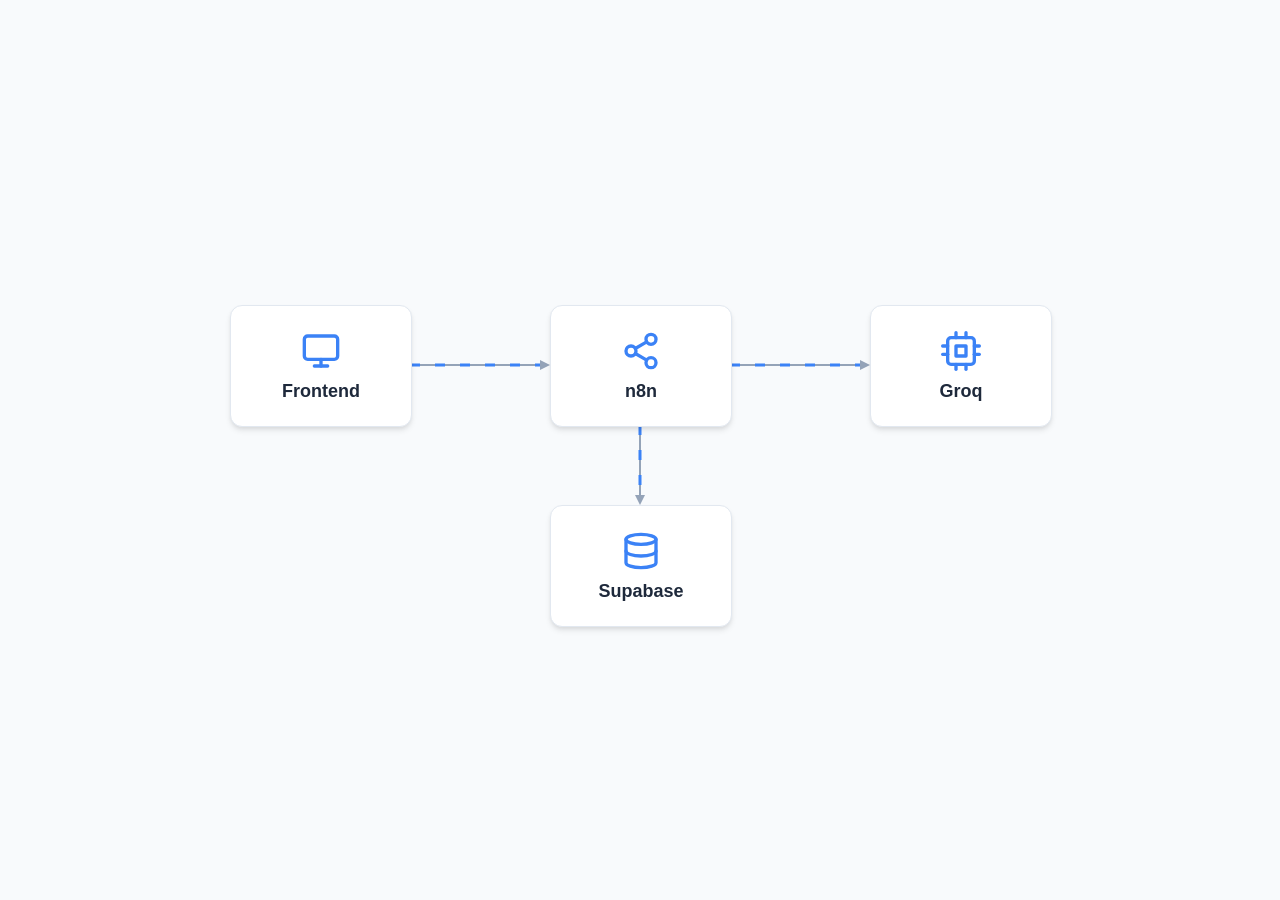
<file: images/projects/mathdesk-visual-5.html>
<!DOCTYPE html>
<html lang="en">
<head>
    <meta charset="UTF-8">
    <meta name="viewport" content="width=device-width, initial-scale=1.0">
    <title>System Architecture Animation</title>
    <style>
        body {
            font-family: 'Segoe UI', Roboto, Helvetica, Arial, sans-serif;
            background-color: #f8fafc;
            display: flex;
            justify-content: center;
            align-items: center;
            height: 100vh;
            margin: 0;
            overflow: hidden;
        }

        .diagram-container {
            position: relative;
            width: 900px;
            height: 450px;
        }

        /* Box Styles */
        .box {
            position: absolute;
            width: 180px;
            height: 120px;
            background: #ffffff;
            border: 1px solid #e2e8f0;
            border-radius: 12px;
            box-shadow: 0 4px 6px -1px rgba(0, 0, 0, 0.1), 0 2px 4px -1px rgba(0, 0, 0, 0.06);
            display: flex;
            flex-direction: column;
            justify-content: center;
            align-items: center;
            
            /* FIXED: Base state is now visible so they don't disappear */
            opacity: 1; 
            transform: translateY(0);
        }

        /* The initial fade-in animation class */
        .box.fade-in {
            opacity: 0;
            transform: translateY(20px);
            animation: fadeInUp 0.6s forwards;
        }

        .box h3 {
            margin: 10px 0 0 0;
            color: #1e293b;
            font-size: 18px;
            font-weight: 700;
        }

        .box svg {
            width: 40px;
            height: 40px;
            stroke: #3b82f6;
            stroke-width: 2;
            fill: none;
        }

        /* Box Positions & Animation Delays */
        .frontend { top: 80px; left: 40px; animation-delay: 0.2s; }
        .n8n { top: 80px; left: 360px; animation-delay: 0.8s; }
        .groq { top: 80px; left: 680px; animation-delay: 1.4s; }
        .supabase { top: 280px; left: 360px; animation-delay: 2.0s; }

        /* Arrow Styles */
        svg.arrows {
            position: absolute;
            top: 0;
            left: 0;
            width: 100%;
            height: 100%;
            pointer-events: none;
            z-index: -1;
        }

        .arrow-line {
            fill: none;
            stroke: #94a3b8;
            stroke-width: 2;
            stroke-dasharray: 1000;
            stroke-dashoffset: 1000;
            animation: drawArrow 1s forwards;
        }

        .arrow-head {
            fill: #94a3b8;
            opacity: 0;
            animation: fadeIn 0.3s forwards;
        }

        /* Animated Data Flow */
        .data-flow {
            fill: none;
            stroke: #3b82f6;
            stroke-width: 3;
            stroke-dasharray: 10 15;
            stroke-dashoffset: 0;
            opacity: 0;
            animation: dashMove 1s linear infinite, fadeIn 0.5s forwards;
        }

        /* Animation Delays for Arrows */
        .arrow-1 { animation-delay: 0.5s; }
        .arrow-1-head { animation-delay: 1.2s; }
        .flow-1 { animation-delay: 1.5s; }

        .arrow-2 { animation-delay: 1.1s; }
        .arrow-2-head { animation-delay: 1.8s; }
        .flow-2 { animation-delay: 2.1s; }

        .arrow-3 { animation-delay: 1.7s; }
        .arrow-3-head { animation-delay: 2.4s; }
        .flow-3 { animation-delay: 2.7s; }

        /* Keyframe Animations */
        @keyframes fadeInUp {
            to {
                opacity: 1;
                transform: translateY(0);
            }
        }

        @keyframes fadeIn {
            to { opacity: 1; }
        }

        @keyframes drawArrow {
            to { stroke-dashoffset: 0; }
        }

        @keyframes dashMove {
            to { stroke-dashoffset: -25; }
        }

        /* Pulse animation on boxes */
        .pulse {
            animation: pulseBox 1s ease-out;
        }

        @keyframes pulseBox {
            0% { box-shadow: 0 0 0 0 rgba(59, 130, 246, 0.7); }
            70% { box-shadow: 0 0 0 10px rgba(59, 130, 246, 0); }
            100% { box-shadow: 0 0 0 0 rgba(59, 130, 246, 0); }
        }
    </style>
</head>
<body>

    <div class="diagram-container">
        <!-- SVG Overlay for Arrows -->
        <svg class="arrows">
            <!-- Frontend to n8n -->
            <path class="arrow-line arrow-1" d="M 220 140 L 350 140" />
            <polygon class="arrow-head arrow-1-head" points="350,135 360,140 350,145" />
            <path class="data-flow flow-1" d="M 220 140 L 350 140" />

            <!-- n8n to Groq -->
            <path class="arrow-line arrow-2" d="M 540 140 L 670 140" />
            <polygon class="arrow-head arrow-2-head" points="670,135 680,140 670,145" />
            <path class="data-flow flow-2" d="M 540 140 L 670 140" />

            <!-- n8n to Supabase -->
            <path class="arrow-line arrow-3" d="M 450 200 L 450 270" />
            <polygon class="arrow-head arrow-3-head" points="445,270 450,280 455,270" />
            <path class="data-flow flow-3" d="M 450 200 L 450 270" />
            
            <!-- Data Storage Label -->
            <text x="460" y="245" font-family="sans-serif" font-size="12" fill="#64748b" opacity="0" class="arrow-3-head" style="animation-delay: 2.5s;">Data Storage</text>
        </svg>

        <!-- Frontend Box -->
        <div class="box frontend fade-in" id="box-frontend">
            <svg viewBox="0 0 24 24" stroke-linecap="round" stroke-linejoin="round">
                <rect x="2" y="3" width="20" height="14" rx="2" ry="2"></rect>
                <line x1="8" y1="21" x2="16" y2="21"></line>
                <line x1="12" y1="17" x2="12" y2="21"></line>
            </svg>
            <h3>Frontend</h3>
        </div>

        <!-- n8n Box -->
        <div class="box n8n fade-in" id="box-n8n">
            <svg viewBox="0 0 24 24" stroke-linecap="round" stroke-linejoin="round">
                <circle cx="18" cy="5" r="3"></circle>
                <circle cx="6" cy="12" r="3"></circle>
                <circle cx="18" cy="19" r="3"></circle>
                <line x1="8.59" y1="13.51" x2="15.42" y2="17.49"></line>
                <line x1="15.41" y1="6.51" x2="8.59" y2="10.49"></line>
            </svg>
            <h3>n8n</h3>
        </div>

        <!-- Groq Box -->
        <div class="box groq fade-in" id="box-groq">
            <svg viewBox="0 0 24 24" stroke-linecap="round" stroke-linejoin="round">
                <rect x="4" y="4" width="16" height="16" rx="2" ry="2"></rect>
                <rect x="9" y="9" width="6" height="6"></rect>
                <line x1="9" y1="1" x2="9" y2="4"></line>
                <line x1="15" y1="1" x2="15" y2="4"></line>
                <line x1="9" y1="20" x2="9" y2="23"></line>
                <line x1="15" y1="20" x2="15" y2="23"></line>
                <line x1="20" y1="9" x2="23" y2="9"></line>
                <line x1="20" y1="14" x2="23" y2="14"></line>
                <line x1="1" y1="9" x2="4" y2="9"></line>
                <line x1="1" y1="14" x2="4" y2="14"></line>
            </svg>
            <h3>Groq</h3>
        </div>

        <!-- Supabase Box -->
        <div class="box supabase fade-in" id="box-supabase">
            <svg viewBox="0 0 24 24" stroke-linecap="round" stroke-linejoin="round">
                <ellipse cx="12" cy="5" rx="9" ry="3"></ellipse>
                <path d="M21 12c0 1.66-4 3-9 3s-9-1.34-9-3"></path>
                <path d="M3 5v14c0 1.66 4 3 9 3s9-1.34 9-3V5"></path>
            </svg>
            <h3>Supabase</h3>
        </div>
    </div>

    <script>
        // Add a pulse effect to the boxes when the "data" arrives
        // Because the base .box is now opacity: 1, overriding the animation with .pulse
        // will not cause them to disappear!
        setTimeout(() => document.getElementById('box-n8n').classList.add('pulse'), 1500);
        setTimeout(() => document.getElementById('box-groq').classList.add('pulse'), 2100);
        setTimeout(() => document.getElementById('box-supabase').classList.add('pulse'), 2700);
    </script>
</body>
</html>
</file>
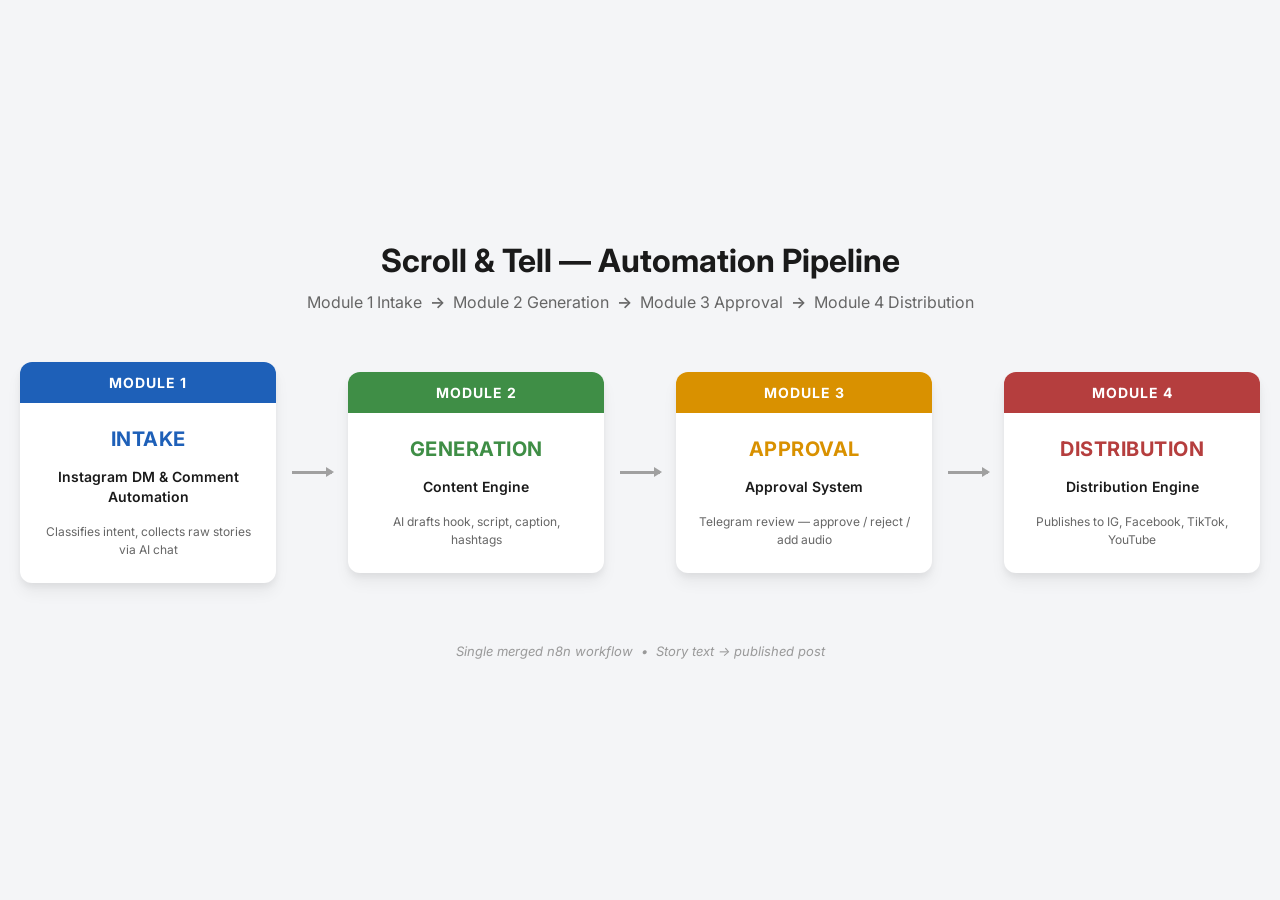
<file: images/projects/pipeline-visual-1.html>
<!DOCTYPE html>
<html lang="en">
<head>
    <meta charset="UTF-8">
    <meta name="viewport" content="width=device-width, initial-scale=1.0">
    <title>Scroll & Tell — Automation Pipeline</title>
    
    <!-- Google Fonts for a clean, modern look -->
    <link rel="preconnect" href="https://fonts.googleapis.com">
    <link rel="preconnect" href="https://fonts.gstatic.com" crossorigin>
    <link href="https://fonts.googleapis.com/css2?family=Inter:wght@400;600;700&display=swap" rel="stylesheet">

    <style>
        /* ==========================================
           VARIABLES & RESET
           ========================================== */
        :root {
            --bg: #f4f5f7;
            --card-bg: #ffffff;
            --text-main: #1a1a1a;
            --text-muted: #666666;
            --text-light: #999999;
            
            --module1-color: #1e60b8;
            --module2-color: #3f8e46;
            --module3-color: #d99100;
            --module4-color: #b53e3e;
            
            --arrow-color: #a0a0a0;
            --card-shadow: 0 4px 6px rgba(0, 0, 0, 0.05), 0 10px 15px rgba(0, 0, 0, 0.05);
        }

        * {
            box-sizing: border-box;
            margin: 0;
            padding: 0;
        }

        body {
            font-family: 'Inter', sans-serif;
            background-color: var(--bg);
            color: var(--text-main);
            display: flex;
            justify-content: center;
            align-items: center;
            min-height: 100vh;
            overflow-x: hidden;
            padding: 40px 20px;
        }

        /* ==========================================
           LAYOUT
           ========================================== */
        .container {
            display: flex;
            flex-direction: column;
            align-items: center;
            width: 100%;
            max-width: 1300px;
            gap: 50px;
        }

        .header {
            text-align: center;
            opacity: 0;
            animation: fadeIn 0.8s ease-out forwards;
            animation-delay: 0.2s;
        }

        .header-title {
            font-size: 32px;
            font-weight: 700;
            color: var(--text-main);
            margin-bottom: 12px;
        }

        .header-sub {
            font-size: 16px;
            font-weight: 400;
            color: var(--text-muted);
            display: flex;
            gap: 8px;
            justify-content: center;
            align-items: center;
        }

        .header-sub .arrow-text {
            color: var(--text-muted);
            font-weight: 600;
        }

        .pipeline-wrapper {
            display: flex;
            align-items: center;
            justify-content: center;
            gap: 16px;
            width: 100%;
        }

        /* ==========================================
           CARD STYLES
           ========================================== */
        .card {
            width: 260px;
            background: var(--card-bg);
            border-radius: 12px;
            box-shadow: var(--card-shadow);
            display: flex;
            flex-direction: column;
            overflow: hidden;
            opacity: 0;
            transform: translateY(20px);
            animation: slideInUp 0.6s cubic-bezier(0.22, 1, 0.36, 1) forwards;
        }

        .card-header {
            padding: 12px 0;
            text-align: center;
            font-size: 14px;
            font-weight: 700;
            letter-spacing: 1px;
            color: #ffffff;
            text-transform: uppercase;
        }

        .card-body {
            padding: 24px 20px;
            display: flex;
            flex-direction: column;
            align-items: center;
            text-align: center;
            gap: 16px;
        }

        .card-title {
            font-size: 20px;
            font-weight: 700;
            text-transform: uppercase;
            letter-spacing: 0.5px;
        }

        .card-subtitle {
            font-size: 14px;
            font-weight: 600;
            color: var(--text-main);
            line-height: 1.4;
        }

        .card-desc {
            font-size: 12px;
            color: var(--text-muted);
            line-height: 1.5;
        }

        /* Specific Card Colors */
        .card.module-1 .card-header { background-color: var(--module1-color); }
        .card.module-1 .card-title { color: var(--module1-color); }
        
        .card.module-2 .card-header { background-color: var(--module2-color); }
        .card.module-2 .card-title { color: var(--module2-color); }
        
        .card.module-3 .card-header { background-color: var(--module3-color); }
        .card.module-3 .card-title { color: var(--module3-color); }
        
        .card.module-4 .card-header { background-color: var(--module4-color); }
        .card.module-4 .card-title { color: var(--module4-color); }

        /* ==========================================
           ARROW STYLES
           ========================================== */
        .arrow-container {
            display: flex;
            align-items: center;
            justify-content: center;
            width: 40px;
            flex-shrink: 0;
            opacity: 0;
            transform: scaleX(0);
            transform-origin: left;
            animation: drawArrow 0.4s ease-out forwards;
        }

        .arrow-line {
            width: 100%;
            height: 3px;
            background-color: var(--arrow-color);
            position: relative;
        }

        .arrow-line::after {
            content: '';
            position: absolute;
            right: -2px;
            top: -4px;
            border-left: 8px solid var(--arrow-color);
            border-top: 5px solid transparent;
            border-bottom: 5px solid transparent;
        }

        /* ==========================================
           FOOTER
           ========================================== */
        .footer {
            font-size: 13px;
            font-style: italic;
            color: var(--text-light);
            text-align: center;
            opacity: 0;
            animation: fadeIn 0.8s ease-out forwards;
            animation-delay: 3.0s;
            margin-top: 10px;
        }

        /* ==========================================
           KEYFRAMES
           ========================================== */
        @keyframes fadeIn {
            from { opacity: 0; }
            to { opacity: 1; }
        }

        @keyframes slideInUp {
            from { opacity: 0; transform: translateY(20px); }
            to { opacity: 1; transform: translateY(0); }
        }

        @keyframes drawArrow {
            from { opacity: 0; transform: scaleX(0); }
            to { opacity: 1; transform: scaleX(1); }
        }

        /* ==========================================
           ANIMATION DELAYS (Staggered Sequence)
           ========================================== */
        
        /* Card 1 */
        .card:nth-child(1) { animation-delay: 0.6s; }
        
        /* Arrow 1 */
        .arrow-container:nth-child(2) { animation-delay: 0.9s; }
        
        /* Card 2 */
        .card:nth-child(3) { animation-delay: 1.2s; }
        
        /* Arrow 2 */
        .arrow-container:nth-child(4) { animation-delay: 1.5s; }
        
        /* Card 3 */
        .card:nth-child(5) { animation-delay: 1.8s; }
        
        /* Arrow 3 */
        .arrow-container:nth-child(6) { animation-delay: 2.1s; }
        
        /* Card 4 */
        .card:nth-child(7) { animation-delay: 2.4s; }

        /* ==========================================
           REDUCED MOTION SAFETY
           ========================================== */
        @media (prefers-reduced-motion: reduce) {
            *, *::before, *::after {
                animation-duration: .01ms !important;
                animation-iteration-count: 1 !important;
                transition-duration: .01ms !important;
            }
        }

        /* Responsive adjustments */
        @media (max-width: 1100px) {
            .pipeline-wrapper {
                flex-wrap: wrap;
                justify-content: center;
                gap: 30px;
            }
            .arrow-container {
                transform: rotate(90deg);
                margin: -10px 0;
            }
            .arrow-line::after {
                transform: rotate(-90deg);
                top: 0;
                right: -4px;
            }
        }
    </style>
</head>
<body>

    <div class="container">
        
        <!-- Header -->
        <div class="header">
            <div class="header-title">Scroll &amp; Tell — Automation Pipeline</div>
            <div class="header-sub">
                <span>Module 1 Intake</span>
                <span class="arrow-text">→</span>
                <span>Module 2 Generation</span>
                <span class="arrow-text">→</span>
                <span>Module 3 Approval</span>
                <span class="arrow-text">→</span>
                <span>Module 4 Distribution</span>
            </div>
        </div>

        <!-- Pipeline -->
        <div class="pipeline-wrapper">
            
            <!-- Module 1 -->
            <div class="card module-1">
                <div class="card-header">Module 1</div>
                <div class="card-body">
                    <div class="card-title">Intake</div>
                    <div class="card-subtitle">Instagram DM &amp; Comment<br>Automation</div>
                    <div class="card-desc">Classifies intent, collects raw stories via AI chat</div>
                </div>
            </div>

            <!-- Arrow 1 -->
            <div class="arrow-container">
                <div class="arrow-line"></div>
            </div>

            <!-- Module 2 -->
            <div class="card module-2">
                <div class="card-header">Module 2</div>
                <div class="card-body">
                    <div class="card-title">Generation</div>
                    <div class="card-subtitle">Content Engine</div>
                    <div class="card-desc">AI drafts hook, script, caption, hashtags</div>
                </div>
            </div>

            <!-- Arrow 2 -->
            <div class="arrow-container">
                <div class="arrow-line"></div>
            </div>

            <!-- Module 3 -->
            <div class="card module-3">
                <div class="card-header">Module 3</div>
                <div class="card-body">
                    <div class="card-title">Approval</div>
                    <div class="card-subtitle">Approval System</div>
                    <div class="card-desc">Telegram review — approve / reject / add audio</div>
                </div>
            </div>

            <!-- Arrow 3 -->
            <div class="arrow-container">
                <div class="arrow-line"></div>
            </div>

            <!-- Module 4 -->
            <div class="card module-4">
                <div class="card-header">Module 4</div>
                <div class="card-body">
                    <div class="card-title">Distribution</div>
                    <div class="card-subtitle">Distribution Engine</div>
                    <div class="card-desc">Publishes to IG, Facebook, TikTok, YouTube</div>
                </div>
            </div>

        </div>

        <!-- Footer -->
        <div class="footer">
            Single merged n8n workflow &nbsp;•&nbsp; Story text → published post
        </div>

    </div>

    <script>
        // Restart the animation loop every 8 seconds
        setInterval(() => {
            const container = document.querySelector('.container');
            const clone = container.cloneNode(true);
            container.parentNode.replaceChild(clone, container);
        }, 8000);
    </script>
</body>
</html>
</file>
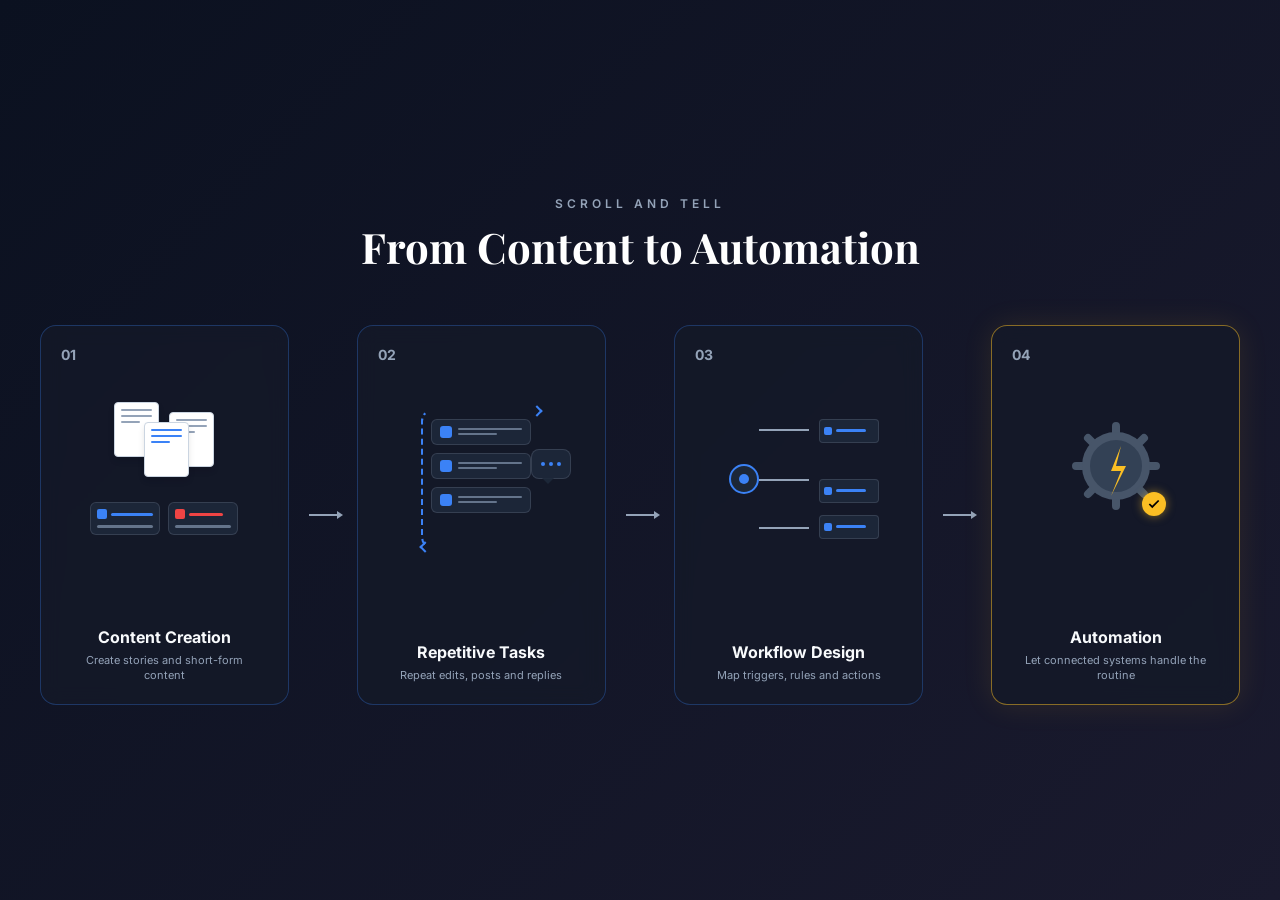
<file: images/projects/scrolltell-visual-3.html>
<!DOCTYPE html>
<html lang="en">
<head>
    <meta charset="UTF-8">
    <meta name="viewport" content="width=device-width, initial-scale=1.0">
    <title>From Content to Automation Animation</title>
    
    <!-- Google Fonts for the specific typography -->
    <link rel="preconnect" href="https://fonts.googleapis.com">
    <link rel="preconnect" href="https://fonts.gstatic.com" crossorigin>
    <link href="https://fonts.googleapis.com/css2?family=Inter:wght@400;600;700&family=Playfair+Display:wght@700&display=swap" rel="stylesheet">

    <style>
        /* ==========================================
           VARIABLES & RESET
           ========================================== */
        :root {
            --bg-gradient: linear-gradient(135deg, #0b1120 0%, #1a1a2e 100%);
            --card-bg: rgba(20, 25, 40, 0.8);
            --card-border: rgba(59, 130, 246, 0.3);
            --card-border-gold: rgba(251, 191, 36, 0.5);
            --text-main: #f8fafc;
            --text-muted: #94a3b8;
            --accent-blue: #3b82f6;
            --accent-gold: #fbbf24;
            --box-bg: rgba(30, 41, 59, 0.9);
            --box-border: rgba(148, 163, 184, 0.2);
        }

        * {
            box-sizing: border-box;
            margin: 0;
            padding: 0;
        }

        body {
            font-family: 'Inter', sans-serif;
            background: var(--bg-gradient);
            color: var(--text-main);
            display: flex;
            justify-content: center;
            align-items: center;
            min-height: 100vh;
            overflow: hidden;
            padding: 40px;
        }

        /* ==========================================
           LAYOUT
           ========================================== */
        .container {
            display: flex;
            flex-direction: column;
            align-items: center;
            width: 100%;
            max-width: 1300px;
            gap: 50px;
        }

        .header {
            text-align: center;
            opacity: 0;
            animation: fadeIn 0.8s ease-out forwards;
            animation-delay: 0.2s;
        }

        .header-sub {
            font-size: 12px;
            font-weight: 600;
            letter-spacing: 4px;
            color: var(--text-muted);
            text-transform: uppercase;
            margin-bottom: 8px;
        }

        .header-main {
            font-family: 'Playfair Display', serif;
            font-size: 42px;
            font-weight: 700;
            color: #ffffff;
        }

        .cards-wrapper {
            display: flex;
            align-items: center;
            justify-content: center;
            gap: 20px;
            width: 100%;
        }

        /* ==========================================
           CARD STYLES
           ========================================== */
        .card {
            width: 260px;
            height: 380px;
            background: var(--card-bg);
            border: 1px solid var(--card-border);
            border-radius: 16px;
            padding: 20px;
            display: flex;
            flex-direction: column;
            align-items: center;
            position: relative;
            opacity: 0;
            transform: translateY(30px);
            animation: slideInUp 0.7s cubic-bezier(0.22, 1, 0.36, 1) forwards;
            backdrop-filter: blur(10px);
        }

        .card.gold {
            border-color: var(--card-border-gold);
            box-shadow: 0 0 30px rgba(251, 191, 36, 0.1);
        }

        .card-number {
            position: absolute;
            top: 20px;
            left: 20px;
            font-size: 14px;
            font-weight: 700;
            color: var(--text-muted);
        }

        .card-content {
            flex-grow: 1;
            display: flex;
            flex-direction: column;
            align-items: center;
            justify-content: center;
            width: 100%;
        }

        .card-title {
            font-size: 16px;
            font-weight: 700;
            margin-top: 20px;
            margin-bottom: 6px;
            text-align: center;
        }

        .card-desc {
            font-size: 11px;
            color: var(--text-muted);
            text-align: center;
            line-height: 1.4;
            padding: 0 10px;
        }

        /* ==========================================
           CONNECTOR ARROWS
           ========================================== */
        .connector {
            width: 30px;
            height: 2px;
            background: var(--text-muted);
            position: relative;
            opacity: 0;
            transform: scaleX(0);
            transform-origin: left;
            animation: drawArrow 0.4s ease-out forwards;
        }

        .connector::after {
            content: '';
            position: absolute;
            right: -6px;
            top: -3px;
            border-left: 6px solid var(--text-muted);
            border-top: 4px solid transparent;
            border-bottom: 4px solid transparent;
        }

        /* ==========================================
           CARD 01: CONTENT CREATION VISUALS
           ========================================== */
        .doc-group {
            position: relative;
            width: 120px;
            height: 80px;
            margin-bottom: 20px;
        }
        .doc {
            position: absolute;
            width: 45px;
            height: 55px;
            background: #ffffff;
            border-radius: 4px;
            border: 1px solid #cbd5e1;
            box-shadow: 0 4px 6px rgba(0,0,0,0.1);
            display: flex;
            flex-direction: column;
            padding: 6px;
            gap: 4px;
            opacity: 0;
            animation: popIn 0.5s cubic-bezier(0.34, 1.56, 0.64, 1) forwards;
        }
        .doc-line { height: 2px; background: #94a3b8; border-radius: 1px; width: 100%; }
        .doc-line.short { width: 60%; }
        
        .doc-1 { top: 0; left: 10px; transform: rotate(-15deg); animation-delay: 1.0s; }
        .doc-2 { top: 10px; right: 10px; transform: rotate(15deg); animation-delay: 1.2s; }
        .doc-3 { top: 20px; left: 40px; transform: rotate(0deg); animation-delay: 1.4s; }
        .doc-3 .doc-line { background: var(--accent-blue); }

        .mini-boxes {
            display: flex;
            gap: 8px;
            margin-bottom: 15px;
            opacity: 0;
            animation: fadeIn 0.5s ease-out forwards;
            animation-delay: 1.6s;
        }
        .mini-box {
            background: var(--box-bg);
            border: 1px solid var(--box-border);
            border-radius: 6px;
            padding: 6px;
            width: 70px;
            display: flex;
            flex-direction: column;
            gap: 4px;
        }
        .mini-box-header { display: flex; gap: 4px; align-items: center; }
        .mini-icon { width: 10px; height: 10px; border-radius: 2px; background: var(--accent-blue); }
        .mini-icon.red { background: #ef4444; }
        .mini-bar { height: 3px; background: var(--accent-blue); border-radius: 2px; width: 80%; }
        .mini-bar.red { background: #ef4444; width: 60%; }
        .mini-bar.grey { background: #64748b; width: 100%; margin-top: 2px; }

        /* ==========================================
           CARD 02: REPETITIVE TASKS VISUALS
           ========================================== */
        .loop-container {
            position: relative;
            width: 160px;
            height: 180px;
            margin-bottom: 10px;
            opacity: 0;
            animation: fadeIn 0.5s ease-out forwards;
            animation-delay: 2.0s;
        }
        .loop-line {
            position: absolute;
            top: 20px;
            left: 20px;
            width: 120px;
            height: 140px;
            border: 2px dashed var(--accent-blue);
            border-radius: 12px;
            border-right-color: transparent;
            border-bottom-color: transparent;
            border-top-color: transparent;
        }
        .loop-arrow {
            position: absolute;
            width: 8px;
            height: 8px;
            border-top: 2px solid var(--accent-blue);
            border-right: 2px solid var(--accent-blue);
            transform: rotate(45deg);
        }
        .loop-arrow.top { top: 18px; right: 20px; }
        .loop-arrow.bottom { bottom: 18px; left: 20px; transform: rotate(-135deg); }
        
        .task-boxes {
            display: flex;
            flex-direction: column;
            gap: 8px;
            position: absolute;
            top: 30px;
            left: 30px;
            width: 100px;
        }
        .task-box {
            background: var(--box-bg);
            border: 1px solid var(--box-border);
            border-radius: 6px;
            padding: 6px 8px;
            display: flex;
            align-items: center;
            gap: 6px;
            opacity: 0;
            transform: translateX(-10px);
            animation: slideInRight 0.4s ease-out forwards;
        }
        .task-box:nth-child(1) { animation-delay: 2.2s; }
        .task-box:nth-child(2) { animation-delay: 2.4s; }
        .task-box:nth-child(3) { animation-delay: 2.6s; }
        
        .task-icon { width: 12px; height: 12px; background: var(--accent-blue); border-radius: 3px; flex-shrink: 0; }
        .task-lines { display: flex; flex-direction: column; gap: 3px; width: 100%; }
        .task-line { height: 2px; background: #64748b; border-radius: 1px; }
        .task-line.short { width: 60%; }

        .chat-bubble {
            position: absolute;
            top: 60px;
            right: -10px;
            width: 40px;
            height: 30px;
            background: var(--box-bg);
            border: 1px solid var(--box-border);
            border-radius: 8px;
            display: flex;
            align-items: center;
            justify-content: center;
            opacity: 0;
            animation: popIn 0.4s ease-out forwards;
            animation-delay: 2.8s;
        }
        .chat-bubble::after {
            content: '';
            position: absolute;
            bottom: -6px;
            left: 10px;
            border-left: 6px solid transparent;
            border-right: 6px solid transparent;
            border-top: 6px solid var(--box-bg);
        }
        .chat-dots { display: flex; gap: 4px; }
        .chat-dot { width: 4px; height: 4px; border-radius: 50%; background: var(--accent-blue); }

        /* ==========================================
           CARD 03: WORKFLOW DESIGN VISUALS
           ========================================== */
        .workflow-container {
            position: relative;
            width: 180px;
            height: 160px;
            margin-bottom: 10px;
            opacity: 0;
            animation: fadeIn 0.5s ease-out forwards;
            animation-delay: 3.2s;
        }
        .wf-node-center {
            position: absolute;
            top: 50%;
            left: 20px;
            transform: translateY(-50%);
            width: 30px;
            height: 30px;
            border-radius: 50%;
            border: 2px solid var(--accent-blue);
            background: var(--box-bg);
            display: flex;
            align-items: center;
            justify-content: center;
        }
        .wf-dot-inner {
            width: 10px;
            height: 10px;
            border-radius: 50%;
            background: var(--accent-blue);
        }
        .wf-node-right {
            position: absolute;
            right: 10px;
            width: 60px;
            height: 24px;
            border-radius: 4px;
            background: var(--box-bg);
            border: 1px solid var(--box-border);
            display: flex;
            align-items: center;
            padding: 4px;
            gap: 4px;
            opacity: 0;
            animation: popIn 0.4s ease-out forwards;
        }
        .wf-node-right:nth-child(2) { top: 20px; animation-delay: 3.6s; }
        .wf-node-right:nth-child(3) { top: 50%; transform: translateY(-50%); animation-delay: 3.7s; }
        .wf-node-right:nth-child(4) { bottom: 20px; animation-delay: 3.8s; }
        
        .wf-line {
            position: absolute;
            height: 2px;
            background: var(--text-muted);
            left: 50px;
            opacity: 0;
            animation: drawLine 0.4s ease-out forwards;
        }
        .wf-line:nth-child(5) { top: 30px; width: 50px; animation-delay: 3.5s; }
        .wf-line:nth-child(6) { top: 50%; width: 50px; animation-delay: 3.5s; }
        .wf-line:nth-child(7) { bottom: 30px; width: 50px; animation-delay: 3.5s; }

        /* ==========================================
           CARD 04: AUTOMATION VISUALS
           ========================================== */
        .automation-graphic {
            position: relative;
            width: 120px;
            height: 120px;
            margin-bottom: 20px;
            display: flex;
            align-items: center;
            justify-content: center;
            opacity: 0;
            animation: popIn 0.6s cubic-bezier(0.34, 1.56, 0.64, 1) forwards;
            animation-delay: 4.0s;
        }
        .gear-svg {
            width: 100px;
            height: 100px;
            animation: spin 4s linear infinite;
        }
        .check-badge {
            position: absolute;
            bottom: 10px;
            right: 10px;
            width: 24px;
            height: 24px;
            border-radius: 50%;
            background: var(--accent-gold);
            display: flex;
            align-items: center;
            justify-content: center;
            box-shadow: 0 0 10px rgba(251, 191, 36, 0.5);
            opacity: 0;
            animation: popIn 0.4s cubic-bezier(0.34, 1.56, 0.64, 1) forwards;
            animation-delay: 4.4s;
        }
        .check-badge svg { width: 14px; height: 14px; stroke: #000; stroke-width: 3; fill: none; }

        /* ==========================================
           KEYFRAMES
           ========================================== */
        @keyframes fadeIn {
            from { opacity: 0; }
            to { opacity: 1; }
        }

        @keyframes slideInUp {
            from { opacity: 0; transform: translateY(30px); }
            to { opacity: 1; transform: translateY(0); }
        }

        @keyframes slideInRight {
            from { opacity: 0; transform: translateX(-10px); }
            to { opacity: 1; transform: translateX(0); }
        }

        @keyframes popIn {
            from { opacity: 0; transform: scale(0.6); }
            to { opacity: 1; transform: scale(1); }
        }

        @keyframes drawArrow {
            from { opacity: 0; transform: scaleX(0); }
            to { opacity: 1; transform: scaleX(1); }
        }

        @keyframes drawLine {
            from { opacity: 0; transform: scaleX(0); }
            to { opacity: 1; transform: scaleX(1); }
        }

        @keyframes spin {
            from { transform: rotate(0deg); }
            to { transform: rotate(360deg); }
        }

        /* ==========================================
           ANIMATION DELAYS (Staggered Sequence)
           ========================================== */
        
        /* Card Entrances */
        .card:nth-child(1) { animation-delay: 0.4s; }
        .card:nth-child(2) { animation-delay: 0.6s; }
        .card:nth-child(3) { animation-delay: 0.8s; }
        .card:nth-child(4) { animation-delay: 1.0s; }

        /* Connector Arrows */
        .connector:nth-child(2) { animation-delay: 1.2s; }
        .connector:nth-child(4) { animation-delay: 1.4s; }
        .connector:nth-child(6) { animation-delay: 1.6s; }

        /* ==========================================
           REDUCED MOTION SAFETY
           ========================================== */
        @media (prefers-reduced-motion: reduce) {
            *, *::before, *::after {
                animation-duration: .01ms !important;
                animation-iteration-count: 1 !important;
                transition-duration: .01ms !important;
            }
        }
    </style>
</head>
<body>

    <div class="container">
        
        <!-- Header -->
        <div class="header">
            <div class="header-sub">SCROLL AND TELL</div>
            <div class="header-main">From Content to Automation</div>
        </div>

        <!-- Cards and Connectors -->
        <div class="cards-wrapper">
            
            <!-- Card 01 -->
            <div class="card">
                <div class="card-number">01</div>
                <div class="card-content">
                    <!-- Documents Visual -->
                    <div class="doc-group">
                        <div class="doc doc-1">
                            <div class="doc-line"></div>
                            <div class="doc-line"></div>
                            <div class="doc-line short"></div>
                        </div>
                        <div class="doc doc-2">
                            <div class="doc-line"></div>
                            <div class="doc-line"></div>
                            <div class="doc-line short"></div>
                        </div>
                        <div class="doc doc-3">
                            <div class="doc-line"></div>
                            <div class="doc-line"></div>
                            <div class="doc-line short"></div>
                        </div>
                    </div>
                    <!-- Mini Boxes -->
                    <div class="mini-boxes">
                        <div class="mini-box">
                            <div class="mini-box-header">
                                <div class="mini-icon"></div>
                                <div class="mini-bar"></div>
                            </div>
                            <div class="mini-bar grey"></div>
                        </div>
                        <div class="mini-box">
                            <div class="mini-box-header">
                                <div class="mini-icon red"></div>
                                <div class="mini-bar red"></div>
                            </div>
                            <div class="mini-bar grey"></div>
                        </div>
                    </div>
                </div>
                <div class="card-title">Content Creation</div>
                <div class="card-desc">Create stories and short-form content</div>
            </div>

            <!-- Connector 1 -->
            <div class="connector"></div>

            <!-- Card 02 -->
            <div class="card">
                <div class="card-number">02</div>
                <div class="card-content">
                    <!-- Loop Visual -->
                    <div class="loop-container">
                        <div class="loop-line"></div>
                        <div class="loop-arrow top"></div>
                        <div class="loop-arrow bottom"></div>
                        <div class="task-boxes">
                            <div class="task-box">
                                <div class="task-icon"></div>
                                <div class="task-lines">
                                    <div class="task-line"></div>
                                    <div class="task-line short"></div>
                                </div>
                            </div>
                            <div class="task-box">
                                <div class="task-icon"></div>
                                <div class="task-lines">
                                    <div class="task-line"></div>
                                    <div class="task-line short"></div>
                                </div>
                            </div>
                            <div class="task-box">
                                <div class="task-icon"></div>
                                <div class="task-lines">
                                    <div class="task-line"></div>
                                    <div class="task-line short"></div>
                                </div>
                            </div>
                        </div>
                        <div class="chat-bubble">
                            <div class="chat-dots">
                                <div class="chat-dot"></div>
                                <div class="chat-dot"></div>
                                <div class="chat-dot"></div>
                            </div>
                        </div>
                    </div>
                </div>
                <div class="card-title">Repetitive Tasks</div>
                <div class="card-desc">Repeat edits, posts and replies</div>
            </div>

            <!-- Connector 2 -->
            <div class="connector"></div>

            <!-- Card 03 -->
            <div class="card">
                <div class="card-number">03</div>
                <div class="card-content">
                    <!-- Workflow Visual -->
                    <div class="workflow-container">
                        <div class="wf-node-center">
                            <div class="wf-dot-inner"></div>
                        </div>
                        <div class="wf-node-right">
                            <div class="mini-icon" style="width:8px; height:8px;"></div>
                            <div class="mini-bar" style="width:30px;"></div>
                        </div>
                        <div class="wf-node-right">
                            <div class="mini-icon" style="width:8px; height:8px;"></div>
                            <div class="mini-bar" style="width:30px;"></div>
                        </div>
                        <div class="wf-node-right">
                            <div class="mini-icon" style="width:8px; height:8px;"></div>
                            <div class="mini-bar" style="width:30px;"></div>
                        </div>
                        <!-- Lines connecting center to right nodes -->
                        <div class="wf-line"></div>
                        <div class="wf-line"></div>
                        <div class="wf-line"></div>
                    </div>
                </div>
                <div class="card-title">Workflow Design</div>
                <div class="card-desc">Map triggers, rules and actions</div>
            </div>

            <!-- Connector 3 -->
            <div class="connector"></div>

            <!-- Card 04 -->
            <div class="card gold">
                <div class="card-number">04</div>
                <div class="card-content">
                    <!-- Automation Visual -->
                    <div class="automation-graphic">
                        <svg class="gear-svg" viewBox="0 0 100 100" fill="none" stroke="#475569" stroke-width="8" stroke-linecap="round" stroke-linejoin="round">
                            <!-- Gear Teeth -->
                            <path d="M50 10 L50 20 M50 80 L50 90 M10 50 L20 50 M80 50 L90 50 M22 22 L29 29 M71 71 L78 78 M22 78 L29 71 M71 29 L78 22" />
                            <!-- Gear Body -->
                            <circle cx="50" cy="50" r="30" fill="#334155" />
                            <!-- Lightning Bolt -->
                            <path d="M55 30 L45 55 L55 55 L45 80 L60 50 L50 50 Z" fill="#fbbf24" stroke="none" />
                        </svg>
                        <div class="check-badge">
                            <svg viewBox="0 0 24 24">
                                <polyline points="20 6 9 17 4 12"></polyline>
                            </svg>
                        </div>
                    </div>
                </div>
                <div class="card-title">Automation</div>
                <div class="card-desc">Let connected systems handle the routine</div>
            </div>

        </div>
    </div>

    <script>
        // Restart the animation loop every 10 seconds
        setInterval(() => {
            const container = document.querySelector('.container');
            const clone = container.cloneNode(true);
            container.parentNode.replaceChild(clone, container);
        }, 10000);
    </script>
</body>
</html>
</file>
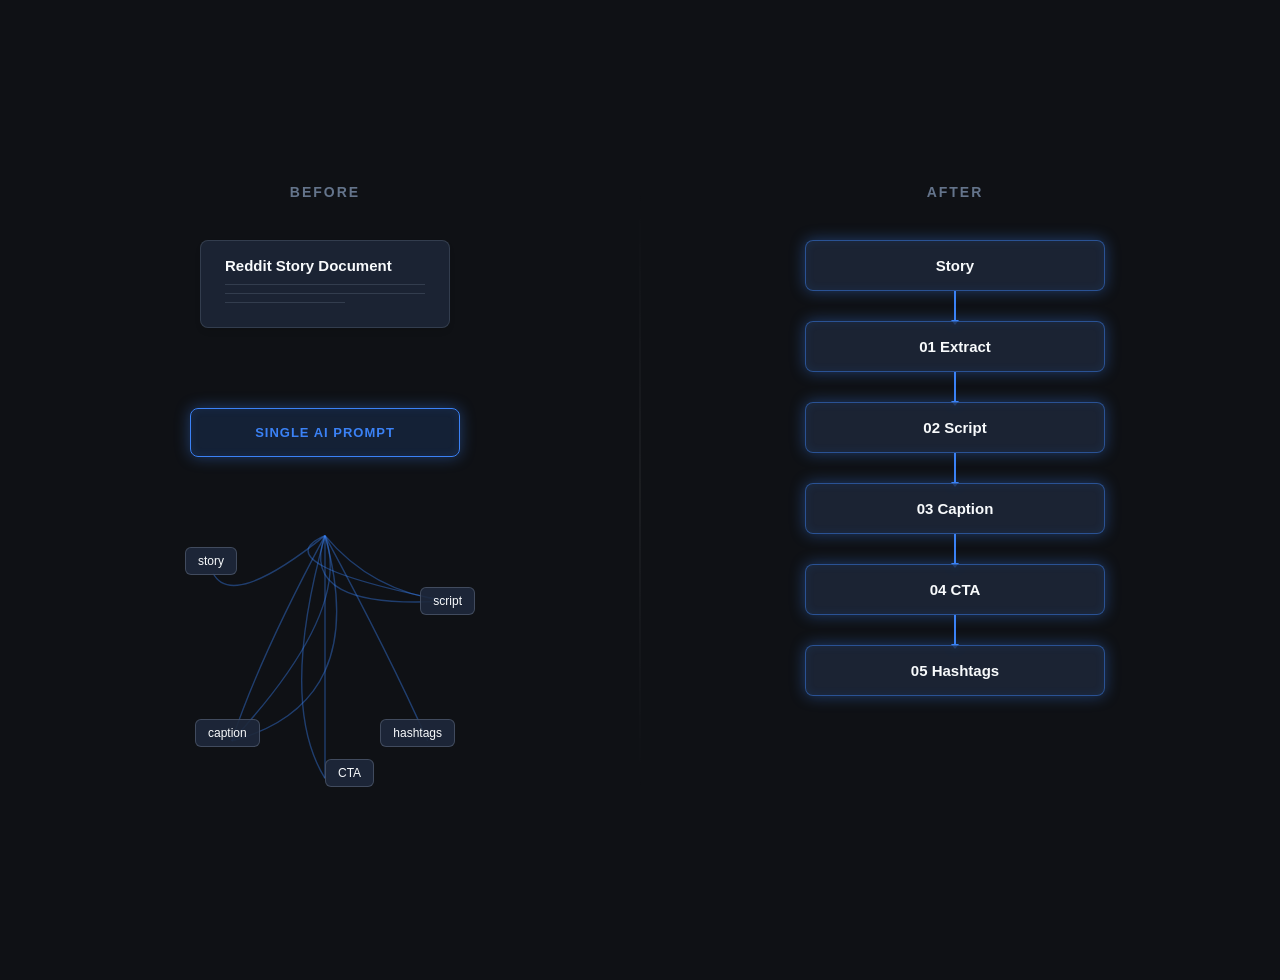
<file: images/projects/shortform-visual-1.html>
<!DOCTYPE html>
<html lang="en">
<head>
    <meta charset="UTF-8">
    <meta name="viewport" content="width=device-width, initial-scale=1.0">
    <title>Chaos vs Order Animation</title>
    
    <!-- ==========================================
         ANIMATION LIBRARY CSS (From provided files)
         ========================================== -->
    <style>
        /* ------------------------------------------------------------
           1. PAGE FADE-IN
           ------------------------------------------------------------ */
        @keyframes page-fadein { from { opacity: 0 } to { opacity: 1 } }
        .anim-page-fade { animation: page-fadein .45s cubic-bezier(.22,1,.36,1) both; }

        /* ------------------------------------------------------------
           3. SCROLL REVEAL (fade-up)
           ------------------------------------------------------------ */
        .anim-reveal {
            opacity: 0;
            transform: translateY(40px);
            transition:
                opacity .75s cubic-bezier(.22,1,.36,1),
                transform .75s cubic-bezier(.22,1,.36,1);
        }
        .anim-reveal.is-revealed { opacity: 1; transform: none; }

        /* ------------------------------------------------------------
           14. ENTRANCE POP (spring scale + fade)
           ------------------------------------------------------------ */
        @keyframes anim-pop-in {
            0%   { opacity: 0; transform: scale(.6) translateY(10px) }
            100% { opacity: 1; transform: none }
        }
        .anim-pop-in { animation: anim-pop-in .42s cubic-bezier(.34,1.56,.64,1) both; }

        /* ------------------------------------------------------------
           18. REDUCED MOTION SAFETY
           ------------------------------------------------------------ */
        @media (prefers-reduced-motion: reduce) {
            *, *::before, *::after {
                animation-duration: .01ms !important;
                animation-iteration-count: 1 !important;
                transition-duration: .01ms !important;
            }
        }

        /* ==========================================
           CUSTOM STYLES FOR THE DIAGRAM
           ========================================== */
        :root {
            --bg: #0f1115;
            --text: #f8fafc;
            --accent: #3b82f6;
            --box-bg: rgba(30, 41, 59, 0.8);
            --border: rgba(148, 163, 184, 0.2);
            --glow: rgba(59, 130, 246, 0.4);
        }

        body {
            font-family: 'Segoe UI', Roboto, Helvetica, Arial, sans-serif;
            background-color: var(--bg);
            color: var(--text);
            margin: 0;
            padding: 40px 20px;
            min-height: 100vh;
            display: flex;
            flex-direction: column;
            align-items: center;
            justify-content: center;
            overflow: hidden;
        }

        .main-container {
            display: flex;
            gap: 60px;
            max-width: 1200px;
            width: 100%;
            justify-content: center;
            position: relative;
        }

        /* Add the dividing line */
        .main-container::after {
            content: '';
            position: absolute;
            top: 0;
            bottom: 0;
            left: 50%;
            width: 1px;
            background: linear-gradient(to bottom, transparent, rgba(255,255,255,0.1), transparent);
            transform: translateX(-50%);
        }

        .column {
            flex: 1;
            display: flex;
            flex-direction: column;
            align-items: center;
            position: relative;
        }

        .column-label {
            font-size: 14px;
            letter-spacing: 2px;
            color: #64748b;
            margin-bottom: 40px;
            font-weight: 600;
        }

        /* --- Common Box Styles --- */
        .box {
            background: var(--box-bg);
            border: 1px solid var(--border);
            border-radius: 8px;
            padding: 16px 24px;
            text-align: center;
            font-weight: 600;
            font-size: 15px;
            backdrop-filter: blur(8px);
            box-shadow: 0 4px 6px -1px rgba(0, 0, 0, 0.1);
            position: relative;
            z-index: 2;
        }

        .box-glow {
            box-shadow: 0 0 15px var(--glow), inset 0 0 10px rgba(59, 130, 246, 0.1);
            border-color: rgba(59, 130, 246, 0.5);
        }

        /* --- BEFORE Column (Chaos) --- */
        .before-col .doc-box {
            width: 200px;
            margin-bottom: 20px;
            text-align: left;
        }
        
        .doc-lines {
            margin-top: 10px;
        }
        .doc-line {
            height: 1px;
            background: var(--border);
            margin: 8px 0;
        }
        .doc-line.short { width: 60%; }

        .before-col .prompt-box {
            width: 220px;
            margin-bottom: 60px;
            background: rgba(59, 130, 246, 0.15);
            border-color: var(--accent);
            color: var(--accent);
            text-transform: uppercase;
            letter-spacing: 1px;
            font-size: 13px;
        }

        .chaos-container {
            position: relative;
            width: 300px;
            height: 280px;
        }

        .chaos-web {
            position: absolute;
            top: 0;
            left: 0;
            width: 100%;
            height: 100%;
            pointer-events: none;
            z-index: 1;
        }

        .chaos-web path {
            fill: none;
            stroke: var(--accent);
            stroke-width: 1.5;
            opacity: 0.4;
            stroke-dasharray: 400;
            stroke-dashoffset: 400;
            transition: stroke-dashoffset 1.5s ease-out;
        }

        .is-revealed .chaos-web path {
            stroke-dashoffset: 0;
        }

        .output-node {
            position: absolute;
            font-size: 12px;
            padding: 6px 12px;
            border-radius: 6px;
            background: rgba(30, 41, 59, 0.9);
            border: 1px solid rgba(148, 163, 184, 0.3);
            z-index: 3;
            white-space: nowrap;
        }

        .node-story { top: 30px; left: 10px; }
        .node-script { top: 70px; right: 0px; }
        .node-caption { bottom: 50px; left: 20px; }
        .node-cta { bottom: 10px; left: 50%; transform: translateX(-50%); }
        .node-hashtags { bottom: 50px; right: 20px; }

        /* --- AFTER Column (Order) --- */
        .after-col .pipeline {
            display: flex;
            flex-direction: column;
            align-items: center;
            gap: 0;
            width: 100%;
            max-width: 250px;
        }

        .pipeline-step {
            width: 100%;
            display: flex;
            flex-direction: column;
            align-items: center;
        }

        .pipeline-arrow {
            width: 2px;
            height: 30px;
            background: var(--accent);
            position: relative;
            opacity: 0;
            transform: scaleY(0);
            transform-origin: top;
            transition: transform 0.4s ease-out, opacity 0.4s ease-out;
        }

        .is-revealed .pipeline-arrow {
            opacity: 1;
            transform: scaleY(1);
        }

        .pipeline-arrow::after {
            content: '';
            position: absolute;
            bottom: -4px;
            left: 50%;
            transform: translateX(-50%);
            border-left: 4px solid transparent;
            border-right: 4px solid transparent;
            border-top: 5px solid var(--accent);
        }

        /* Staggered Delays for Pipeline */
        .pipeline-step:nth-child(1) .pipeline-arrow { transition-delay: 0.2s; }
        .pipeline-step:nth-child(2) .pipeline-arrow { transition-delay: 0.6s; }
        .pipeline-step:nth-child(3) .pipeline-arrow { transition-delay: 1.0s; }
        .pipeline-step:nth-child(4) .pipeline-arrow { transition-delay: 1.4s; }
        .pipeline-step:nth-child(5) .pipeline-arrow { transition-delay: 1.8s; }
        .pipeline-step:nth-child(6) .pipeline-arrow { transition-delay: 2.2s; }

    </style>
</head>
<body class="anim-page-fade">

    <div class="main-container">
        
        <!-- ================= BEFORE COLUMN ================= -->
        <div class="column before-col">
            <div class="column-label">BEFORE</div>

            <div class="box doc-box anim-reveal" data-reveal style="transition-delay: 0.1s;">
                Reddit Story Document
                <div class="doc-lines">
                    <div class="doc-line"></div>
                    <div class="doc-line"></div>
                    <div class="doc-line short"></div>
                </div>
            </div>

            <!-- Down Arrow -->
            <svg width="20" height="40" viewBox="0 0 20 40" style="margin-bottom: 20px; opacity: 0; transform: translateY(-10px); transition: all 0.4s ease-out;" class="anim-reveal" data-reveal>
                <path d="M10 0 L10 30 M5 25 L10 35 L15 25" stroke="var(--accent)" stroke-width="2" fill="none" />
            </svg>

            <div class="box prompt-box box-glow anim-reveal" data-reveal style="transition-delay: 0.3s;">
                Single AI Prompt
            </div>

            <!-- Chaos Web -->
            <div class="chaos-container anim-reveal" data-reveal>
                <svg class="chaos-web" viewBox="0 0 300 300">
                    <!-- Messy paths connecting center top to scattered nodes -->
                    <path d="M150,20 Q50,100 30,60" />
                    <path d="M150,20 Q200,80 280,90" />
                    <path d="M150,20 Q80,150 50,240" />
                    <path d="M150,20 Q150,150 150,280" />
                    <path d="M150,20 Q220,150 260,240" />
                    <!-- Crossing lines to add chaos -->
                    <path d="M150,20 Q100,200 150,280" />
                    <path d="M150,20 Q200,200 50,240" />
                    <path d="M150,20 Q120,100 280,90" />
                    <path d="M150,20 Q80,50 280,90" />
                    <path d="M150,20 Q180,100 50,240" />
                </svg>

                <div class="output-node node-story anim-pop-in" style="animation-delay: 1.0s;">story</div>
                <div class="output-node node-script anim-pop-in" style="animation-delay: 1.2s;">script</div>
                <div class="output-node node-caption anim-pop-in" style="animation-delay: 1.4s;">caption</div>
                <div class="output-node node-cta anim-pop-in" style="animation-delay: 1.6s;">CTA</div>
                <div class="output-node node-hashtags anim-pop-in" style="animation-delay: 1.8s;">hashtags</div>
            </div>
        </div>

        <!-- ================= AFTER COLUMN ================= -->
        <div class="column after-col">
            <div class="column-label">AFTER</div>

            <div class="pipeline">
                
                <!-- Step 1 -->
                <div class="pipeline-step anim-reveal" data-reveal style="transition-delay: 0.2s;">
                    <div class="box box-glow" style="width: 100%;">Story</div>
                    <div class="pipeline-arrow"></div>
                </div>

                <!-- Step 2 -->
                <div class="pipeline-step anim-reveal" data-reveal style="transition-delay: 0.6s;">
                    <div class="box box-glow" style="width: 100%;">01 Extract</div>
                    <div class="pipeline-arrow"></div>
                </div>

                <!-- Step 3 -->
                <div class="pipeline-step anim-reveal" data-reveal style="transition-delay: 1.0s;">
                    <div class="box box-glow" style="width: 100%;">02 Script</div>
                    <div class="pipeline-arrow"></div>
                </div>

                <!-- Step 4 -->
                <div class="pipeline-step anim-reveal" data-reveal style="transition-delay: 1.4s;">
                    <div class="box box-glow" style="width: 100%;">03 Caption</div>
                    <div class="pipeline-arrow"></div>
                </div>

                <!-- Step 5 -->
                <div class="pipeline-step anim-reveal" data-reveal style="transition-delay: 1.8s;">
                    <div class="box box-glow" style="width: 100%;">04 CTA</div>
                    <div class="pipeline-arrow"></div>
                </div>

                <!-- Step 6 -->
                <div class="pipeline-step anim-reveal" data-reveal style="transition-delay: 2.2s;">
                    <div class="box box-glow" style="width: 100%;">05 Hashtags</div>
                </div>

            </div>
        </div>

    </div>

    <!-- ==========================================
         ANIMATION LIBRARY JS (From provided files)
         ========================================== -->
    <script>
        /* ------------------------------------------------------------
           2. SCROLL REVEAL
           ------------------------------------------------------------ */
        function initScrollReveal() {
          var els = Array.prototype.slice.call(document.querySelectorAll('[data-reveal]'));
          if (!els.length) return;
          if (window.matchMedia('(prefers-reduced-motion: reduce)').matches) {
            els.forEach(function (el) { el.classList.add('is-revealed'); });
            return;
          }
          var io = new IntersectionObserver(function (entries) {
            entries.forEach(function (e) {
              if (e.isIntersecting) {
                e.target.classList.add('is-revealed');
                io.unobserve(e.target);
              }
            });
          }, { threshold: 0, rootMargin: '0px 0px -80px 0px' });
          els.forEach(function (el) { io.observe(el); });
        }

        /* ------------------------------------------------------------
           6. PERF TIER DETECTION
           ------------------------------------------------------------ */
        var PERF_KEY = 'portfolio-perf-tier';
        function animRestorePerfTier() {
          try {
            var t = sessionStorage.getItem(PERF_KEY);
            if (t === 'mid' || t === 'low') document.documentElement.dataset.perf = t;
          } catch (e) {}
        }
        function animGetPerfTier() {
          var t = document.documentElement.dataset.perf;
          return (t === 'mid' || t === 'low') ? t : 'high';
        }
        function animSetPerfTier(tier) {
          if (tier === animGetPerfTier()) return;
          document.documentElement.dataset.perf = tier;
          try { sessionStorage.setItem(PERF_KEY, tier); } catch (e) {}
          window.dispatchEvent(new CustomEvent('perftierchange', { detail: tier }));
        }
        async function animRunPerfDetection() {
          if (window.matchMedia('(prefers-reduced-motion: reduce)').matches) return;
          if (sessionStorage.getItem(PERF_KEY) === 'low') return;
          await new Promise(function (r) {
            if (document.readyState === 'complete') r();
            else window.addEventListener('load', r, { once: true });
          });
          if (animGetPerfTier() === 'low') return;
          var samples = [], start = performance.now(), minEnd = start + 1500, maxEnd = start + 5000, last = start;
          var median = await new Promise(function (resolve) {
            function loop(now) {
              if (document.visibilityState === 'hidden') { resolve(null); return; }
              var d = now - last;
              if (d < 100) samples.push(d);
              last = now;
              if (now >= minEnd && samples.length >= 8) {
                samples.sort(function (a, b) { return a - b; });
                resolve(samples[samples.length >> 1]); return;
              }
              if (now >= maxEnd) { resolve(null); return; }
              requestAnimationFrame(loop);
            }
            requestAnimationFrame(loop);
          });
          if (median === null || median <= 22) return;
          animSetPerfTier(animGetPerfTier() === 'high' ? 'mid' : 'low');
        }

        /* ------------------------------------------------------------
           8. AUTO WIRE-UP
           ------------------------------------------------------------ */
        function animBoot() {
          animRestorePerfTier();
          initScrollReveal();
          animRunPerfDetection();
        }
        
        if (document.readyState === 'loading') document.addEventListener('DOMContentLoaded', animBoot);
        else animBoot();

        // Loop the animation by resetting the classes every 5 seconds
        setInterval(() => {
            const elements = document.querySelectorAll('[data-reveal]');
            elements.forEach(el => el.classList.remove('is-revealed'));
            
            // Force reflow to restart CSS animations
            void document.body.offsetWidth;
            
            // Re-trigger the reveal
            initScrollReveal();
        }, 5000);
    </script>
</body>
</html>
</file>
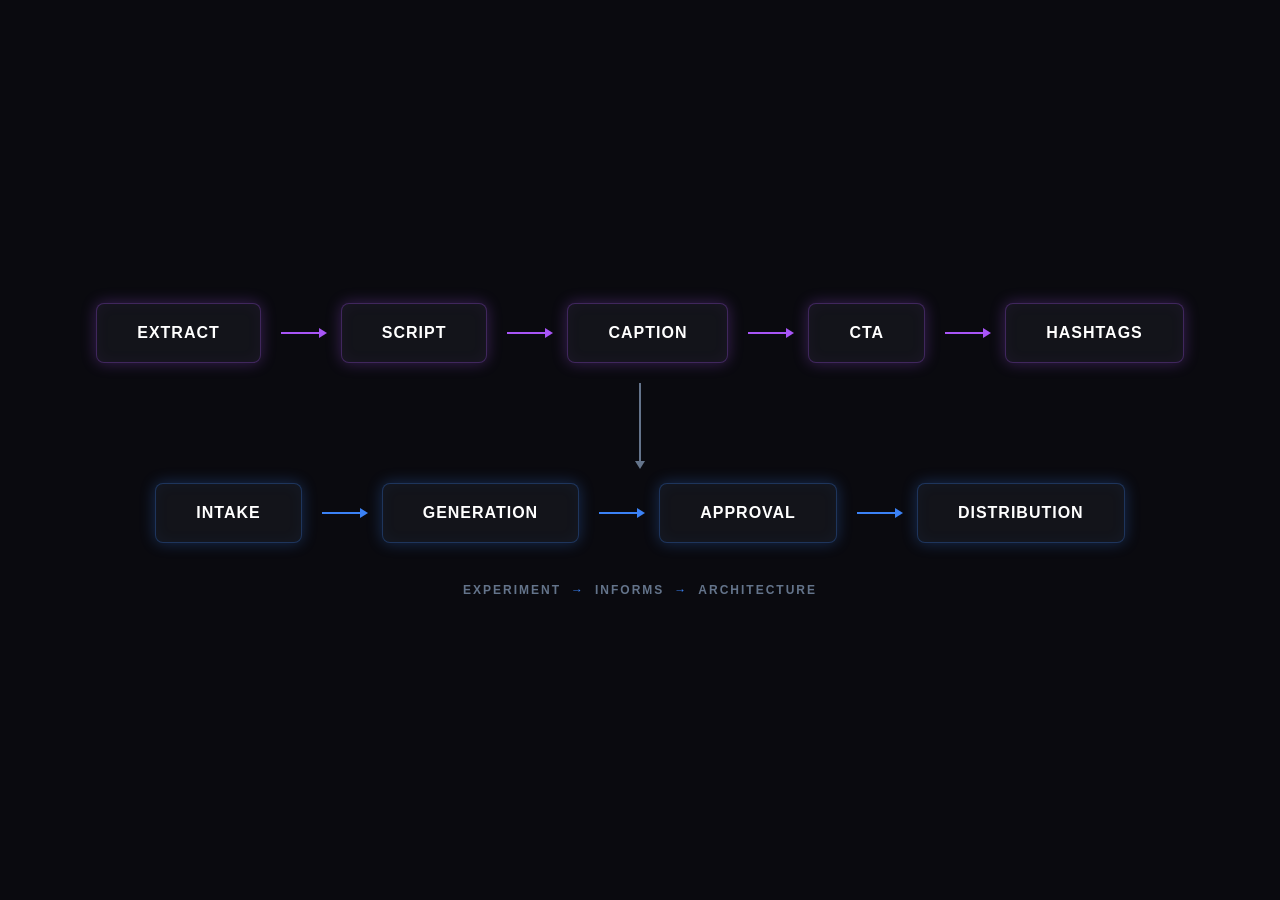
<file: images/projects/shortform-visual-4.html>
<!DOCTYPE html>
<html lang="en">
<head>
    <meta charset="UTF-8">
    <meta name="viewport" content="width=device-width, initial-scale=1.0">
    <title>System Architecture Animation</title>
    <style>
        /* ==========================================
           VARIABLES & RESET
           ========================================== */
        :root {
            --bg: #0a0a0f;
            --box-bg: #13141a;
            --text-main: #ffffff;
            --text-muted: #64748b;
            --purple: #a855f7;
            --blue: #3b82f6;
            --purple-glow: rgba(168, 85, 247, 0.3);
            --blue-glow: rgba(59, 130, 246, 0.3);
            --border: rgba(255, 255, 255, 0.08);
        }

        * {
            box-sizing: border-box;
            margin: 0;
            padding: 0;
        }

        body {
            font-family: 'Inter', 'Segoe UI', Roboto, Helvetica, Arial, sans-serif;
            background-color: var(--bg);
            color: var(--text-main);
            display: flex;
            justify-content: center;
            align-items: center;
            min-height: 100vh;
            overflow: hidden;
        }

        /* ==========================================
           LAYOUT
           ========================================== */
        .diagram-container {
            display: flex;
            flex-direction: column;
            align-items: center;
            width: 100%;
            max-width: 1400px;
            padding: 40px;
            gap: 40px;
            position: relative;
        }

        .row {
            display: flex;
            align-items: center;
            justify-content: center;
            gap: 20px;
            width: 100%;
        }

        /* ==========================================
           BOX STYLES
           ========================================== */
        .box {
            background: var(--box-bg);
            border: 1px solid var(--border);
            border-radius: 8px;
            padding: 20px 40px;
            font-size: 16px;
            font-weight: 700;
            letter-spacing: 1px;
            text-transform: uppercase;
            white-space: nowrap;
            opacity: 0;
            transform: translateY(15px);
            animation: fadeInUp 0.6s cubic-bezier(0.22, 1, 0.36, 1) forwards;
            position: relative;
        }

        .box.top {
            color: var(--text-main);
            border-color: rgba(168, 85, 247, 0.3);
            box-shadow: 0 0 15px var(--purple-glow), inset 0 0 15px rgba(168, 85, 247, 0.05);
        }

        .box.bottom {
            color: var(--text-main);
            border-color: rgba(59, 130, 246, 0.3);
            box-shadow: 0 0 15px var(--blue-glow), inset 0 0 15px rgba(59, 130, 246, 0.05);
        }

        /* ==========================================
           ARROW STYLES (Horizontal)
           ========================================== */
        .arrow {
            width: 40px;
            height: 2px;
            position: relative;
            opacity: 0;
            transform: scaleX(0);
            transform-origin: left;
            animation: drawArrow 0.4s ease-out forwards;
        }

        .arrow::after {
            content: '';
            position: absolute;
            right: -6px;
            top: -4px;
            border-left: 8px solid transparent;
            border-top: 5px solid transparent;
            border-bottom: 5px solid transparent;
        }

        .arrow.top-arrow {
            background: var(--purple);
        }
        .arrow.top-arrow::after {
            border-left-color: var(--purple);
        }

        .arrow.bottom-arrow {
            background: var(--blue);
        }
        .arrow.bottom-arrow::after {
            border-left-color: var(--blue);
        }

        /* ==========================================
           VERTICAL CONNECTOR
           ========================================== */
        .vertical-connector {
            width: 2px;
            height: 80px;
            background: var(--text-muted);
            position: relative;
            opacity: 0;
            transform: scaleY(0);
            transform-origin: top;
            animation: drawLine 0.6s ease-out forwards;
            animation-delay: 2.4s;
            margin: -20px 0; /* Pull closer to the rows */
        }

        .vertical-connector::after {
            content: '';
            position: absolute;
            bottom: -6px;
            left: -4px;
            border-top: 8px solid var(--text-muted);
            border-left: 5px solid transparent;
            border-right: 5px solid transparent;
        }

        /* ==========================================
           FOOTER
           ========================================== */
        .footer {
            font-size: 12px;
            font-weight: 600;
            letter-spacing: 2px;
            color: var(--text-muted);
            text-transform: uppercase;
            opacity: 0;
            animation: fadeIn 0.8s ease-out forwards;
            animation-delay: 4.5s;
            display: flex;
            gap: 10px;
        }
        
        .footer span.arrow-text {
            color: var(--blue);
        }

        /* ==========================================
           KEYFRAMES
           ========================================== */
        @keyframes fadeInUp {
            from { opacity: 0; transform: translateY(15px); }
            to { opacity: 1; transform: translateY(0); }
        }

        @keyframes fadeIn {
            from { opacity: 0; }
            to { opacity: 1; }
        }

        @keyframes drawArrow {
            from { opacity: 0; transform: scaleX(0); }
            to { opacity: 1; transform: scaleX(1); }
        }

        @keyframes drawLine {
            from { opacity: 0; transform: scaleY(0); }
            to { opacity: 1; transform: scaleY(1); }
        }

        /* ==========================================
           ANIMATION DELAYS (Staggered Sequence)
           ========================================== */
        
        /* Top Row Boxes */
        .row.top-row .box:nth-child(1) { animation-delay: 0.2s; } /* EXTRACT */
        .row.top-row .box:nth-child(3) { animation-delay: 0.6s; } /* SCRIPT */
        .row.top-row .box:nth-child(5) { animation-delay: 1.0s; } /* CAPTION */
        .row.top-row .box:nth-child(7) { animation-delay: 1.4s; } /* CTA */
        .row.top-row .box:nth-child(9) { animation-delay: 1.8s; } /* HASHTAGS */

        /* Top Row Arrows */
        .row.top-row .arrow:nth-child(2) { animation-delay: 0.4s; }
        .row.top-row .arrow:nth-child(4) { animation-delay: 0.8s; }
        .row.top-row .arrow:nth-child(6) { animation-delay: 1.2s; }
        .row.top-row .arrow:nth-child(8) { animation-delay: 1.6s; }

        /* Bottom Row Boxes */
        .row.bottom-row .box:nth-child(1) { animation-delay: 3.0s; } /* INTAKE */
        .row.bottom-row .box:nth-child(3) { animation-delay: 3.4s; } /* GENERATION */
        .row.bottom-row .box:nth-child(5) { animation-delay: 3.8s; } /* APPROVAL */
        .row.bottom-row .box:nth-child(7) { animation-delay: 4.2s; } /* DISTRIBUTION */

        /* Bottom Row Arrows */
        .row.bottom-row .arrow:nth-child(2) { animation-delay: 3.2s; }
        .row.bottom-row .arrow:nth-child(4) { animation-delay: 3.6s; }
        .row.bottom-row .arrow:nth-child(6) { animation-delay: 4.0s; }

        /* ==========================================
           REDUCED MOTION SAFETY
           ========================================== */
        @media (prefers-reduced-motion: reduce) {
            *, *::before, *::after {
                animation-duration: .01ms !important;
                animation-iteration-count: 1 !important;
                transition-duration: .01ms !important;
            }
        }
    </style>
</head>
<body>

    <div class="diagram-container">
        
        <!-- Top Row -->
        <div class="row top-row">
            <div class="box top">EXTRACT</div>
            <div class="arrow top-arrow"></div>
            
            <div class="box top">SCRIPT</div>
            <div class="arrow top-arrow"></div>
            
            <div class="box top">CAPTION</div>
            <div class="arrow top-arrow"></div>
            
            <div class="box top">CTA</div>
            <div class="arrow top-arrow"></div>
            
            <div class="box top">HASHTAGS</div>
        </div>

        <!-- Vertical Connector -->
        <div class="vertical-connector"></div>

        <!-- Bottom Row -->
        <div class="row bottom-row">
            <div class="box bottom">INTAKE</div>
            <div class="arrow bottom-arrow"></div>
            
            <div class="box bottom">GENERATION</div>
            <div class="arrow bottom-arrow"></div>
            
            <div class="box bottom">APPROVAL</div>
            <div class="arrow bottom-arrow"></div>
            
            <div class="box bottom">DISTRIBUTION</div>
        </div>

        <!-- Footer -->
        <div class="footer">
            <span>EXPERIMENT</span>
            <span class="arrow-text">→</span>
            <span>INFORMS</span>
            <span class="arrow-text">→</span>
            <span>ARCHITECTURE</span>
        </div>

    </div>

    <script>
        // Restart the animation loop every 6.5 seconds
        setInterval(() => {
            const container = document.querySelector('.diagram-container');
            const clone = container.cloneNode(true);
            container.parentNode.replaceChild(clone, container);
        }, 6500);
    </script>
</body>
</html>
</file>
<file: motion.css>
/* Reference-inspired motion layer for Chelsea's existing portfolio.
   Keeps the blue/gold identity and content; the mobile contact CTA moves into
   the hero flow to prevent overlap. No template assets or JS dependencies. */

/* Low-contrast contour field: a lightweight CSS interpretation of the
   reference's drifting topographic background, behind the current content. */
.main::before {
  content: "";
  position: absolute;
  inset: -8%;
  z-index: 0;
  pointer-events: none;
  opacity: .28;
  background:
    radial-gradient(ellipse at 82% 20%, color-mix(in srgb, var(--accent2) 12%, transparent), transparent 42%),
    repeating-radial-gradient(ellipse 68% 76% at 83% 18%, transparent 0 30px, color-mix(in srgb, var(--accent) 7%, transparent) 31px 32px, transparent 33px 54px);
  transform-origin: 78% 22%;
  animation: contour-drift 48s ease-in-out infinite alternate;
}
.main > .page {
  position: relative;
  z-index: 1;
}
[data-theme="dark"] .main::before { opacity: .2; }
@keyframes contour-drift {
  from { transform: translate3d(-.6%, 0, 0) rotate(-1.2deg) scale(1); }
  to   { transform: translate3d(.7%, .6%, 0) rotate(1.2deg) scale(1.025); }
}

/* Restore Chelsea's blue/gold solid-circle portrait frame, with a soft halo and
   fine outer ring rather than the reference's dissolving portrait mask. */
.sidebar-avatar {
  isolation: isolate;
  border-radius: 50%;
  border: 2px solid color-mix(in srgb, var(--accent) 72%, var(--surface));
  box-shadow:
    0 0 0 5px var(--surface),
    0 0 0 6px color-mix(in srgb, var(--accent2) 42%, transparent),
    0 12px 28px -15px rgba(0, 20, 70, .48);
  transition: transform .5s cubic-bezier(.34, 1.56, .64, 1), box-shadow .4s var(--ease);
}
.sidebar-avatar::before {
  content: "";
  position: absolute;
  z-index: -1;
  inset: -16px;
  border-radius: 50%;
  background: radial-gradient(ellipse at 50% 62%, color-mix(in srgb, var(--accent2) 24%, transparent), transparent 68%);
  filter: blur(12px);
  opacity: .68;
  pointer-events: none;
  transition: opacity .4s var(--ease), transform .55s var(--ease);
}
.sidebar-avatar::after {
  content: "";
  position: absolute;
  inset: -8px;
  border: 1px solid color-mix(in srgb, var(--accent) 30%, transparent);
  border-radius: 50%;
  box-shadow: 0 0 0 4px color-mix(in srgb, var(--surface) 74%, transparent);
  pointer-events: none;
  transition: inset .4s var(--ease), border-color .4s var(--ease), box-shadow .4s var(--ease);
}
.sidebar-avatar img {
  border-radius: 50%;
  -webkit-mask-image: none;
  mask-image: none;
}
.sidebar-avatar .avatar-fallback { opacity: 0; }
#sidebarAvatar.is-fallback .avatar-fallback { opacity: .35; }
.sidebar-brand:hover .sidebar-avatar {
  transform: translateY(-3px) scale(1.02);
  box-shadow:
    0 0 0 5px var(--surface),
    0 0 0 7px color-mix(in srgb, var(--accent2) 70%, transparent),
    0 18px 34px -16px rgba(0, 20, 70, .55);
}
.sidebar-brand:hover .sidebar-avatar::before { opacity: .95; transform: scale(1.08); }
.sidebar-brand:hover .sidebar-avatar::after {
  inset: -10px;
  border-color: color-mix(in srgb, var(--accent2) 68%, transparent);
}

/* Compact inline page-view count, echoing the reference rail without claiming
   unique visitors: CounterAPI increments each time this page is loaded. */
.sidebar-meta {
  display: inline-flex;
  align-items: baseline;
  justify-content: center;
  gap: .38em;
  margin-top: .2rem;
  color: var(--dim);
  font-size: .86rem;
  line-height: 1.4;
  white-space: normal;
}
.sidebar-meta__handle { color: var(--dim); }
.sidebar-meta__separator { color: var(--accent2); font-size: .92em; }
.sidebar-counter {
  display: inline-flex;
  align-items: baseline;
  gap: .22em;
  color: var(--dim);
  white-space: nowrap;
}
.sidebar-counter__value {
  color: var(--accent);
  font-weight: 700;
  font-variant-numeric: tabular-nums;
  letter-spacing: .01em;
}
.sidebar-counter__label { color: var(--dim); font-size: .9em; }
.sidebar-counter__value[data-counter-status="preview"] { opacity: .72; }
.sidebar-counter__value[data-counter-status="error"] { color: var(--dim); }

/* The blue check remains visible as requested, but is decorative rather than
   an accessibility claim. Its small spring only plays on intentional hover. */
.verified-badge { transform-origin: center; }
.sidebar-brand:hover .verified-badge { animation: badge-pop .52s cubic-bezier(.34, 1.56, .64, 1); }
@keyframes badge-pop {
  0% { transform: scale(.78) rotate(-14deg); }
  68% { transform: scale(1.2) rotate(4deg); }
  100% { transform: scale(1) rotate(0); }
}

/* Small spring-like icon response on the existing rail controls. */
.sidebar-nav .nav-icon svg {
  transform-box: fill-box;
  transform-origin: center;
  transition: transform .3s cubic-bezier(.34, 1.56, .64, 1), color .25s var(--ease);
}
.sidebar-nav a:hover .nav-icon svg { transform: translateY(-1.5px) rotate(-6deg) scale(1.06); }
.sidebar-nav a:active,
.sidebar-social a:active,
.theme-toggle:active,
.hero-cta:active,
.bento__card:active,
.project-card:active,
.aib-card:active { transform: scale(.985); }
.hero-cta--mobile { display: none; }

/* Short, low-travel transitions keep refresh and route arrivals responsive. */
.page.active { animation: reference-page-arrive .32s var(--ease) both; }
@keyframes reference-page-arrive {
  from { opacity: 0; transform: translateY(10px); }
  to   { opacity: 1; transform: none; }
}
[data-reveal] {
  transform: translateY(12px);
  transition: opacity .38s var(--ease), transform .38s var(--ease);
}
[data-reveal].is-revealed { opacity: 1; transform: none; }

/* The existing project grid is one reveal target. Its cards now arrive in a
   short, restrained stagger after that section enters view. */
.outer-frame--grid[data-reveal] .project-card {
  opacity: 0;
  transform: translateY(14px) scale(.985);
  transition:
    opacity .38s var(--ease),
    transform .38s var(--ease),
    border-color .25s ease,
    background .35s ease,
    box-shadow .35s var(--ease);
}
.outer-frame--grid[data-reveal].is-revealed .project-card {
  opacity: 1;
  transform: none;
  transition-delay: var(--reveal-delay, 0ms);
}
.outer-frame--grid[data-reveal].is-revealed .project-card:hover {
  transform: translateY(-4px);
  transition-delay: 0ms;
}
.outer-frame--grid[data-reveal] .project-card:nth-child(2) { --reveal-delay: 45ms; }
.outer-frame--grid[data-reveal] .project-card:nth-child(3) { --reveal-delay: 90ms; }
.outer-frame--grid[data-reveal] .project-card:nth-child(4) { --reveal-delay: 135ms; }
.outer-frame--grid[data-reveal] .project-card:nth-child(5) { --reveal-delay: 180ms; }
.outer-frame--grid[data-reveal] .project-card:nth-child(6) { --reveal-delay: 225ms; }

/* Let existing showcase images respond to the same gentle hover lift. */
.bento__media img { transition: transform .65s var(--ease); }
.bento__card:hover .bento__media img { transform: scale(1.025); }

@media (max-width: 900px) {
  .sidebar-meta {
    justify-content: flex-start;
    gap: .32em;
    margin-top: 0;
    font-size: .78rem;
  }
  /* Retain the circle and accent rings in the compact mobile rail. */
  .sidebar-avatar::before { inset: -5px; filter: blur(6px); opacity: .48; }
  .sidebar-avatar::after { inset: -3px; }
  .sidebar-avatar img {
    border-radius: 50%;
    object-fit: cover;
    object-position: center top;
    filter: none;
    -webkit-mask-image: none;
    mask-image: none;
  }
  #sidebarAvatar.is-fallback .avatar-fallback { opacity: 1; }
  .sidebar-brand:hover .sidebar-avatar { transform: translateY(-1px) scale(1.015); }
  .sidebar-brand:hover .sidebar-avatar::after { inset: -4px; }
  /* The fixed desktop CTA is replaced by the same action in the hero flow. */
  #heroCta { display: none !important; }
  .hero-cta--mobile {
    display: flex;
    position: static;
    inset: auto;
    z-index: auto;
    width: max-content;
    max-width: 100%;
    margin: 1rem 0 0;
    padding: .68rem 1.15rem;
    font-size: .88rem;
    box-shadow: 0 6px 20px rgba(0, 56, 255, .18);
  }
  .page.active { animation-duration: .28s; }
  .main::before { inset: -4%; opacity: .2; animation-duration: 64s; }
}

@media (prefers-reduced-motion: reduce) {
  .main::before { animation: none !important; transform: none !important; }
  .sidebar-brand:hover .sidebar-avatar { transform: none; }
  .sidebar-brand:hover .verified-badge { animation: none; }
  .main [data-reveal] { opacity: 1; transform: none; transition: none; }
  .outer-frame--grid[data-reveal] .project-card,
  .outer-frame--grid[data-reveal].is-revealed .project-card { opacity: 1; transform: none; transition: none; }
  .hero-cta--mobile:hover,
  .hero-cta--mobile:active { transform: none; }
}
</file>
